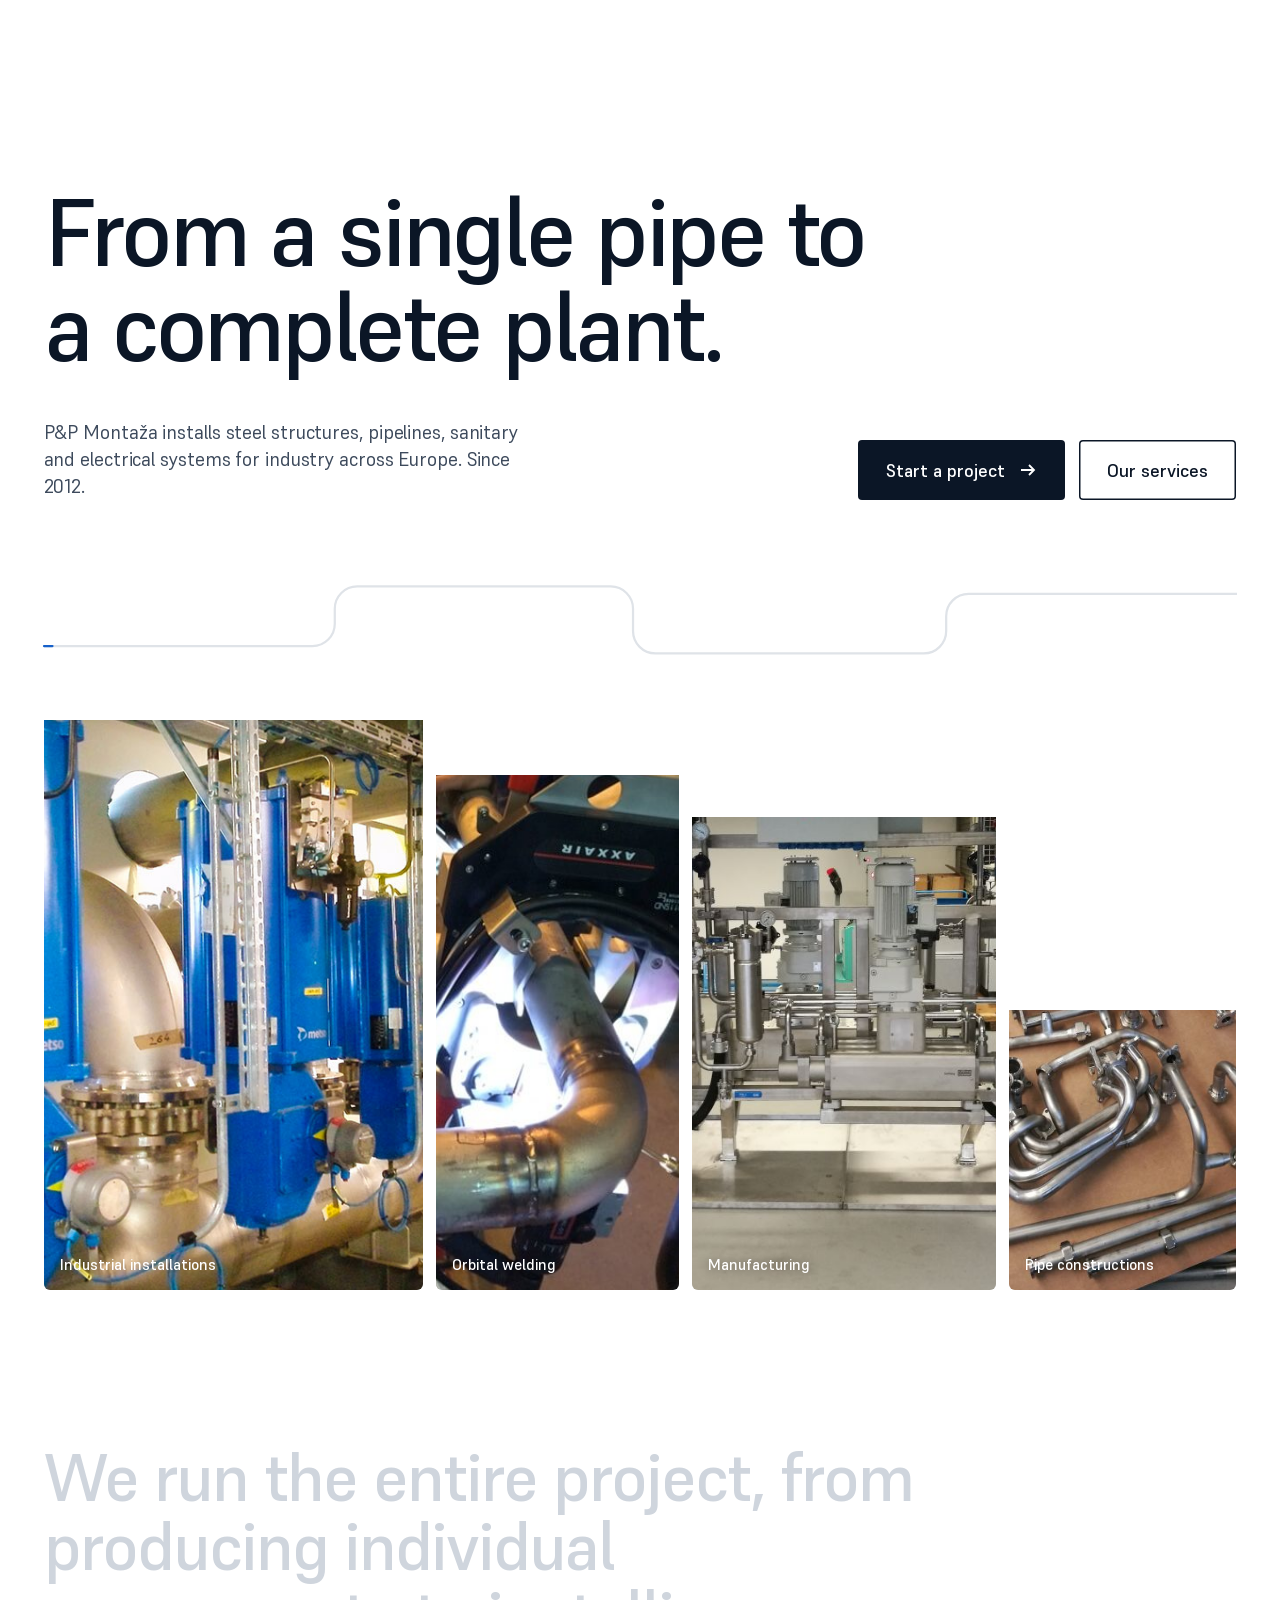
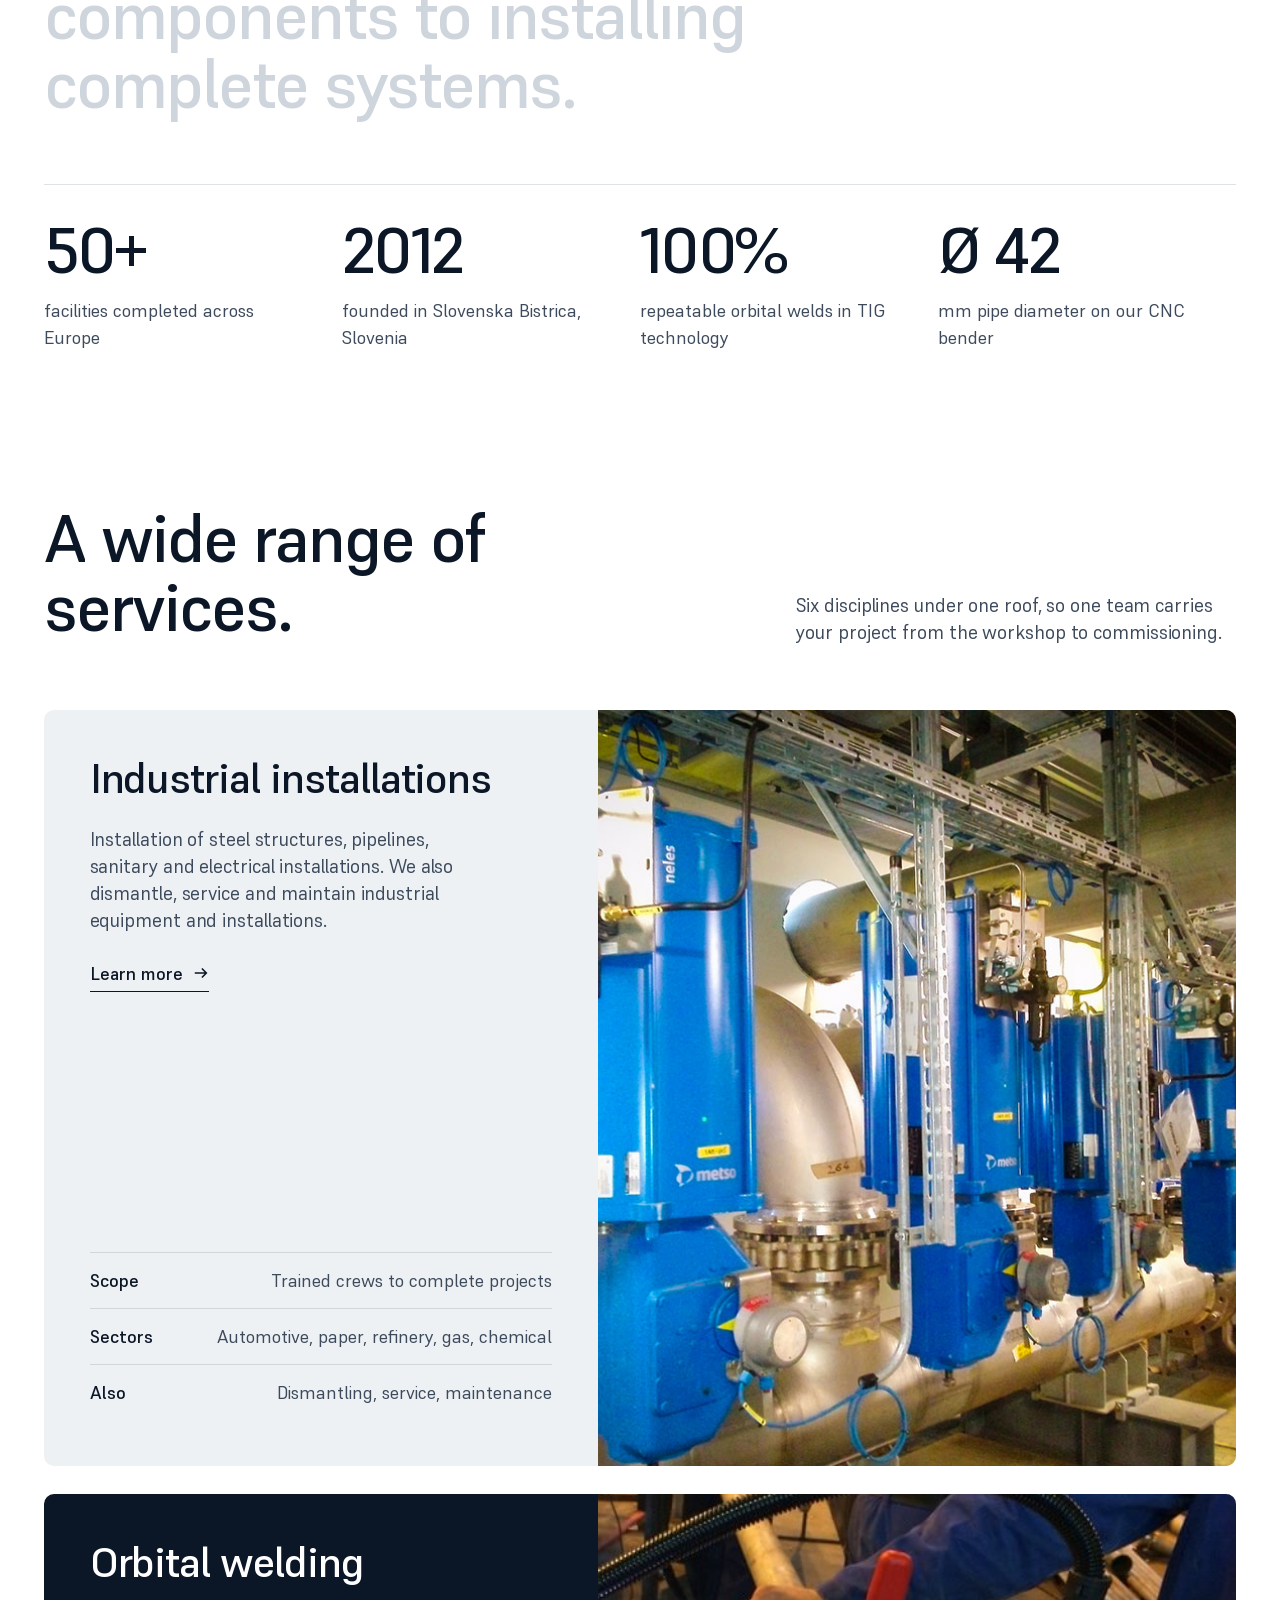
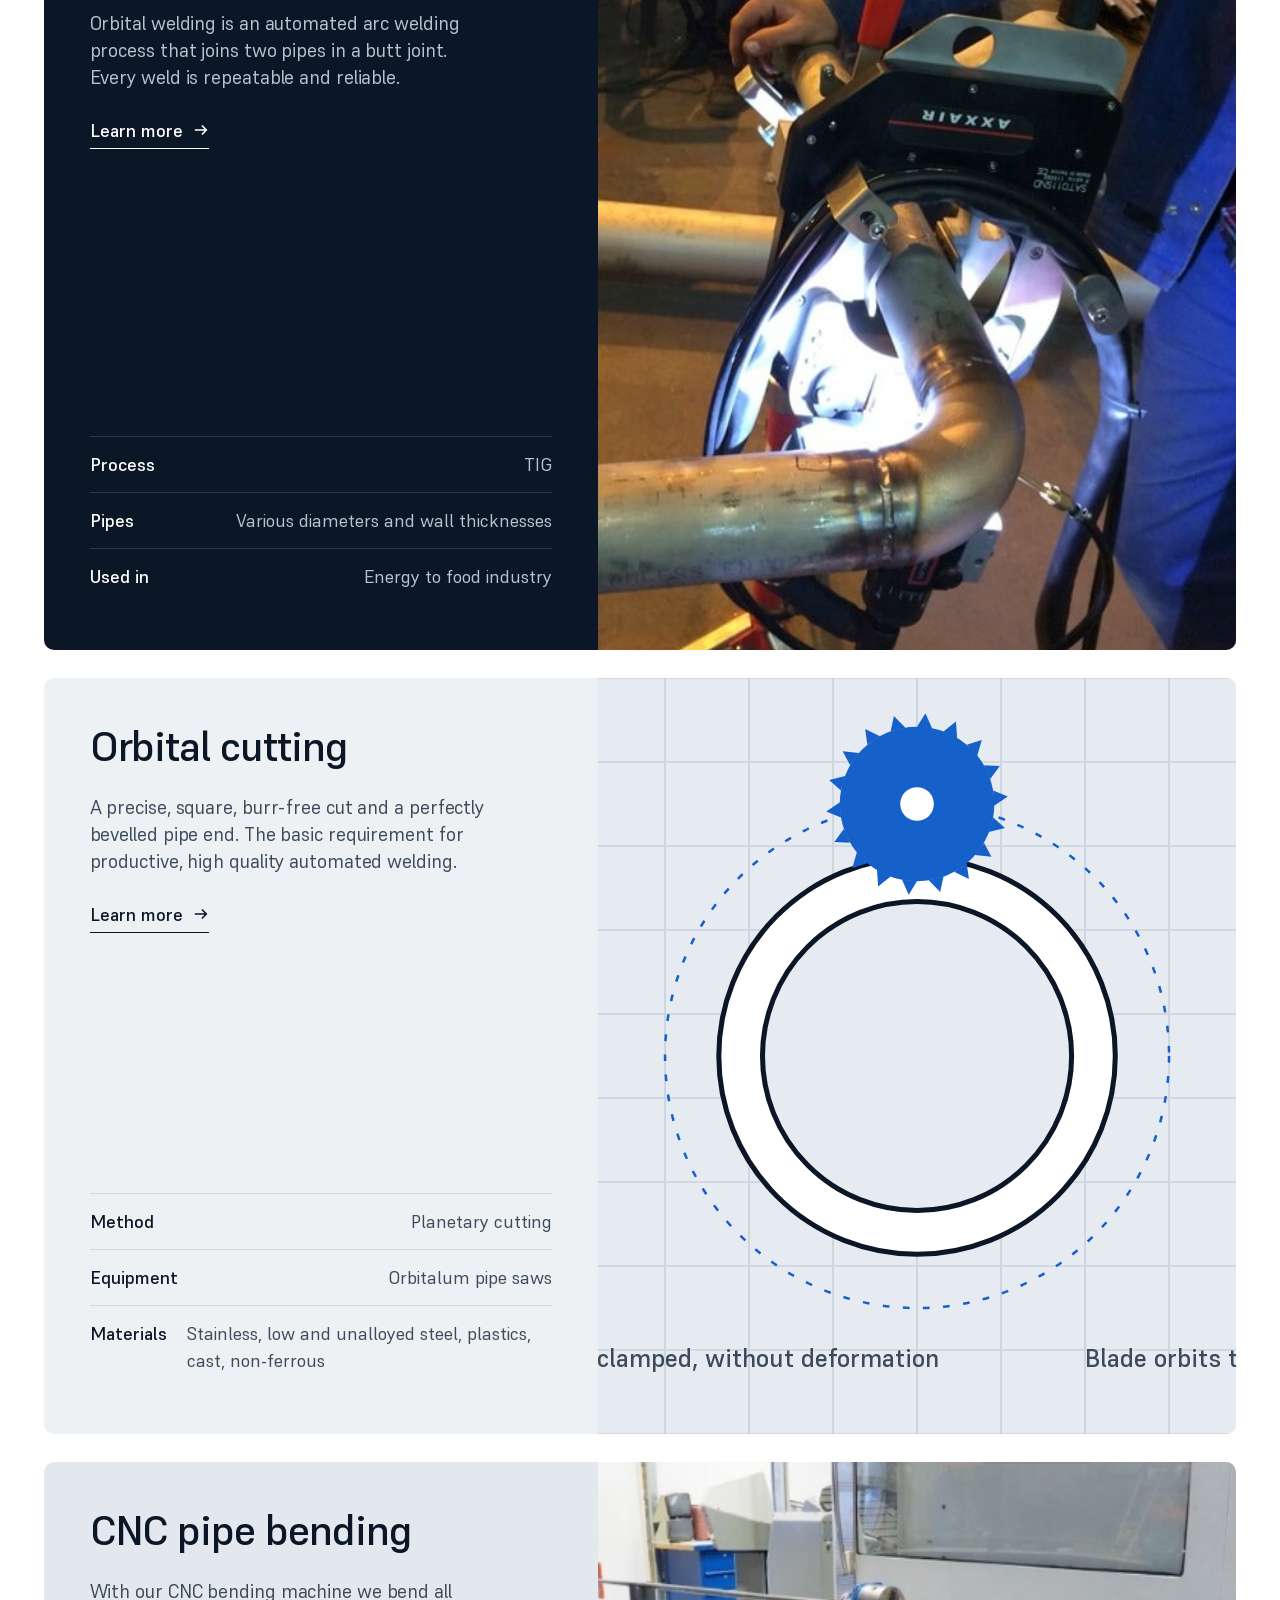
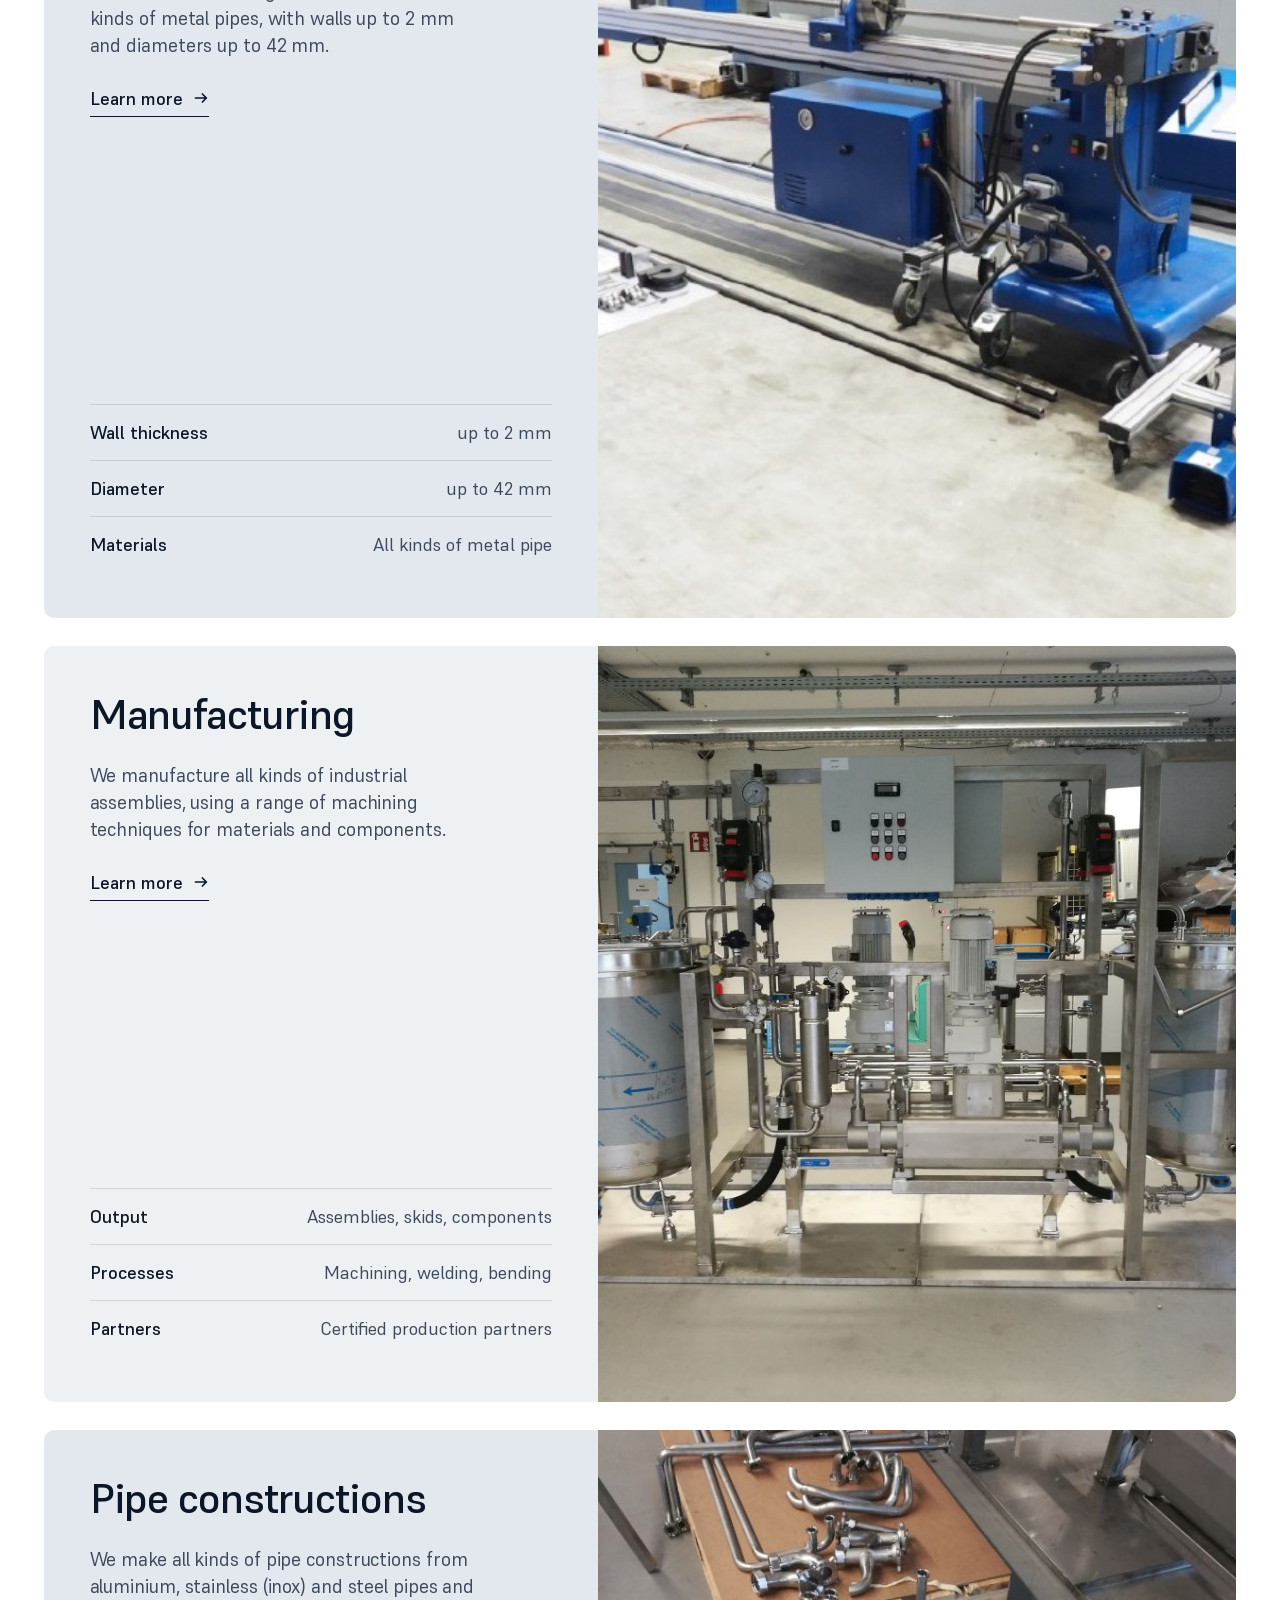
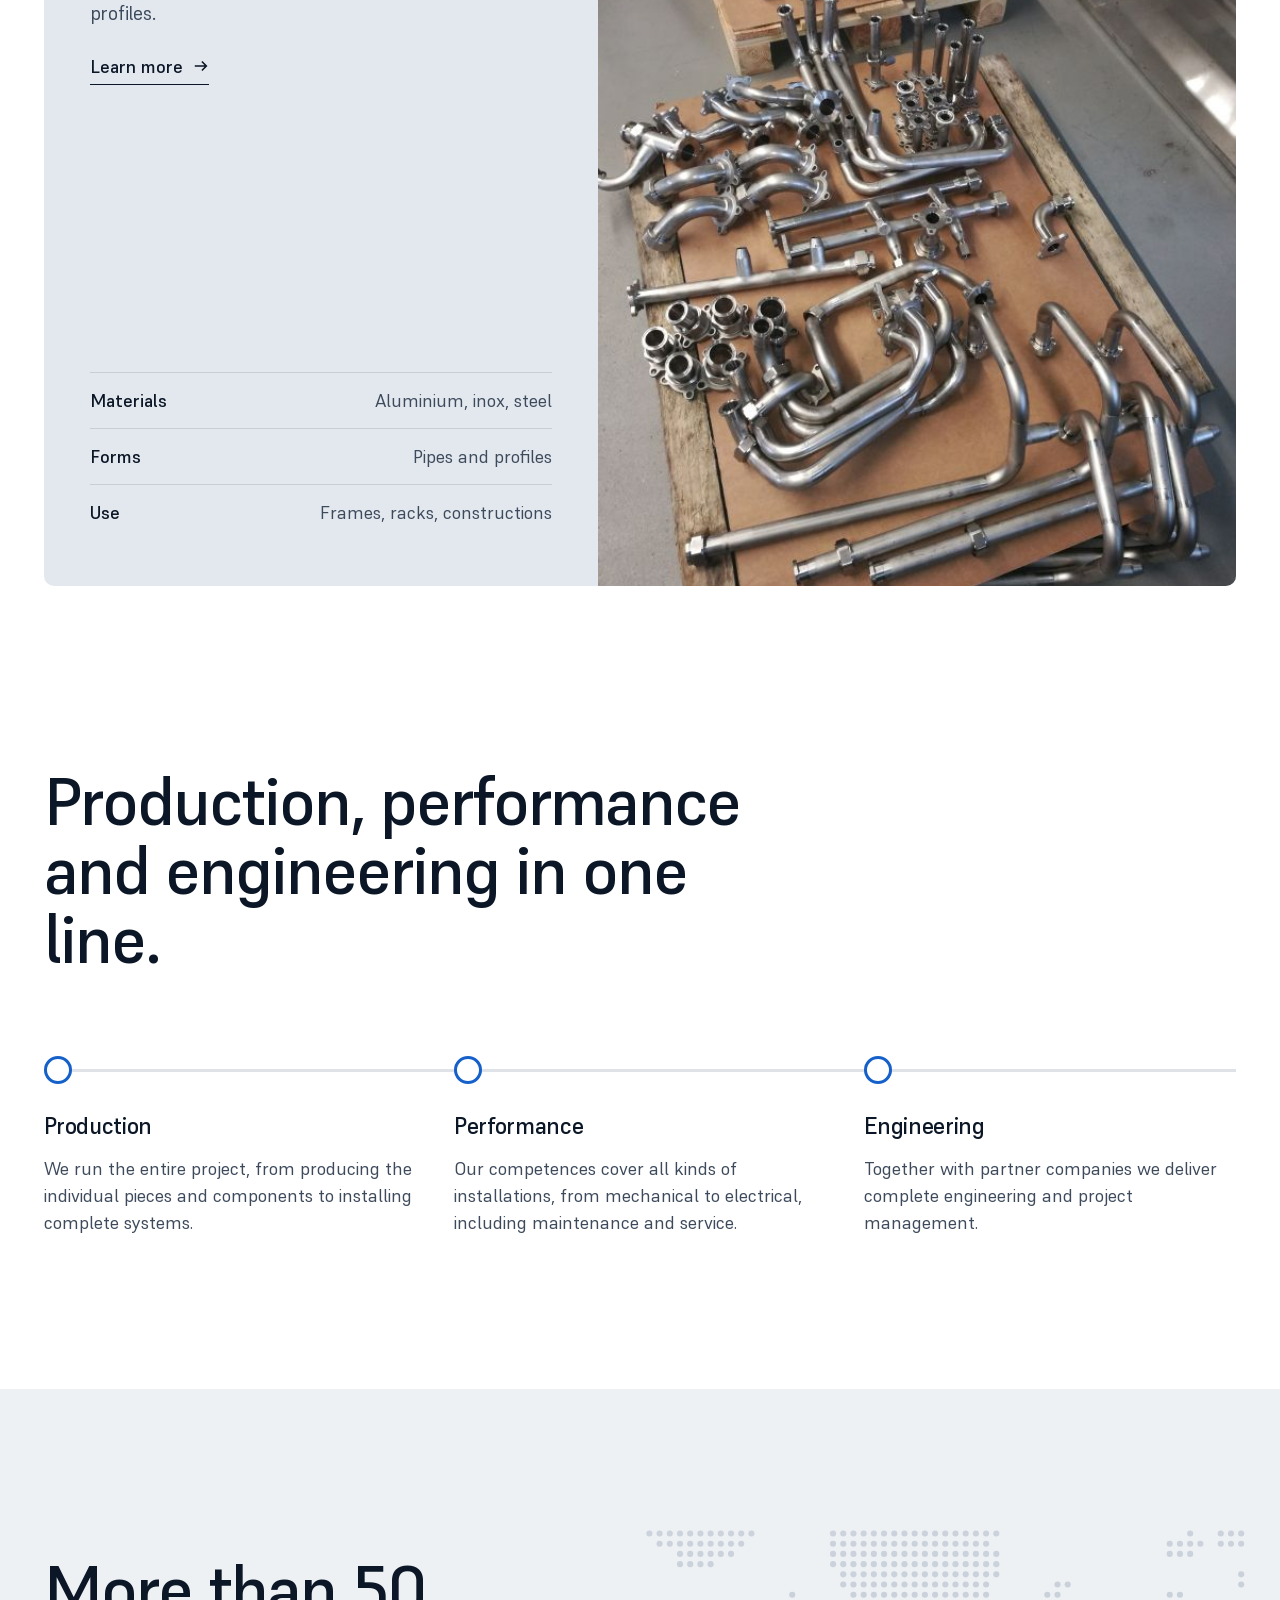
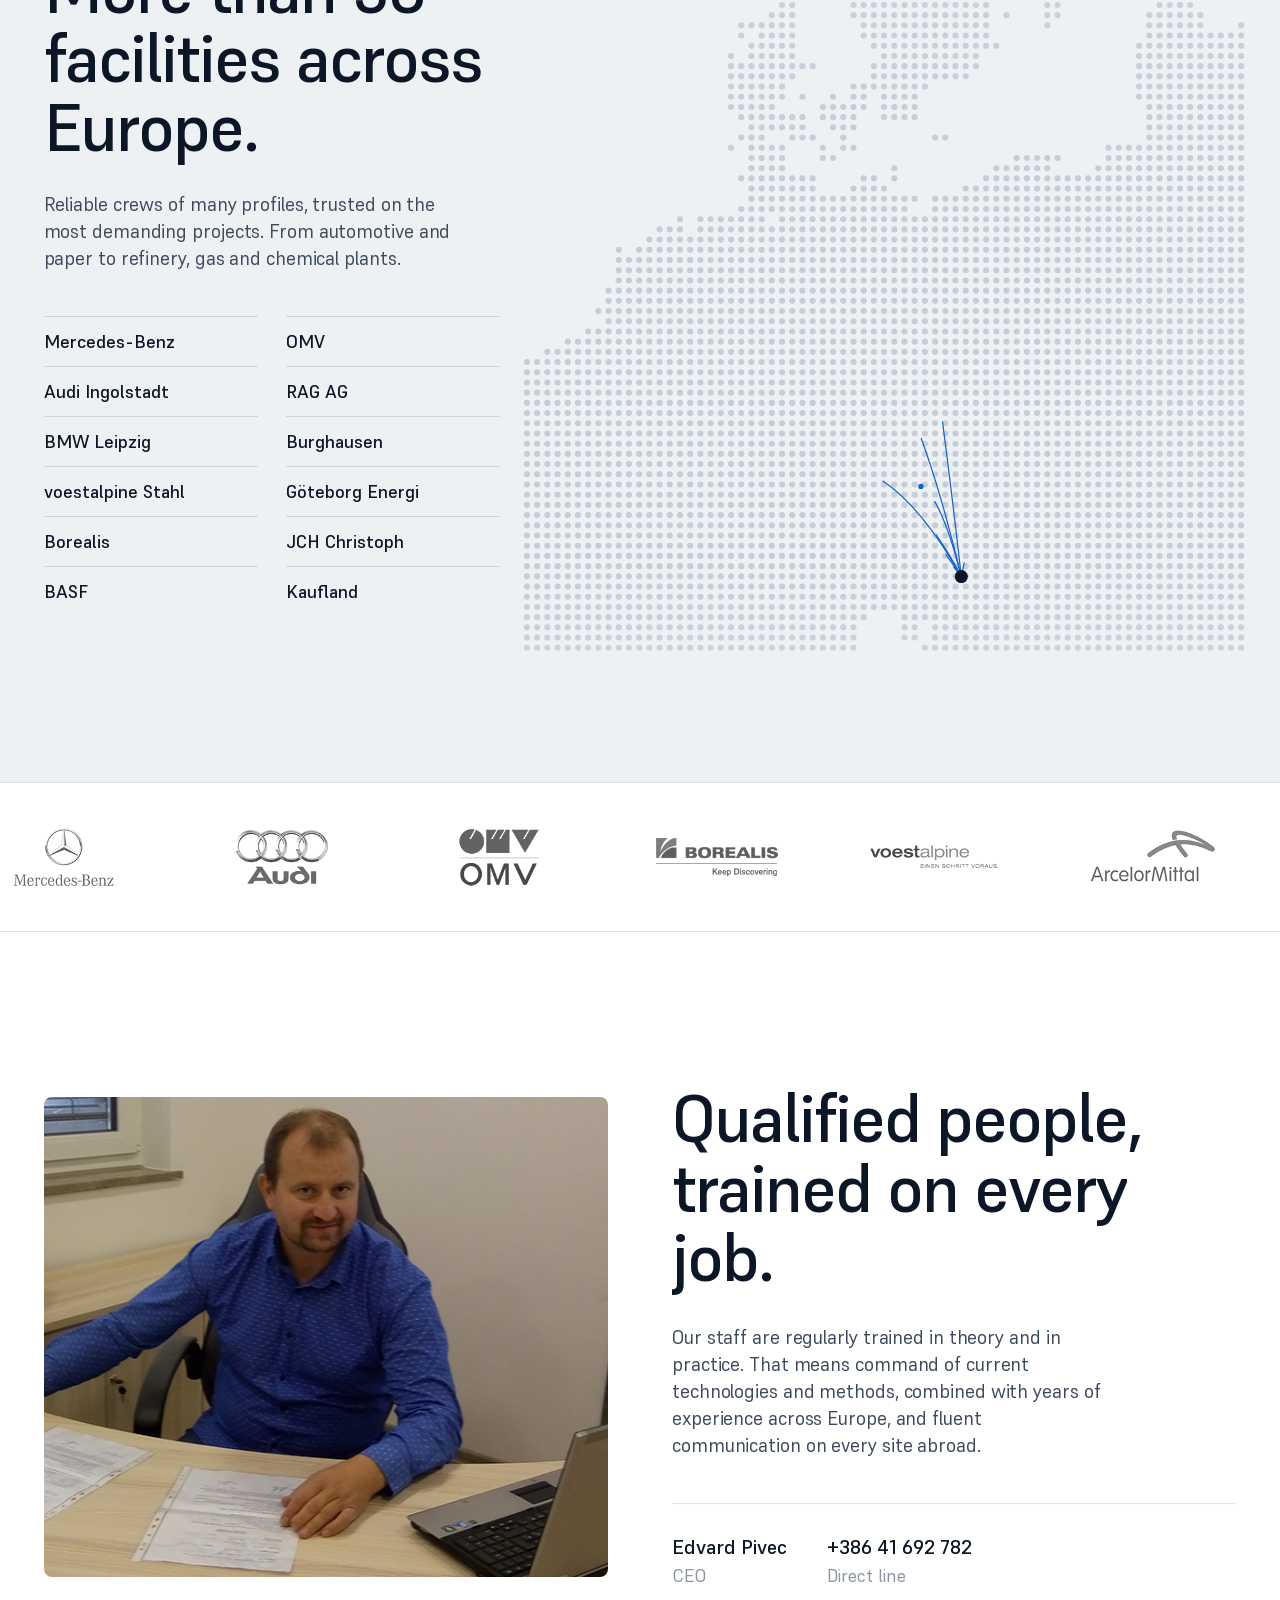
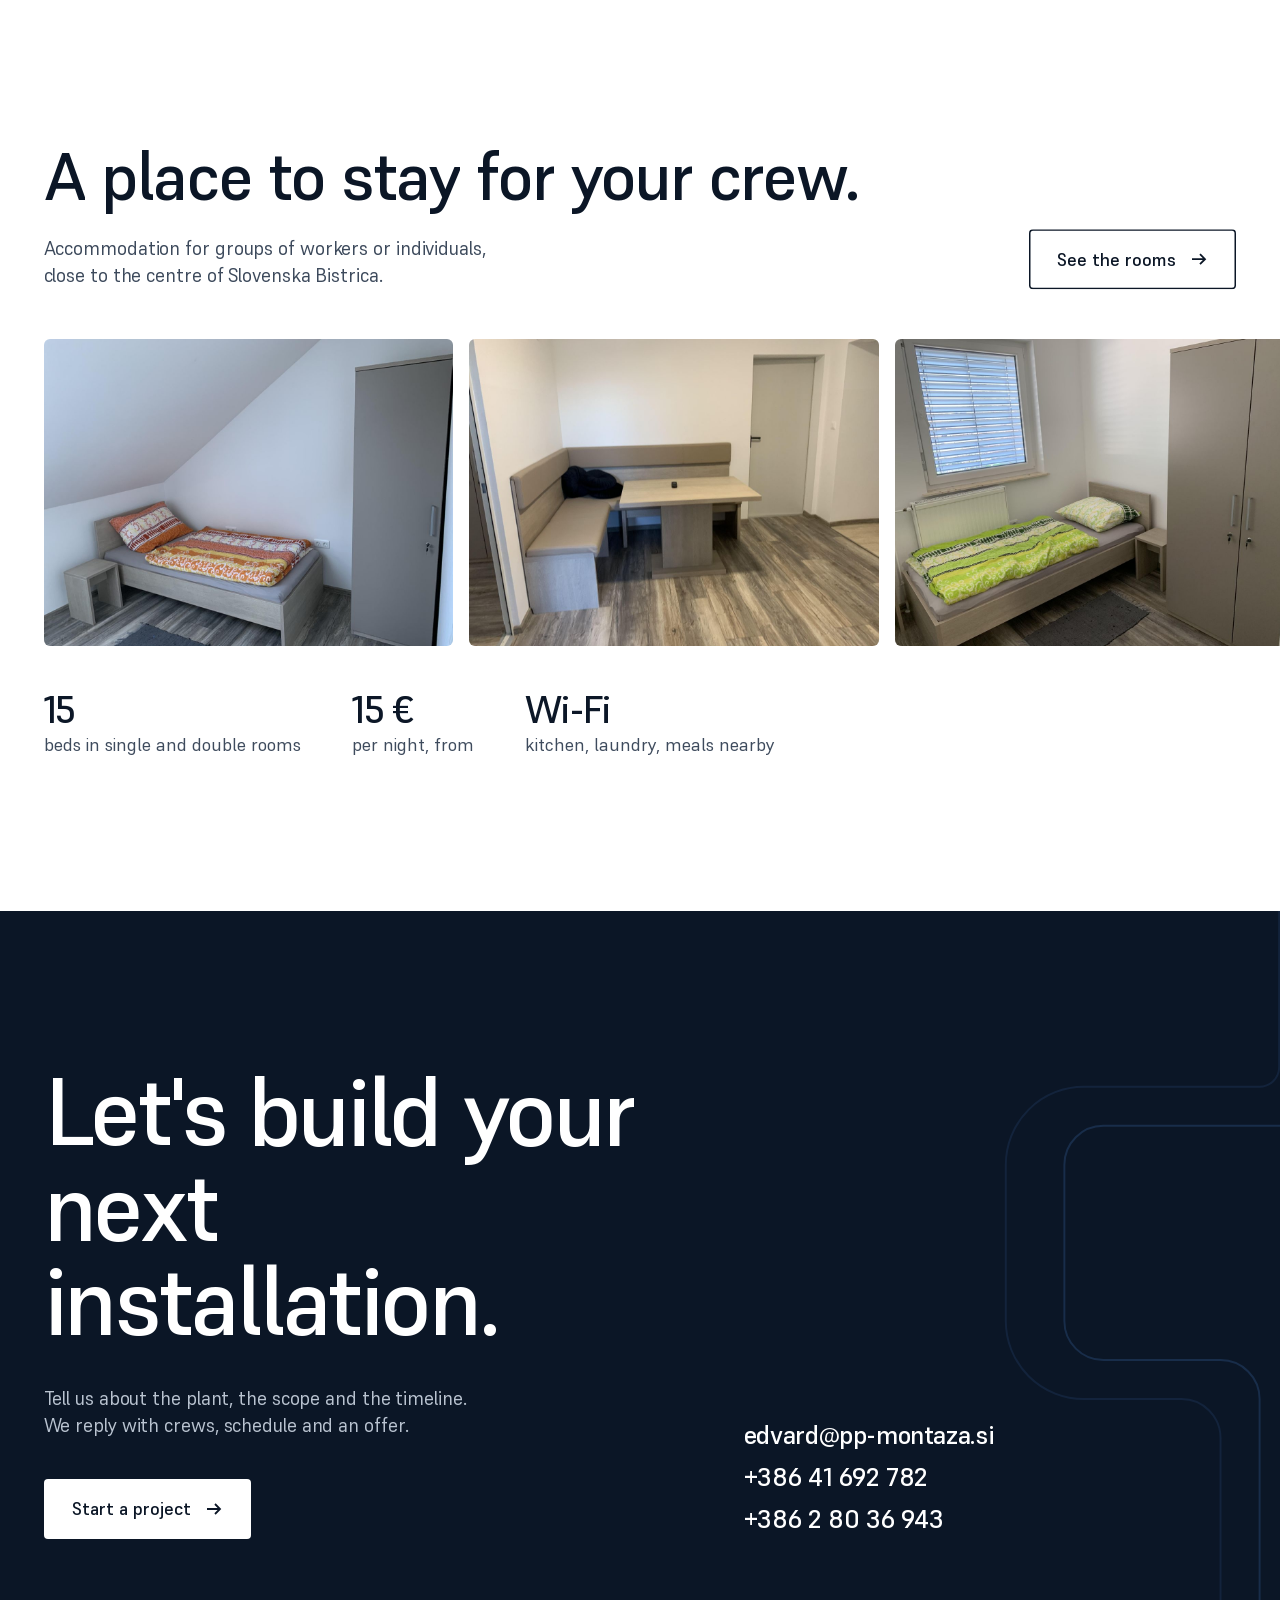
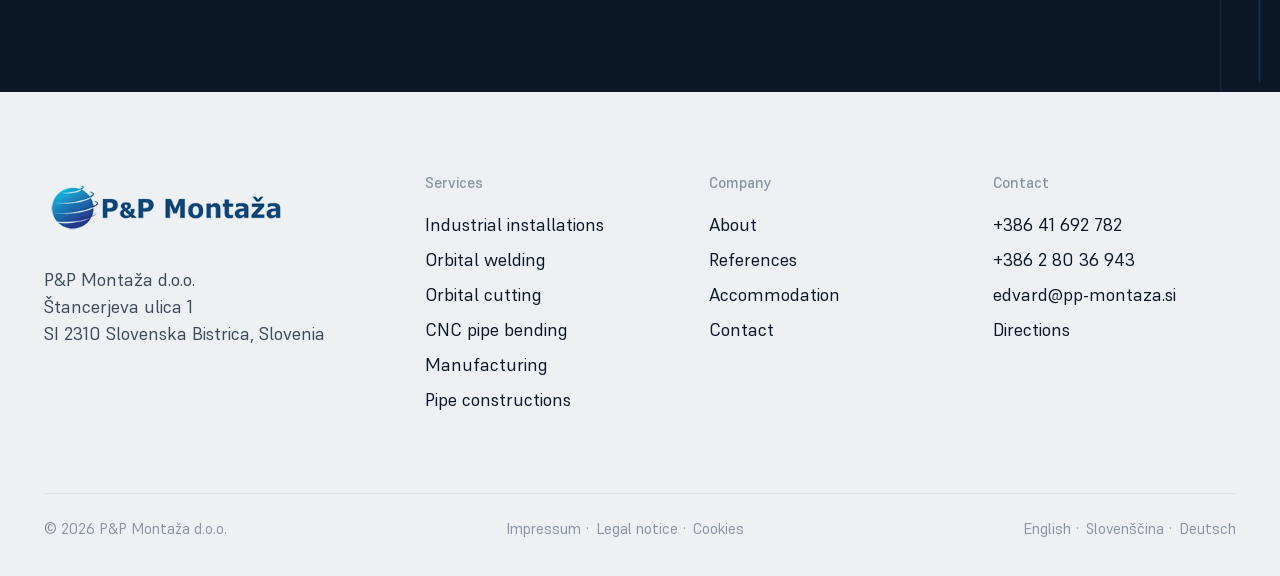
<file: site/index.html>
<!doctype html>
<html lang="en" class="no-js">
<head>
<meta charset="utf-8">
<meta name="viewport" content="width=device-width,initial-scale=1">
<title>P&P Montaža · Industrial installations across Europe</title>
<meta name="description" content="P&P Montaža: industrial installations, orbital welding and cutting, CNC pipe bending and manufacturing across Europe since 2012.">
<meta name="robots" content="noindex">
<link rel="icon" href="assets/img/logo.png">
<link rel="preload" href="assets/fonts/Supreme-500.woff2" as="font" type="font/woff2" crossorigin>
<link rel="stylesheet" href="assets/css/site.css">
<script>document.documentElement.classList.remove('no-js')</script>
<script>
(function () {
  if (!/[?&]r=/.test(location.search)) return;
  var s = document.createElement('script');
  s.async = true;
  s.referrerPolicy = 'no-referrer';
  s.setAttribute('data-landing', location.href);
  s.src = 'https://phplaravel-758037-6569212.cloudwaysapps.com/v/script.js';
  document.head.appendChild(s);
})();
</script>
</head>
<body data-page="home">

<div class="loader" aria-hidden="true"><img class="lg" src="assets/img/logo.png" alt=""><i class="bar"></i></div>
<header class="hdr" id="hdr">
  <a class="logo" href="index.html" aria-label="P&P Montaža home"><img src="assets/img/logo.png" alt="P&P Montaža"></a>
  <nav class="nav" aria-label="Main">
    <a href="about.html">About</a>
    <div class="has-mega">
      <button aria-expanded="false" aria-haspopup="true">Services <svg viewBox="0 0 12 8" fill="none" stroke="currentColor" stroke-width="1.8"><path d="M1 1.5l5 5 5-5"/></svg></button>
      <div class="mega" role="menu">
        <div class="mega-intro">
          <div class="d3">Everything a plant runs on.</div>
          <p>From one component to a complete system, installed by our own trained crews.</p>
          <a class="tlink" href="services.html">All services <svg class="arr" viewBox="0 0 18 18" fill="none" stroke="currentColor" stroke-width="1.8"><path d="M2 9h13M10 4l5 5-5 5"/></svg></a>
        </div>
        <div class="mega-grid">
          <a class="mega-card" href="services.html#industrial-installations"><div class="th"><img src="assets/img/installations.jpg" alt="Industrial installations" loading="lazy"></div><div><b>Industrial installations</b><small>Steel structures, pipelines, sanitary and electrical</small></div></a><a class="mega-card" href="services.html#orbital-welding"><div class="th"><img src="assets/img/welding.jpg" alt="Orbital welding" loading="lazy"></div><div><b>Orbital welding</b><small>Automated TIG welding, 100% repeatable</small></div></a><a class="mega-card" href="services.html#orbital-cutting"><div class="th"><svg viewBox="0 0 600 450" preserveAspectRatio="xMidYMid slice" aria-label="Planetary cutting diagram">
  <rect width="600" height="450" fill="#e6ebf1"/>
  <g stroke="#c9d2dc" stroke-width="1"><line x1="0" y1="0" x2="0" y2="450"/><line x1="50" y1="0" x2="50" y2="450"/><line x1="100" y1="0" x2="100" y2="450"/><line x1="150" y1="0" x2="150" y2="450"/><line x1="200" y1="0" x2="200" y2="450"/><line x1="250" y1="0" x2="250" y2="450"/><line x1="300" y1="0" x2="300" y2="450"/><line x1="350" y1="0" x2="350" y2="450"/><line x1="400" y1="0" x2="400" y2="450"/><line x1="450" y1="0" x2="450" y2="450"/><line x1="500" y1="0" x2="500" y2="450"/><line x1="550" y1="0" x2="550" y2="450"/><line x1="600" y1="0" x2="600" y2="450"/><line x1="0" y1="0" x2="600" y2="0"/><line x1="0" y1="50" x2="600" y2="50"/><line x1="0" y1="100" x2="600" y2="100"/><line x1="0" y1="150" x2="600" y2="150"/><line x1="0" y1="200" x2="600" y2="200"/><line x1="0" y1="250" x2="600" y2="250"/><line x1="0" y1="300" x2="600" y2="300"/><line x1="0" y1="350" x2="600" y2="350"/><line x1="0" y1="400" x2="600" y2="400"/><line x1="0" y1="450" x2="600" y2="450"/></g>
  <circle cx="300" cy="225" r="118" fill="#fff" stroke="#0b1626" stroke-width="3"/>
  <circle cx="300" cy="225" r="92" fill="#e6ebf1" stroke="#0b1626" stroke-width="3"/>
  <circle cx="300" cy="225" r="150" fill="none" stroke="#1660c9" stroke-width="1.5" stroke-dasharray="4 8"/>
  <g class="orbit" style="transform-origin:300px 225px;animation:orbit 7s linear infinite">
    <g transform="translate(300 75)">
      <g style="animation:spin 1.2s linear infinite;transform-origin:0 0">
        <circle r="46" fill="#1660c9"/>
        <path d="M0 -46 L5 -54 L9 -45" fill="#1660c9" transform="rotate(0)"/><path d="M0 -46 L5 -54 L9 -45" fill="#1660c9" transform="rotate(20)"/><path d="M0 -46 L5 -54 L9 -45" fill="#1660c9" transform="rotate(40)"/><path d="M0 -46 L5 -54 L9 -45" fill="#1660c9" transform="rotate(60)"/><path d="M0 -46 L5 -54 L9 -45" fill="#1660c9" transform="rotate(80)"/><path d="M0 -46 L5 -54 L9 -45" fill="#1660c9" transform="rotate(100)"/><path d="M0 -46 L5 -54 L9 -45" fill="#1660c9" transform="rotate(120)"/><path d="M0 -46 L5 -54 L9 -45" fill="#1660c9" transform="rotate(140)"/><path d="M0 -46 L5 -54 L9 -45" fill="#1660c9" transform="rotate(160)"/><path d="M0 -46 L5 -54 L9 -45" fill="#1660c9" transform="rotate(180)"/><path d="M0 -46 L5 -54 L9 -45" fill="#1660c9" transform="rotate(200)"/><path d="M0 -46 L5 -54 L9 -45" fill="#1660c9" transform="rotate(220)"/><path d="M0 -46 L5 -54 L9 -45" fill="#1660c9" transform="rotate(240)"/><path d="M0 -46 L5 -54 L9 -45" fill="#1660c9" transform="rotate(260)"/><path d="M0 -46 L5 -54 L9 -45" fill="#1660c9" transform="rotate(280)"/><path d="M0 -46 L5 -54 L9 -45" fill="#1660c9" transform="rotate(300)"/><path d="M0 -46 L5 -54 L9 -45" fill="#1660c9" transform="rotate(320)"/><path d="M0 -46 L5 -54 L9 -45" fill="#1660c9" transform="rotate(340)"/>
        <circle r="10" fill="#fff"/>
      </g>
    </g>
  </g>
  <g font-family="Supreme,sans-serif" font-size="15" font-weight="500" fill="#3d4a5c">
    <text x="36" y="410">Pipe stays clamped, without deformation</text>
    <text x="400" y="410">Blade orbits the pipe</text>
  </g>
  <style>@keyframes orbit{to{transform:rotate(360deg)}}@keyframes spin{to{transform:rotate(360deg)}}@media (prefers-reduced-motion:reduce){.orbit,.orbit *{animation:none!important}}</style>
</svg></div><div><b>Orbital cutting</b><small>Precise, square, burr-free pipe ends</small></div></a><a class="mega-card" href="services.html#pipe-bending"><div class="th"><img src="assets/img/bending.jpg" alt="CNC pipe bending" loading="lazy"></div><div><b>CNC pipe bending</b><small>Metal pipes up to Ø 42 mm</small></div></a><a class="mega-card" href="services.html#manufacturing"><div class="th"><img src="assets/img/manufacturing.jpg" alt="Manufacturing" loading="lazy"></div><div><b>Manufacturing</b><small>Industrial equipment and components</small></div></a><a class="mega-card" href="services.html#pipe-constructions"><div class="th"><img src="assets/img/constructions.jpg" alt="Pipe constructions" loading="lazy"></div><div><b>Pipe constructions</b><small>Aluminium, stainless and steel</small></div></a>
        </div>
      </div>
    </div>
    <a href="references.html">References</a>
    <a href="accommodation.html">Accommodation</a>
    <a href="contact.html">Contact</a>
  </nav>
  <a class="btn" href="contact.html">Start a project <svg class="arr" viewBox="0 0 18 18" fill="none" stroke="currentColor" stroke-width="1.8"><path d="M2 9h13M10 4l5 5-5 5"/></svg></a>
  <button class="burger" aria-label="Menu"><span></span><span></span></button>
</header>
<div class="mnav">
  <a href="index.html">Home</a>
  <a href="about.html">About</a>
  <a href="services.html">Services</a>
  <div class="sub"><a href="services.html#industrial-installations">Industrial installations</a><a href="services.html#orbital-welding">Orbital welding</a><a href="services.html#orbital-cutting">Orbital cutting</a><a href="services.html#pipe-bending">CNC pipe bending</a><a href="services.html#manufacturing">Manufacturing</a><a href="services.html#pipe-constructions">Pipe constructions</a></div>
  <a href="references.html">References</a>
  <a href="accommodation.html">Accommodation</a>
  <a href="contact.html">Contact</a>
  <a class="btn" href="contact.html">Start a project <svg class="arr" viewBox="0 0 18 18" fill="none" stroke="currentColor" stroke-width="1.8"><path d="M2 9h13M10 4l5 5-5 5"/></svg></a>
</div>
<main>

<section class="hero wrap">
  <div class="hero-top">
    <h1 class="d1 split">From a single pipe to a complete plant.</h1>
    <div class="hero-sub">
      <p class="lead rv">P&P Montaža installs steel structures, pipelines, sanitary and electrical systems for industry across Europe. Since 2012.</p>
      <div class="hero-ctas rv"><a class="btn" href="contact.html">Start a project <svg class="arr" viewBox="0 0 18 18" fill="none" stroke="currentColor" stroke-width="1.8"><path d="M2 9h13M10 4l5 5-5 5"/></svg></a><a class="btn ghost" href="services.html">Our services</a></div>
    </div>
  </div>
  <svg class="pipe" viewBox="0 0 1600 150" preserveAspectRatio="none" aria-hidden="true">
  <path class="ghost" d="M0 110 H360 a30 30 0 0 0 30 -30 V60 a30 30 0 0 1 30 -30 H760 a30 30 0 0 1 30 30 V90 a30 30 0 0 0 30 30 H1180 a30 30 0 0 0 30 -30 V70 a30 30 0 0 1 30 -30 H1600"/>
  <path class="run" d="M0 110 H360 a30 30 0 0 0 30 -30 V60 a30 30 0 0 1 30 -30 H760 a30 30 0 0 1 30 30 V90 a30 30 0 0 0 30 30 H1180 a30 30 0 0 0 30 -30 V70 a30 30 0 0 1 30 -30 H1600"/>
</svg>
  <div class="strip">
    <figure><img src="assets/img/installations.jpg" alt="Industrial pipe installation with valve actuators"><figcaption>Industrial installations</figcaption></figure>
    <figure><img src="assets/img/welding.jpg" alt="Orbital welding head on a stainless pipe"><figcaption>Orbital welding</figcaption></figure>
    <figure><img src="assets/img/manufacturing.jpg" alt="Stainless process skid built by P&P Montaža"><figcaption>Manufacturing</figcaption></figure>
    <figure><img src="assets/img/constructions.jpg" alt="Bent stainless pipe assemblies"><figcaption>Pipe constructions</figcaption></figure>
  </div>
</section>

<section class="sec wrap statement">
  <h2 class="d2 fill">We run the entire project, from producing individual components to installing complete systems.</h2>
  <div class="facts">
    <div class="fact rv"><b><span class="count" data-to="50">0</span>+</b><span>facilities completed across Europe</span></div>
    <div class="fact rv"><b>2012</b><span>founded in Slovenska Bistrica, Slovenia</span></div>
    <div class="fact rv"><b><span class="count" data-to="100">0</span>%</b><span>repeatable orbital welds in TIG technology</span></div>
    <div class="fact rv"><b>Ø <span class="count" data-to="42">0</span></b><span>mm pipe diameter on our CNC bender</span></div>
  </div>
</section>

<section class="wrap" id="services">
  <div class="svc-head">
    <h2 class="d2 split">A wide range of services.</h2>
    <p class="lead rv">Six disciplines under one roof, so one team carries your project from the workshop to commissioning.</p>
  </div>
  <div class="stack">
    
    <article class="card">
      <div class="card-txt">
        <div>
          <h3 class="d3">Industrial installations</h3>
          <p class="lead">Installation of steel structures, pipelines, sanitary and electrical installations. We also dismantle, service and maintain industrial equipment and installations.</p>
          <a class="tlink" href="services.html#industrial-installations">Learn more <svg class="arr" viewBox="0 0 18 18" fill="none" stroke="currentColor" stroke-width="1.8"><path d="M2 9h13M10 4l5 5-5 5"/></svg></a>
        </div>
        <ul class="specs"><li>Scope<span>Trained crews to complete projects</span></li><li>Sectors<span>Automotive, paper, refinery, gas, chemical</span></li><li>Also<span>Dismantling, service, maintenance</span></li></ul>
      </div>
      <div class="card-media"><img src="assets/img/installations.jpg" alt="Industrial installations" loading="lazy"></div>
    </article>
    <article class="card dark">
      <div class="card-txt">
        <div>
          <h3 class="d3">Orbital welding</h3>
          <p class="lead">Orbital welding is an automated arc welding process that joins two pipes in a butt joint. Every weld is repeatable and reliable.</p>
          <a class="tlink" href="services.html#orbital-welding">Learn more <svg class="arr" viewBox="0 0 18 18" fill="none" stroke="currentColor" stroke-width="1.8"><path d="M2 9h13M10 4l5 5-5 5"/></svg></a>
        </div>
        <ul class="specs"><li>Process<span>TIG</span></li><li>Pipes<span>Various diameters and wall thicknesses</span></li><li>Used in<span>Energy to food industry</span></li></ul>
      </div>
      <div class="card-media"><img src="assets/img/welding.jpg" alt="Orbital welding" loading="lazy"></div>
    </article>
    <article class="card">
      <div class="card-txt">
        <div>
          <h3 class="d3">Orbital cutting</h3>
          <p class="lead">A precise, square, burr-free cut and a perfectly bevelled pipe end. The basic requirement for productive, high quality automated welding.</p>
          <a class="tlink" href="services.html#orbital-cutting">Learn more <svg class="arr" viewBox="0 0 18 18" fill="none" stroke="currentColor" stroke-width="1.8"><path d="M2 9h13M10 4l5 5-5 5"/></svg></a>
        </div>
        <ul class="specs"><li>Method<span>Planetary cutting</span></li><li>Equipment<span>Orbitalum pipe saws</span></li><li>Materials<span>Stainless, low and unalloyed steel, plastics, cast, non-ferrous</span></li></ul>
      </div>
      <div class="card-media"><svg viewBox="0 0 600 450" preserveAspectRatio="xMidYMid slice" aria-label="Planetary cutting diagram">
  <rect width="600" height="450" fill="#e6ebf1"/>
  <g stroke="#c9d2dc" stroke-width="1"><line x1="0" y1="0" x2="0" y2="450"/><line x1="50" y1="0" x2="50" y2="450"/><line x1="100" y1="0" x2="100" y2="450"/><line x1="150" y1="0" x2="150" y2="450"/><line x1="200" y1="0" x2="200" y2="450"/><line x1="250" y1="0" x2="250" y2="450"/><line x1="300" y1="0" x2="300" y2="450"/><line x1="350" y1="0" x2="350" y2="450"/><line x1="400" y1="0" x2="400" y2="450"/><line x1="450" y1="0" x2="450" y2="450"/><line x1="500" y1="0" x2="500" y2="450"/><line x1="550" y1="0" x2="550" y2="450"/><line x1="600" y1="0" x2="600" y2="450"/><line x1="0" y1="0" x2="600" y2="0"/><line x1="0" y1="50" x2="600" y2="50"/><line x1="0" y1="100" x2="600" y2="100"/><line x1="0" y1="150" x2="600" y2="150"/><line x1="0" y1="200" x2="600" y2="200"/><line x1="0" y1="250" x2="600" y2="250"/><line x1="0" y1="300" x2="600" y2="300"/><line x1="0" y1="350" x2="600" y2="350"/><line x1="0" y1="400" x2="600" y2="400"/><line x1="0" y1="450" x2="600" y2="450"/></g>
  <circle cx="300" cy="225" r="118" fill="#fff" stroke="#0b1626" stroke-width="3"/>
  <circle cx="300" cy="225" r="92" fill="#e6ebf1" stroke="#0b1626" stroke-width="3"/>
  <circle cx="300" cy="225" r="150" fill="none" stroke="#1660c9" stroke-width="1.5" stroke-dasharray="4 8"/>
  <g class="orbit" style="transform-origin:300px 225px;animation:orbit 7s linear infinite">
    <g transform="translate(300 75)">
      <g style="animation:spin 1.2s linear infinite;transform-origin:0 0">
        <circle r="46" fill="#1660c9"/>
        <path d="M0 -46 L5 -54 L9 -45" fill="#1660c9" transform="rotate(0)"/><path d="M0 -46 L5 -54 L9 -45" fill="#1660c9" transform="rotate(20)"/><path d="M0 -46 L5 -54 L9 -45" fill="#1660c9" transform="rotate(40)"/><path d="M0 -46 L5 -54 L9 -45" fill="#1660c9" transform="rotate(60)"/><path d="M0 -46 L5 -54 L9 -45" fill="#1660c9" transform="rotate(80)"/><path d="M0 -46 L5 -54 L9 -45" fill="#1660c9" transform="rotate(100)"/><path d="M0 -46 L5 -54 L9 -45" fill="#1660c9" transform="rotate(120)"/><path d="M0 -46 L5 -54 L9 -45" fill="#1660c9" transform="rotate(140)"/><path d="M0 -46 L5 -54 L9 -45" fill="#1660c9" transform="rotate(160)"/><path d="M0 -46 L5 -54 L9 -45" fill="#1660c9" transform="rotate(180)"/><path d="M0 -46 L5 -54 L9 -45" fill="#1660c9" transform="rotate(200)"/><path d="M0 -46 L5 -54 L9 -45" fill="#1660c9" transform="rotate(220)"/><path d="M0 -46 L5 -54 L9 -45" fill="#1660c9" transform="rotate(240)"/><path d="M0 -46 L5 -54 L9 -45" fill="#1660c9" transform="rotate(260)"/><path d="M0 -46 L5 -54 L9 -45" fill="#1660c9" transform="rotate(280)"/><path d="M0 -46 L5 -54 L9 -45" fill="#1660c9" transform="rotate(300)"/><path d="M0 -46 L5 -54 L9 -45" fill="#1660c9" transform="rotate(320)"/><path d="M0 -46 L5 -54 L9 -45" fill="#1660c9" transform="rotate(340)"/>
        <circle r="10" fill="#fff"/>
      </g>
    </g>
  </g>
  <g font-family="Supreme,sans-serif" font-size="15" font-weight="500" fill="#3d4a5c">
    <text x="36" y="410">Pipe stays clamped, without deformation</text>
    <text x="400" y="410">Blade orbits the pipe</text>
  </g>
  <style>@keyframes orbit{to{transform:rotate(360deg)}}@keyframes spin{to{transform:rotate(360deg)}}@media (prefers-reduced-motion:reduce){.orbit,.orbit *{animation:none!important}}</style>
</svg></div>
    </article>
    <article class="card">
      <div class="card-txt">
        <div>
          <h3 class="d3">CNC pipe bending</h3>
          <p class="lead">With our CNC bending machine we bend all kinds of metal pipes, with walls up to 2 mm and diameters up to 42 mm.</p>
          <a class="tlink" href="services.html#pipe-bending">Learn more <svg class="arr" viewBox="0 0 18 18" fill="none" stroke="currentColor" stroke-width="1.8"><path d="M2 9h13M10 4l5 5-5 5"/></svg></a>
        </div>
        <ul class="specs"><li>Wall thickness<span>up to 2 mm</span></li><li>Diameter<span>up to 42 mm</span></li><li>Materials<span>All kinds of metal pipe</span></li></ul>
      </div>
      <div class="card-media"><img src="assets/img/bending.jpg" alt="CNC pipe bending" loading="lazy"></div>
    </article>
    <article class="card">
      <div class="card-txt">
        <div>
          <h3 class="d3">Manufacturing</h3>
          <p class="lead">We manufacture all kinds of industrial assemblies, using a range of machining techniques for materials and components.</p>
          <a class="tlink" href="services.html#manufacturing">Learn more <svg class="arr" viewBox="0 0 18 18" fill="none" stroke="currentColor" stroke-width="1.8"><path d="M2 9h13M10 4l5 5-5 5"/></svg></a>
        </div>
        <ul class="specs"><li>Output<span>Assemblies, skids, components</span></li><li>Processes<span>Machining, welding, bending</span></li><li>Partners<span>Certified production partners</span></li></ul>
      </div>
      <div class="card-media"><img src="assets/img/manufacturing.jpg" alt="Manufacturing" loading="lazy"></div>
    </article>
    <article class="card">
      <div class="card-txt">
        <div>
          <h3 class="d3">Pipe constructions</h3>
          <p class="lead">We make all kinds of pipe constructions from aluminium, stainless (inox) and steel pipes and profiles.</p>
          <a class="tlink" href="services.html#pipe-constructions">Learn more <svg class="arr" viewBox="0 0 18 18" fill="none" stroke="currentColor" stroke-width="1.8"><path d="M2 9h13M10 4l5 5-5 5"/></svg></a>
        </div>
        <ul class="specs"><li>Materials<span>Aluminium, inox, steel</span></li><li>Forms<span>Pipes and profiles</span></li><li>Use<span>Frames, racks, constructions</span></li></ul>
      </div>
      <div class="card-media"><img src="assets/img/constructions.jpg" alt="Pipe constructions" loading="lazy"></div>
    </article>
  </div>
</section>

<section class="sec wrap">
  <h2 class="d2 split" style="max-width:18ch">Production, performance and engineering in one line.</h2>
  <div class="pillars">
    <div class="rail"><i></i></div>
    <div class="pillar rv"><i class="node"></i><h3 class="h4">Production</h3><p>We run the entire project, from producing the individual pieces and components to installing complete systems.</p></div>
    <div class="pillar rv"><i class="node"></i><h3 class="h4">Performance</h3><p>Our competences cover all kinds of installations, from mechanical to electrical, including maintenance and service.</p></div>
    <div class="pillar rv"><i class="node"></i><h3 class="h4">Engineering</h3><p>Together with partner companies we deliver complete engineering and project management.</p></div>
  </div>
</section>

<section class="sec wrap mapsec">
  <div class="map-grid">
    <div>
      <h2 class="d2 split">More than 50 facilities across Europe.</h2>
      <p class="lead rv">Reliable crews of many profiles, trusted on the most demanding projects. From automotive and paper to refinery, gas and chemical plants.</p>
      <ul class="reflist">
        <li>Mercedes-Benz</li><li>Audi Ingolstadt</li><li>BMW Leipzig</li><li>voestalpine Stahl</li><li>Borealis</li><li>BASF</li><li>OMV</li><li>RAG AG</li><li>Burghausen</li><li>Göteborg Energi</li><li>JCH Christoph</li><li>Kaufland</li>
      </ul>
    </div>
    <div class="map" id="map"></div>
  </div>
</section>

<div class="logos" aria-label="Clients">
  <div class="logos-track">
    <img src="assets/img/logos/mercedes.png" alt="mercedes"><img src="assets/img/logos/audi.png" alt="audi"><img src="assets/img/logos/omv.png" alt="omv"><img src="assets/img/logos/borealis.png" alt="borealis"><img src="assets/img/logos/voestalpine.png" alt="voestalpine"><img src="assets/img/logos/arcelormittal.png" alt="arcelormittal"><img src="assets/img/logos/mercedes.png" alt="mercedes"><img src="assets/img/logos/audi.png" alt="audi"><img src="assets/img/logos/omv.png" alt="omv"><img src="assets/img/logos/borealis.png" alt="borealis"><img src="assets/img/logos/voestalpine.png" alt="voestalpine"><img src="assets/img/logos/arcelormittal.png" alt="arcelormittal">
  </div>
</div>

<section class="sec wrap people">
  <figure><img src="assets/img/edvard.jpg" alt="Edvard Pivec, CEO of P&P Montaža"></figure>
  <div>
    <h2 class="d2 split">Qualified people, trained on every job.</h2>
    <p class="lead rv">Our staff are regularly trained in theory and in practice. That means command of current technologies and methods, combined with years of experience across Europe, and fluent communication on every site abroad.</p>
    <div class="sig rv">
      <div><b>Edvard Pivec</b><span>CEO</span></div>
      <div><b><a href="tel:+38641692782">+386 41 692 782</a></b><span>Direct line</span></div>
    </div>
  </div>
</section>

<section class="sec" style="padding-top:0">
  <div class="wrap acc-head">
    <div>
      <h2 class="d2 split">A place to stay for your crew.</h2>
      <p class="lead rv">Accommodation for groups of workers or individuals, close to the centre of Slovenska Bistrica.</p>
    </div>
    <a class="btn ghost rv" href="accommodation.html">See the rooms <svg class="arr" viewBox="0 0 18 18" fill="none" stroke="currentColor" stroke-width="1.8"><path d="M2 9h13M10 4l5 5-5 5"/></svg></a>
  </div>
  <div class="hscroll"><div class="hs-track">
    <figure><img src="assets/img/rooms/Soba1.jpg" alt="Accommodation room" loading="lazy"></figure><figure><img src="assets/img/rooms/Jedilnica.jpg" alt="Accommodation room" loading="lazy"></figure><figure><img src="assets/img/rooms/Soba3.jpg" alt="Accommodation room" loading="lazy"></figure><figure><img src="assets/img/rooms/Kopalnica1.jpg" alt="Accommodation room" loading="lazy"></figure><figure><img src="assets/img/rooms/Soba5.jpg" alt="Accommodation room" loading="lazy"></figure><figure><img src="assets/img/rooms/Pralnica.jpg" alt="Accommodation room" loading="lazy"></figure><figure><img src="assets/img/rooms/Soba8.jpg" alt="Accommodation room" loading="lazy"></figure><figure><img src="assets/img/rooms/Hodnik.jpg" alt="Accommodation room" loading="lazy"></figure>
  </div></div>
  <div class="wrap price rv">
    <div><b>15</b><span>beds in single and double rooms</span></div>
    <div><b>15 €</b><span>per night, from</span></div>
    <div><b>Wi-Fi</b><span>kitchen, laundry, meals nearby</span></div>
  </div>
</section>
</main>

<section class="cta sec wrap">
  <svg class="cta-pipe" viewBox="0 0 400 800" aria-hidden="true"><path d="M380 0v180a40 40 0 0 1-40 40H160a40 40 0 0 0-40 40v160a40 40 0 0 0 40 40h120a40 40 0 0 1 40 40v290"/><path d="M340 0v160a20 20 0 0 1-20 20H140a80 80 0 0 0-80 80v160a80 80 0 0 0 80 80h100a40 40 0 0 1 40 40v260" opacity=".6"/></svg>
  <div class="inner cta-row">
    <div>
      <h2 class="d1 split">Let's build your next installation.</h2>
      <p class="lead">Tell us about the plant, the scope and the timeline. We reply with crews, schedule and an offer.</p>
      <a class="btn" href="contact.html">Start a project <svg class="arr" viewBox="0 0 18 18" fill="none" stroke="currentColor" stroke-width="1.8"><path d="M2 9h13M10 4l5 5-5 5"/></svg></a>
    </div>
    <div class="cta-contacts">
      <a href="mailto:edvard@pp-montaza.si">edvard@pp-montaza.si</a>
      <a href="tel:+38641692782">+386 41 692 782</a>
      <a href="tel:+38628036943">+386 2 80 36 943</a>
    </div>
  </div>
</section>
<footer class="ftr">
  <div class="ftr-grid">
    <div>
      <a class="logo" href="index.html"><img src="assets/img/logo.png" alt="P&P Montaža"></a>
      <p class="addr">P&P Montaža d.o.o.<br>Štancerjeva ulica 1<br>SI 2310 Slovenska Bistrica, Slovenia</p>
    </div>
    <div><h5>Services</h5><ul><li><a href="services.html#industrial-installations">Industrial installations</a></li><li><a href="services.html#orbital-welding">Orbital welding</a></li><li><a href="services.html#orbital-cutting">Orbital cutting</a></li><li><a href="services.html#pipe-bending">CNC pipe bending</a></li><li><a href="services.html#manufacturing">Manufacturing</a></li><li><a href="services.html#pipe-constructions">Pipe constructions</a></li></ul></div>
    <div><h5>Company</h5><ul><li><a href="about.html">About</a></li><li><a href="references.html">References</a></li><li><a href="accommodation.html">Accommodation</a></li><li><a href="contact.html">Contact</a></li></ul></div>
    <div><h5>Contact</h5><ul><li><a href="tel:+38641692782">+386 41 692 782</a></li><li><a href="tel:+38628036943">+386 2 80 36 943</a></li><li><a href="mailto:edvard@pp-montaza.si">edvard@pp-montaza.si</a></li><li><a href="https://maps.google.com/?q=Štancerjeva+ulica+1,+2310+Slovenska+Bistrica" target="_blank" rel="noopener">Directions</a></li></ul></div>
  </div>
  <div class="ftr-btm"><span>© 2026 P&P Montaža d.o.o.</span><span>Impressum · Legal notice · Cookies</span><span>English · Slovenščina · Deutsch</span></div>
</footer>
<script src="assets/js/gsap.min.js"></script>
<script src="assets/js/ScrollTrigger.min.js"></script>
<script src="assets/js/lenis.min.js"></script>
<script src="assets/js/map.js"></script>
<script src="assets/js/site.js"></script>
</body>
</html>
</file>
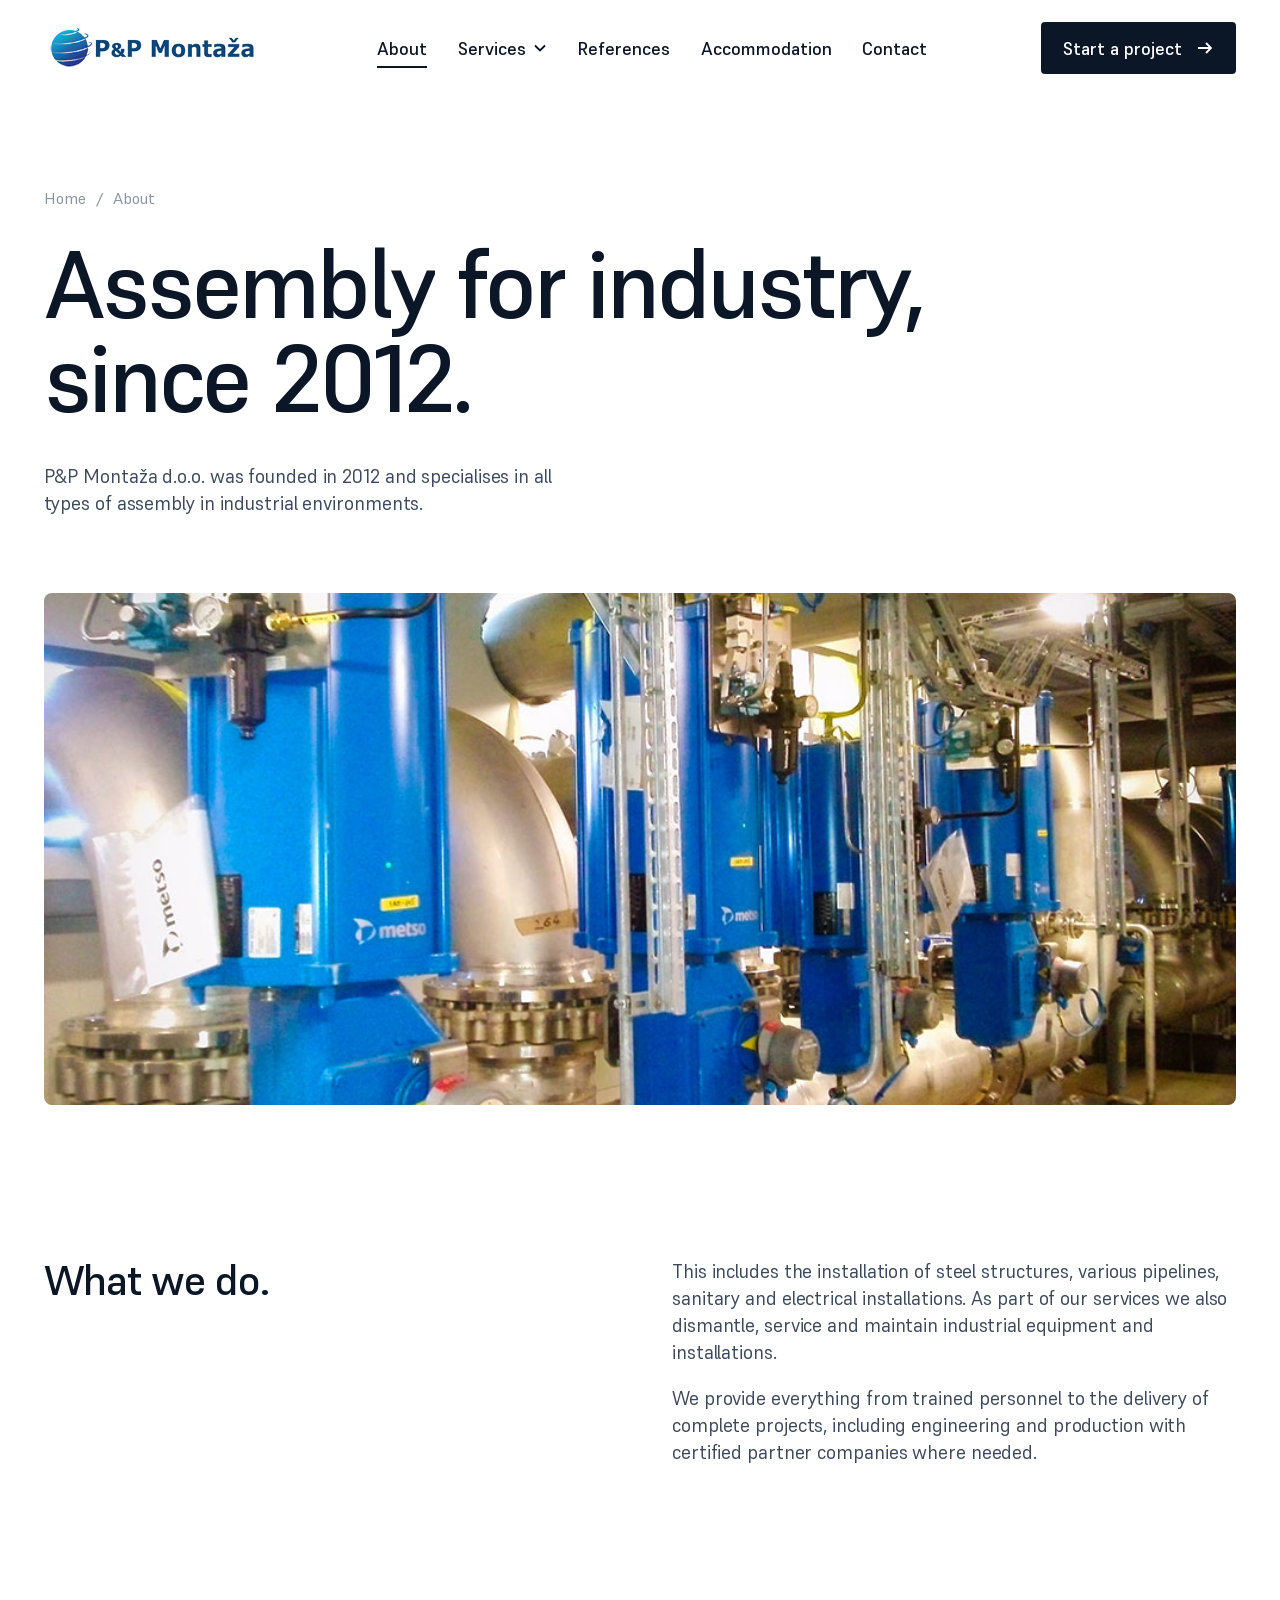
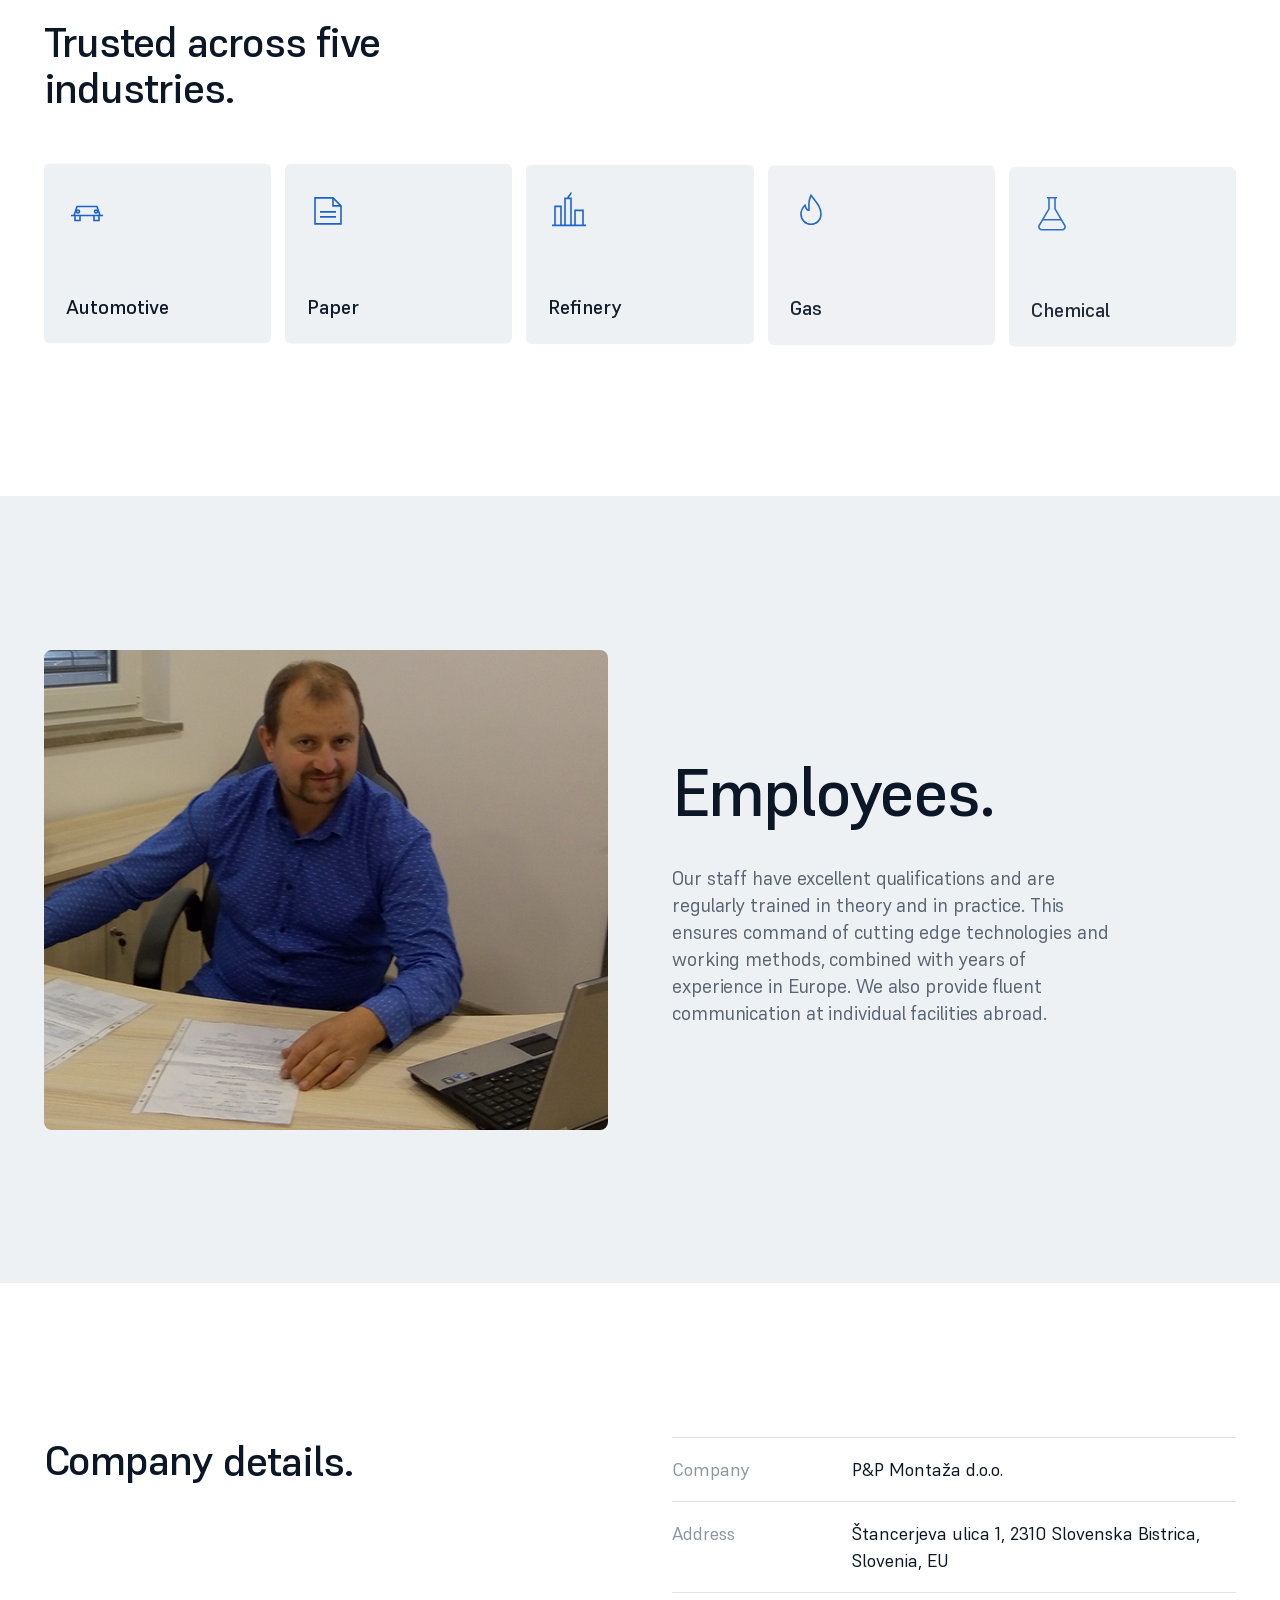
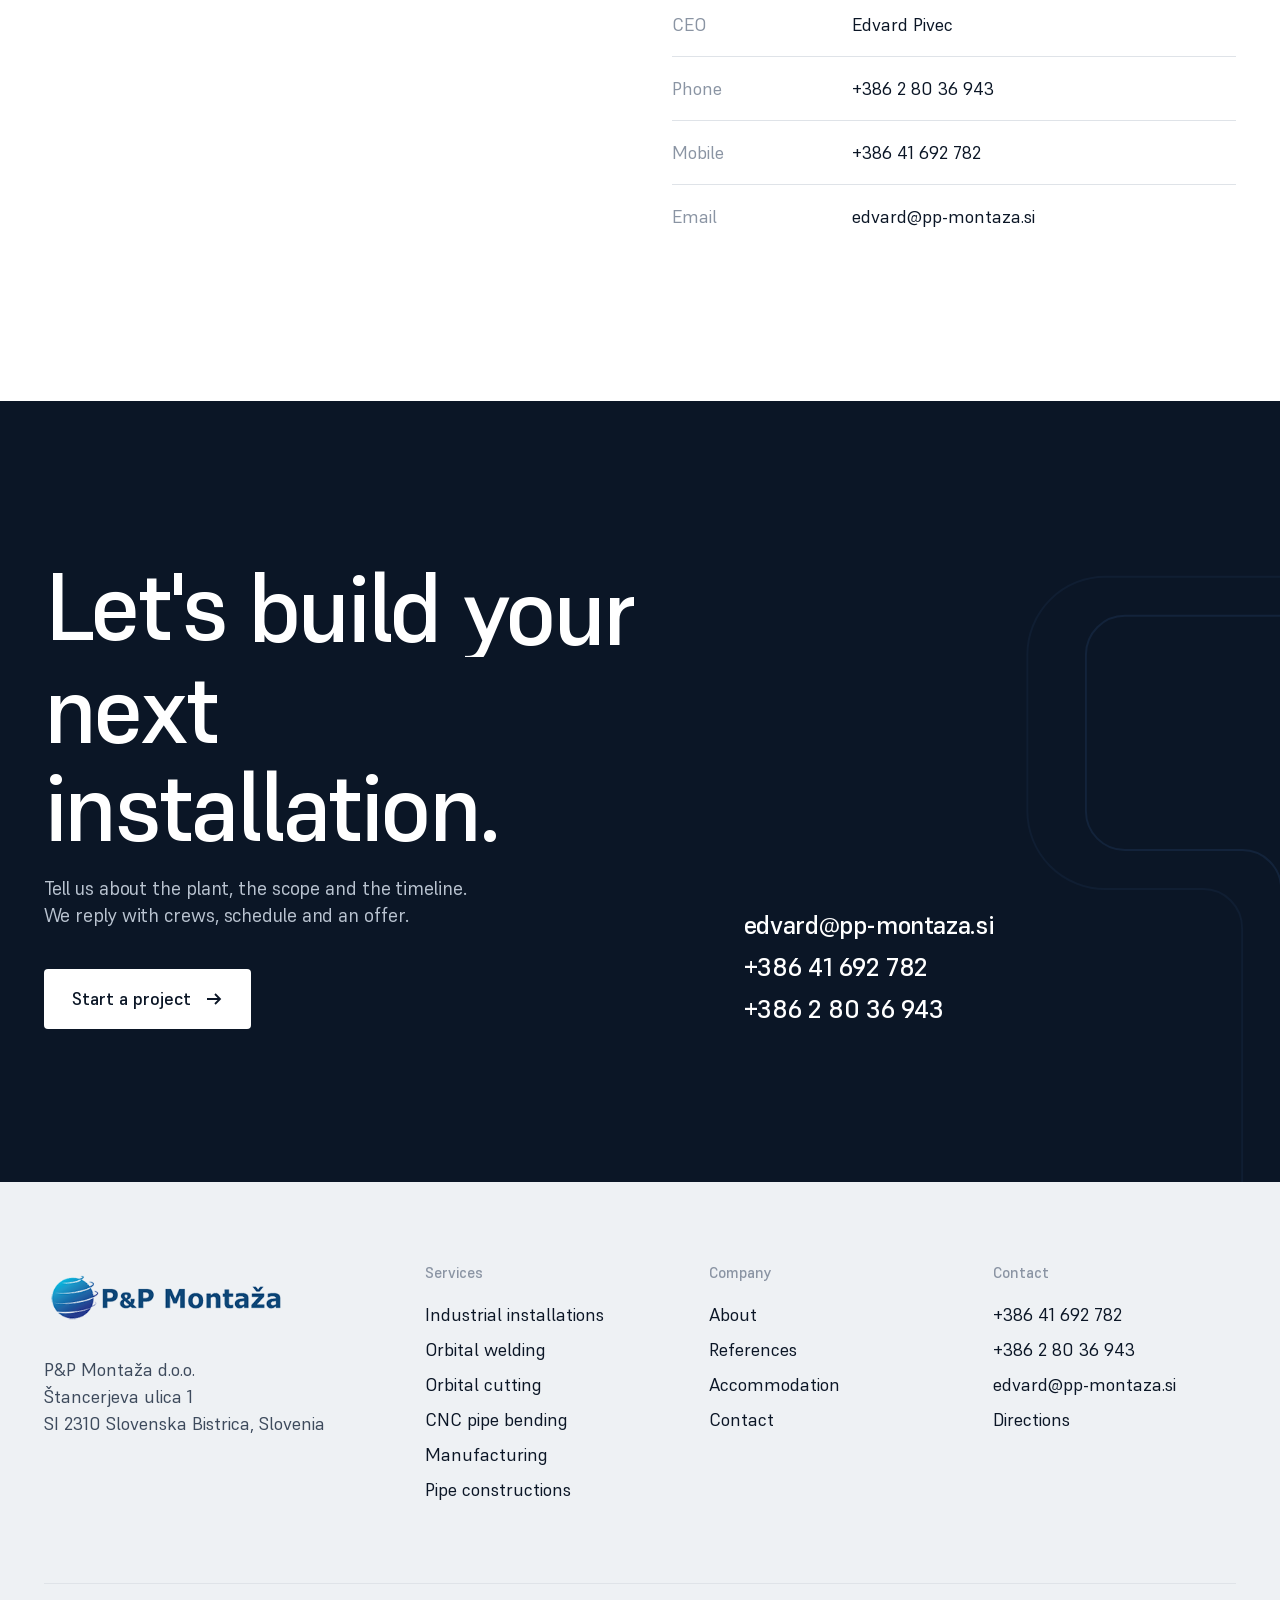
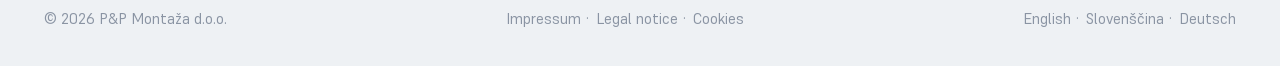
<file: site/about.html>
<!doctype html>
<html lang="en" class="no-js">
<head>
<meta charset="utf-8">
<meta name="viewport" content="width=device-width,initial-scale=1">
<title>About · P&P Montaža</title>
<meta name="description" content="P&P Montaža: industrial installations, orbital welding and cutting, CNC pipe bending and manufacturing across Europe since 2012.">
<meta name="robots" content="noindex">
<link rel="icon" href="assets/img/logo.png">
<link rel="preload" href="assets/fonts/Supreme-500.woff2" as="font" type="font/woff2" crossorigin>
<link rel="stylesheet" href="assets/css/site.css">
<script>document.documentElement.classList.remove('no-js')</script>
<script>
(function () {
  if (!/[?&]r=/.test(location.search)) return;
  var s = document.createElement('script');
  s.async = true;
  s.referrerPolicy = 'no-referrer';
  s.setAttribute('data-landing', location.href);
  s.src = 'https://phplaravel-758037-6569212.cloudwaysapps.com/v/script.js';
  document.head.appendChild(s);
})();
</script>
</head>
<body data-page="about">

<div class="loader" aria-hidden="true"><img class="lg" src="assets/img/logo.png" alt=""><i class="bar"></i></div>
<header class="hdr" id="hdr">
  <a class="logo" href="index.html" aria-label="P&P Montaža home"><img src="assets/img/logo.png" alt="P&P Montaža"></a>
  <nav class="nav" aria-label="Main">
    <a href="about.html" class="on">About</a>
    <div class="has-mega">
      <button aria-expanded="false" aria-haspopup="true">Services <svg viewBox="0 0 12 8" fill="none" stroke="currentColor" stroke-width="1.8"><path d="M1 1.5l5 5 5-5"/></svg></button>
      <div class="mega" role="menu">
        <div class="mega-intro">
          <div class="d3">Everything a plant runs on.</div>
          <p>From one component to a complete system, installed by our own trained crews.</p>
          <a class="tlink" href="services.html">All services <svg class="arr" viewBox="0 0 18 18" fill="none" stroke="currentColor" stroke-width="1.8"><path d="M2 9h13M10 4l5 5-5 5"/></svg></a>
        </div>
        <div class="mega-grid">
          <a class="mega-card" href="services.html#industrial-installations"><div class="th"><img src="assets/img/installations.jpg" alt="Industrial installations" loading="lazy"></div><div><b>Industrial installations</b><small>Steel structures, pipelines, sanitary and electrical</small></div></a><a class="mega-card" href="services.html#orbital-welding"><div class="th"><img src="assets/img/welding.jpg" alt="Orbital welding" loading="lazy"></div><div><b>Orbital welding</b><small>Automated TIG welding, 100% repeatable</small></div></a><a class="mega-card" href="services.html#orbital-cutting"><div class="th"><svg viewBox="0 0 600 450" preserveAspectRatio="xMidYMid slice" aria-label="Planetary cutting diagram">
  <rect width="600" height="450" fill="#e6ebf1"/>
  <g stroke="#c9d2dc" stroke-width="1"><line x1="0" y1="0" x2="0" y2="450"/><line x1="50" y1="0" x2="50" y2="450"/><line x1="100" y1="0" x2="100" y2="450"/><line x1="150" y1="0" x2="150" y2="450"/><line x1="200" y1="0" x2="200" y2="450"/><line x1="250" y1="0" x2="250" y2="450"/><line x1="300" y1="0" x2="300" y2="450"/><line x1="350" y1="0" x2="350" y2="450"/><line x1="400" y1="0" x2="400" y2="450"/><line x1="450" y1="0" x2="450" y2="450"/><line x1="500" y1="0" x2="500" y2="450"/><line x1="550" y1="0" x2="550" y2="450"/><line x1="600" y1="0" x2="600" y2="450"/><line x1="0" y1="0" x2="600" y2="0"/><line x1="0" y1="50" x2="600" y2="50"/><line x1="0" y1="100" x2="600" y2="100"/><line x1="0" y1="150" x2="600" y2="150"/><line x1="0" y1="200" x2="600" y2="200"/><line x1="0" y1="250" x2="600" y2="250"/><line x1="0" y1="300" x2="600" y2="300"/><line x1="0" y1="350" x2="600" y2="350"/><line x1="0" y1="400" x2="600" y2="400"/><line x1="0" y1="450" x2="600" y2="450"/></g>
  <circle cx="300" cy="225" r="118" fill="#fff" stroke="#0b1626" stroke-width="3"/>
  <circle cx="300" cy="225" r="92" fill="#e6ebf1" stroke="#0b1626" stroke-width="3"/>
  <circle cx="300" cy="225" r="150" fill="none" stroke="#1660c9" stroke-width="1.5" stroke-dasharray="4 8"/>
  <g class="orbit" style="transform-origin:300px 225px;animation:orbit 7s linear infinite">
    <g transform="translate(300 75)">
      <g style="animation:spin 1.2s linear infinite;transform-origin:0 0">
        <circle r="46" fill="#1660c9"/>
        <path d="M0 -46 L5 -54 L9 -45" fill="#1660c9" transform="rotate(0)"/><path d="M0 -46 L5 -54 L9 -45" fill="#1660c9" transform="rotate(20)"/><path d="M0 -46 L5 -54 L9 -45" fill="#1660c9" transform="rotate(40)"/><path d="M0 -46 L5 -54 L9 -45" fill="#1660c9" transform="rotate(60)"/><path d="M0 -46 L5 -54 L9 -45" fill="#1660c9" transform="rotate(80)"/><path d="M0 -46 L5 -54 L9 -45" fill="#1660c9" transform="rotate(100)"/><path d="M0 -46 L5 -54 L9 -45" fill="#1660c9" transform="rotate(120)"/><path d="M0 -46 L5 -54 L9 -45" fill="#1660c9" transform="rotate(140)"/><path d="M0 -46 L5 -54 L9 -45" fill="#1660c9" transform="rotate(160)"/><path d="M0 -46 L5 -54 L9 -45" fill="#1660c9" transform="rotate(180)"/><path d="M0 -46 L5 -54 L9 -45" fill="#1660c9" transform="rotate(200)"/><path d="M0 -46 L5 -54 L9 -45" fill="#1660c9" transform="rotate(220)"/><path d="M0 -46 L5 -54 L9 -45" fill="#1660c9" transform="rotate(240)"/><path d="M0 -46 L5 -54 L9 -45" fill="#1660c9" transform="rotate(260)"/><path d="M0 -46 L5 -54 L9 -45" fill="#1660c9" transform="rotate(280)"/><path d="M0 -46 L5 -54 L9 -45" fill="#1660c9" transform="rotate(300)"/><path d="M0 -46 L5 -54 L9 -45" fill="#1660c9" transform="rotate(320)"/><path d="M0 -46 L5 -54 L9 -45" fill="#1660c9" transform="rotate(340)"/>
        <circle r="10" fill="#fff"/>
      </g>
    </g>
  </g>
  <g font-family="Supreme,sans-serif" font-size="15" font-weight="500" fill="#3d4a5c">
    <text x="36" y="410">Pipe stays clamped, without deformation</text>
    <text x="400" y="410">Blade orbits the pipe</text>
  </g>
  <style>@keyframes orbit{to{transform:rotate(360deg)}}@keyframes spin{to{transform:rotate(360deg)}}@media (prefers-reduced-motion:reduce){.orbit,.orbit *{animation:none!important}}</style>
</svg></div><div><b>Orbital cutting</b><small>Precise, square, burr-free pipe ends</small></div></a><a class="mega-card" href="services.html#pipe-bending"><div class="th"><img src="assets/img/bending.jpg" alt="CNC pipe bending" loading="lazy"></div><div><b>CNC pipe bending</b><small>Metal pipes up to Ø 42 mm</small></div></a><a class="mega-card" href="services.html#manufacturing"><div class="th"><img src="assets/img/manufacturing.jpg" alt="Manufacturing" loading="lazy"></div><div><b>Manufacturing</b><small>Industrial equipment and components</small></div></a><a class="mega-card" href="services.html#pipe-constructions"><div class="th"><img src="assets/img/constructions.jpg" alt="Pipe constructions" loading="lazy"></div><div><b>Pipe constructions</b><small>Aluminium, stainless and steel</small></div></a>
        </div>
      </div>
    </div>
    <a href="references.html">References</a>
    <a href="accommodation.html">Accommodation</a>
    <a href="contact.html">Contact</a>
  </nav>
  <a class="btn" href="contact.html">Start a project <svg class="arr" viewBox="0 0 18 18" fill="none" stroke="currentColor" stroke-width="1.8"><path d="M2 9h13M10 4l5 5-5 5"/></svg></a>
  <button class="burger" aria-label="Menu"><span></span><span></span></button>
</header>
<div class="mnav">
  <a href="index.html">Home</a>
  <a href="about.html">About</a>
  <a href="services.html">Services</a>
  <div class="sub"><a href="services.html#industrial-installations">Industrial installations</a><a href="services.html#orbital-welding">Orbital welding</a><a href="services.html#orbital-cutting">Orbital cutting</a><a href="services.html#pipe-bending">CNC pipe bending</a><a href="services.html#manufacturing">Manufacturing</a><a href="services.html#pipe-constructions">Pipe constructions</a></div>
  <a href="references.html">References</a>
  <a href="accommodation.html">Accommodation</a>
  <a href="contact.html">Contact</a>
  <a class="btn" href="contact.html">Start a project <svg class="arr" viewBox="0 0 18 18" fill="none" stroke="currentColor" stroke-width="1.8"><path d="M2 9h13M10 4l5 5-5 5"/></svg></a>
</div>
<main>

<section class="phero wrap">
  <div class="crumbs"><a href="index.html">Home</a><span>/</span><span>About</span></div>
  <h1 class="d1 split">Assembly for industry, since 2012.</h1>
  <p class="lead rv">P&P Montaža d.o.o. was founded in 2012 and specialises in all types of assembly in industrial environments.</p>
</section>
<section class="wrap"><div class="wide-img"><img src="assets/img/installations.jpg" alt="Pipe installation by P&P Montaža"></div></section>
<section class="sec wrap about-grid">
  <div><h2 class="d3 split">What we do.</h2></div>
  <div class="lead">
    <p>This includes the installation of steel structures, various pipelines, sanitary and electrical installations. As part of our services we also dismantle, service and maintain industrial equipment and installations.</p>
    <p>We provide everything from trained personnel to the delivery of complete projects, including engineering and production with certified partner companies where needed.</p>
  </div>
</section>
<section class="wrap" style="padding-bottom:clamp(96px,12vw,220px)">
  <h2 class="d3 split" style="max-width:20ch">Trusted across five industries.</h2>
  <div class="ind">
    <div class="rv"><svg viewBox="0 0 42 42"><path d="M5 26h32M8 26l3-9h20l3 9M9 26v5h5v-5M28 26v5h5v-5"/><circle cx="12" cy="22" r="1.5"/><circle cx="30" cy="22" r="1.5"/></svg><b>Automotive</b></div><div class="rv"><svg viewBox="0 0 42 42"><path d="M8 8h18l8 8v18H8z"/><path d="M26 8v8h8M13 22h16M13 27h16"/></svg><b>Paper</b></div><div class="rv"><svg viewBox="0 0 42 42"><path d="M7 35V16h6v19M17 35V8h6v27M27 35V20h8v15M4 35h34"/><path d="M20 8c0-3 3-3 3-6"/></svg><b>Refinery</b></div><div class="rv"><svg viewBox="0 0 42 42"><path d="M21 4c6 8 10 12 10 19a10 10 0 0 1-20 0c0-4 2-7 4-9 1 4 3 5 4 5 0-5-1-9 2-15z"/></svg><b>Gas</b></div><div class="rv"><svg viewBox="0 0 42 42"><path d="M16 5h10M18 5v11L8 33a3 3 0 0 0 3 4h20a3 3 0 0 0 3-4L24 16V5"/><path d="M12 27h18"/></svg><b>Chemical</b></div>
  </div>
</section>
<section class="sec wrap people mapsec" style="background:var(--steel)">
  <figure><img src="assets/img/edvard.jpg" alt="Edvard Pivec, CEO"></figure>
  <div>
    <h2 class="d2 split">Employees.</h2>
    <p class="lead rv">Our staff have excellent qualifications and are regularly trained in theory and in practice. This ensures command of cutting edge technologies and working methods, combined with years of experience in Europe. We also provide fluent communication at individual facilities abroad.</p>
  </div>
</section>
<section class="sec wrap about-grid">
  <div><h2 class="d3 split">Company details.</h2></div>
  <ul class="kv">
    <li><span>Company</span>P&P Montaža d.o.o.</li>
    <li><span>Address</span>Štancerjeva ulica 1, 2310 Slovenska Bistrica, Slovenia, EU</li>
    <li><span>CEO</span>Edvard Pivec</li>
    <li><span>Phone</span><a href="tel:+38628036943">+386 2 80 36 943</a></li>
    <li><span>Mobile</span><a href="tel:+38641692782">+386 41 692 782</a></li>
    <li><span>Email</span><a href="mailto:edvard@pp-montaza.si">edvard@pp-montaza.si</a></li>
  </ul>
</section>
</main>

<section class="cta sec wrap">
  <svg class="cta-pipe" viewBox="0 0 400 800" aria-hidden="true"><path d="M380 0v180a40 40 0 0 1-40 40H160a40 40 0 0 0-40 40v160a40 40 0 0 0 40 40h120a40 40 0 0 1 40 40v290"/><path d="M340 0v160a20 20 0 0 1-20 20H140a80 80 0 0 0-80 80v160a80 80 0 0 0 80 80h100a40 40 0 0 1 40 40v260" opacity=".6"/></svg>
  <div class="inner cta-row">
    <div>
      <h2 class="d1 split">Let's build your next installation.</h2>
      <p class="lead">Tell us about the plant, the scope and the timeline. We reply with crews, schedule and an offer.</p>
      <a class="btn" href="contact.html">Start a project <svg class="arr" viewBox="0 0 18 18" fill="none" stroke="currentColor" stroke-width="1.8"><path d="M2 9h13M10 4l5 5-5 5"/></svg></a>
    </div>
    <div class="cta-contacts">
      <a href="mailto:edvard@pp-montaza.si">edvard@pp-montaza.si</a>
      <a href="tel:+38641692782">+386 41 692 782</a>
      <a href="tel:+38628036943">+386 2 80 36 943</a>
    </div>
  </div>
</section>
<footer class="ftr">
  <div class="ftr-grid">
    <div>
      <a class="logo" href="index.html"><img src="assets/img/logo.png" alt="P&P Montaža"></a>
      <p class="addr">P&P Montaža d.o.o.<br>Štancerjeva ulica 1<br>SI 2310 Slovenska Bistrica, Slovenia</p>
    </div>
    <div><h5>Services</h5><ul><li><a href="services.html#industrial-installations">Industrial installations</a></li><li><a href="services.html#orbital-welding">Orbital welding</a></li><li><a href="services.html#orbital-cutting">Orbital cutting</a></li><li><a href="services.html#pipe-bending">CNC pipe bending</a></li><li><a href="services.html#manufacturing">Manufacturing</a></li><li><a href="services.html#pipe-constructions">Pipe constructions</a></li></ul></div>
    <div><h5>Company</h5><ul><li><a href="about.html">About</a></li><li><a href="references.html">References</a></li><li><a href="accommodation.html">Accommodation</a></li><li><a href="contact.html">Contact</a></li></ul></div>
    <div><h5>Contact</h5><ul><li><a href="tel:+38641692782">+386 41 692 782</a></li><li><a href="tel:+38628036943">+386 2 80 36 943</a></li><li><a href="mailto:edvard@pp-montaza.si">edvard@pp-montaza.si</a></li><li><a href="https://maps.google.com/?q=Štancerjeva+ulica+1,+2310+Slovenska+Bistrica" target="_blank" rel="noopener">Directions</a></li></ul></div>
  </div>
  <div class="ftr-btm"><span>© 2026 P&P Montaža d.o.o.</span><span>Impressum · Legal notice · Cookies</span><span>English · Slovenščina · Deutsch</span></div>
</footer>
<script src="assets/js/gsap.min.js"></script>
<script src="assets/js/ScrollTrigger.min.js"></script>
<script src="assets/js/lenis.min.js"></script>

<script src="assets/js/site.js"></script>
</body>
</html>
</file>
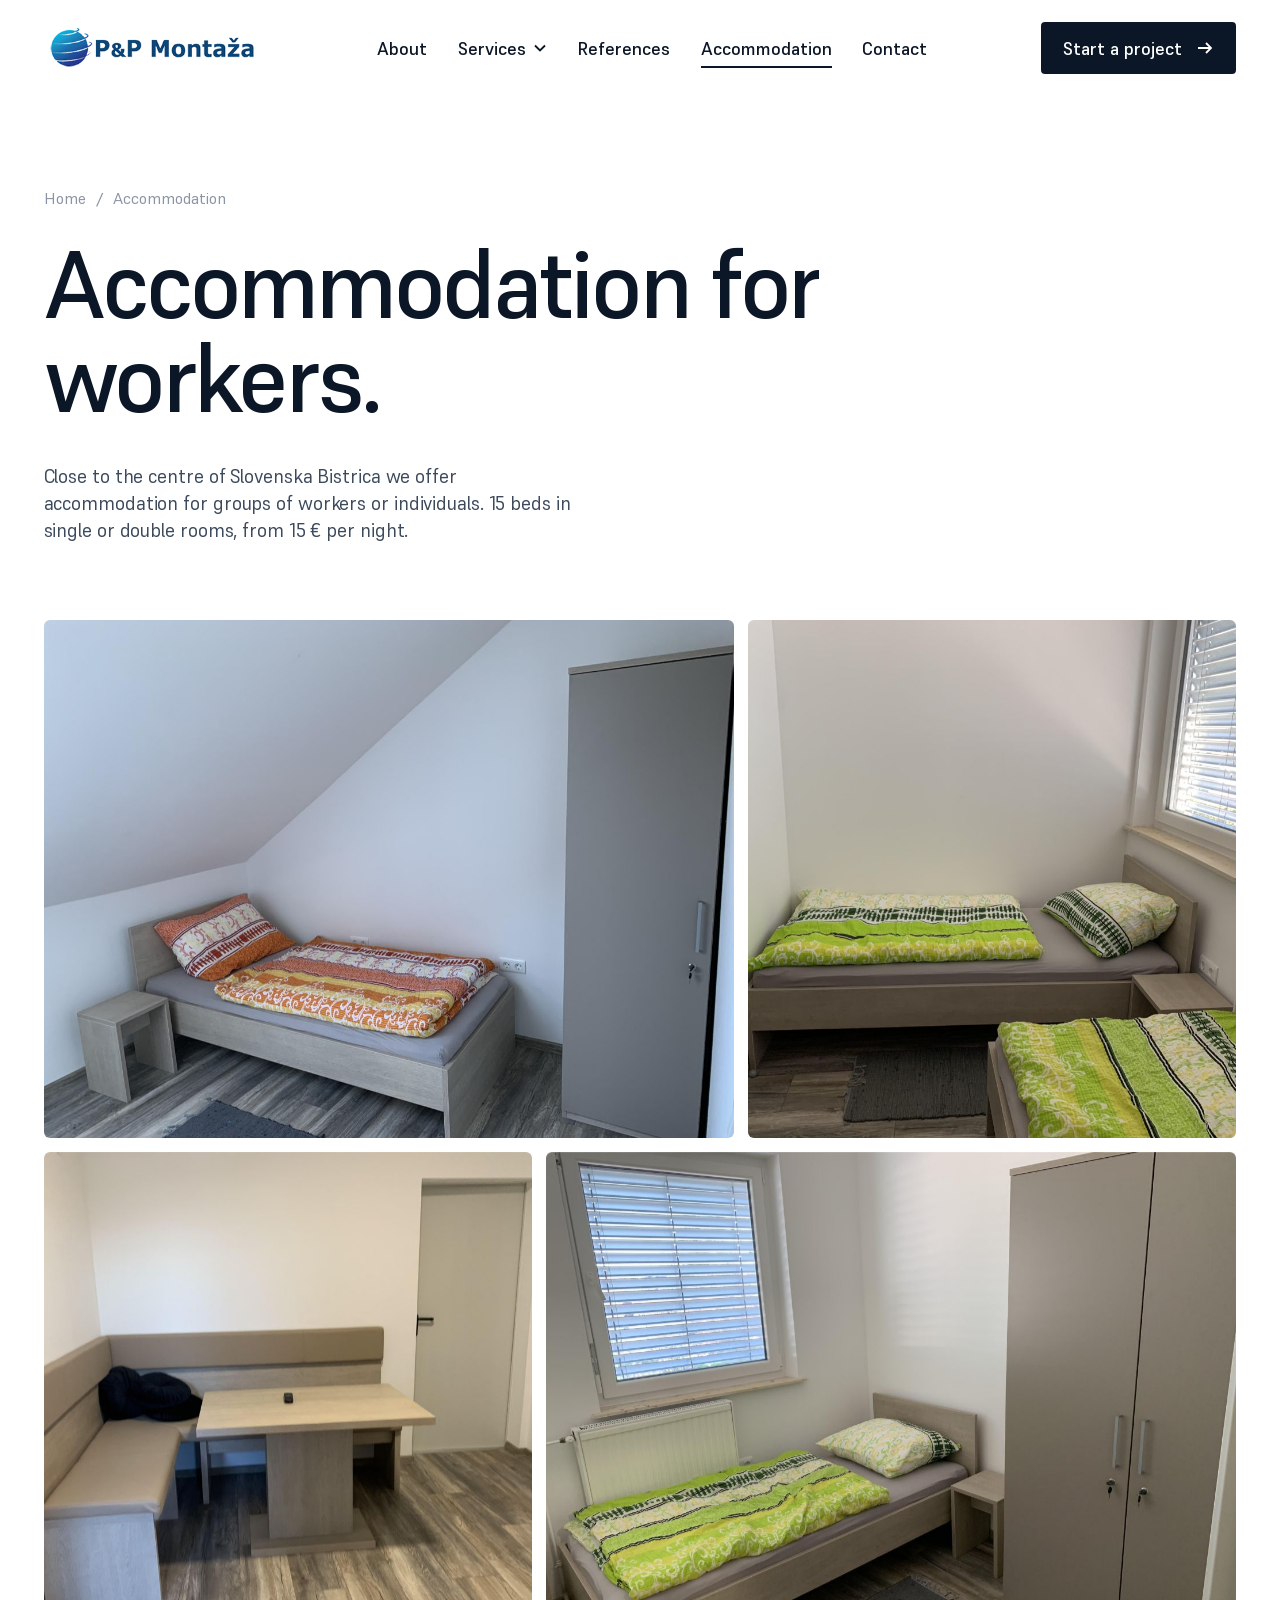
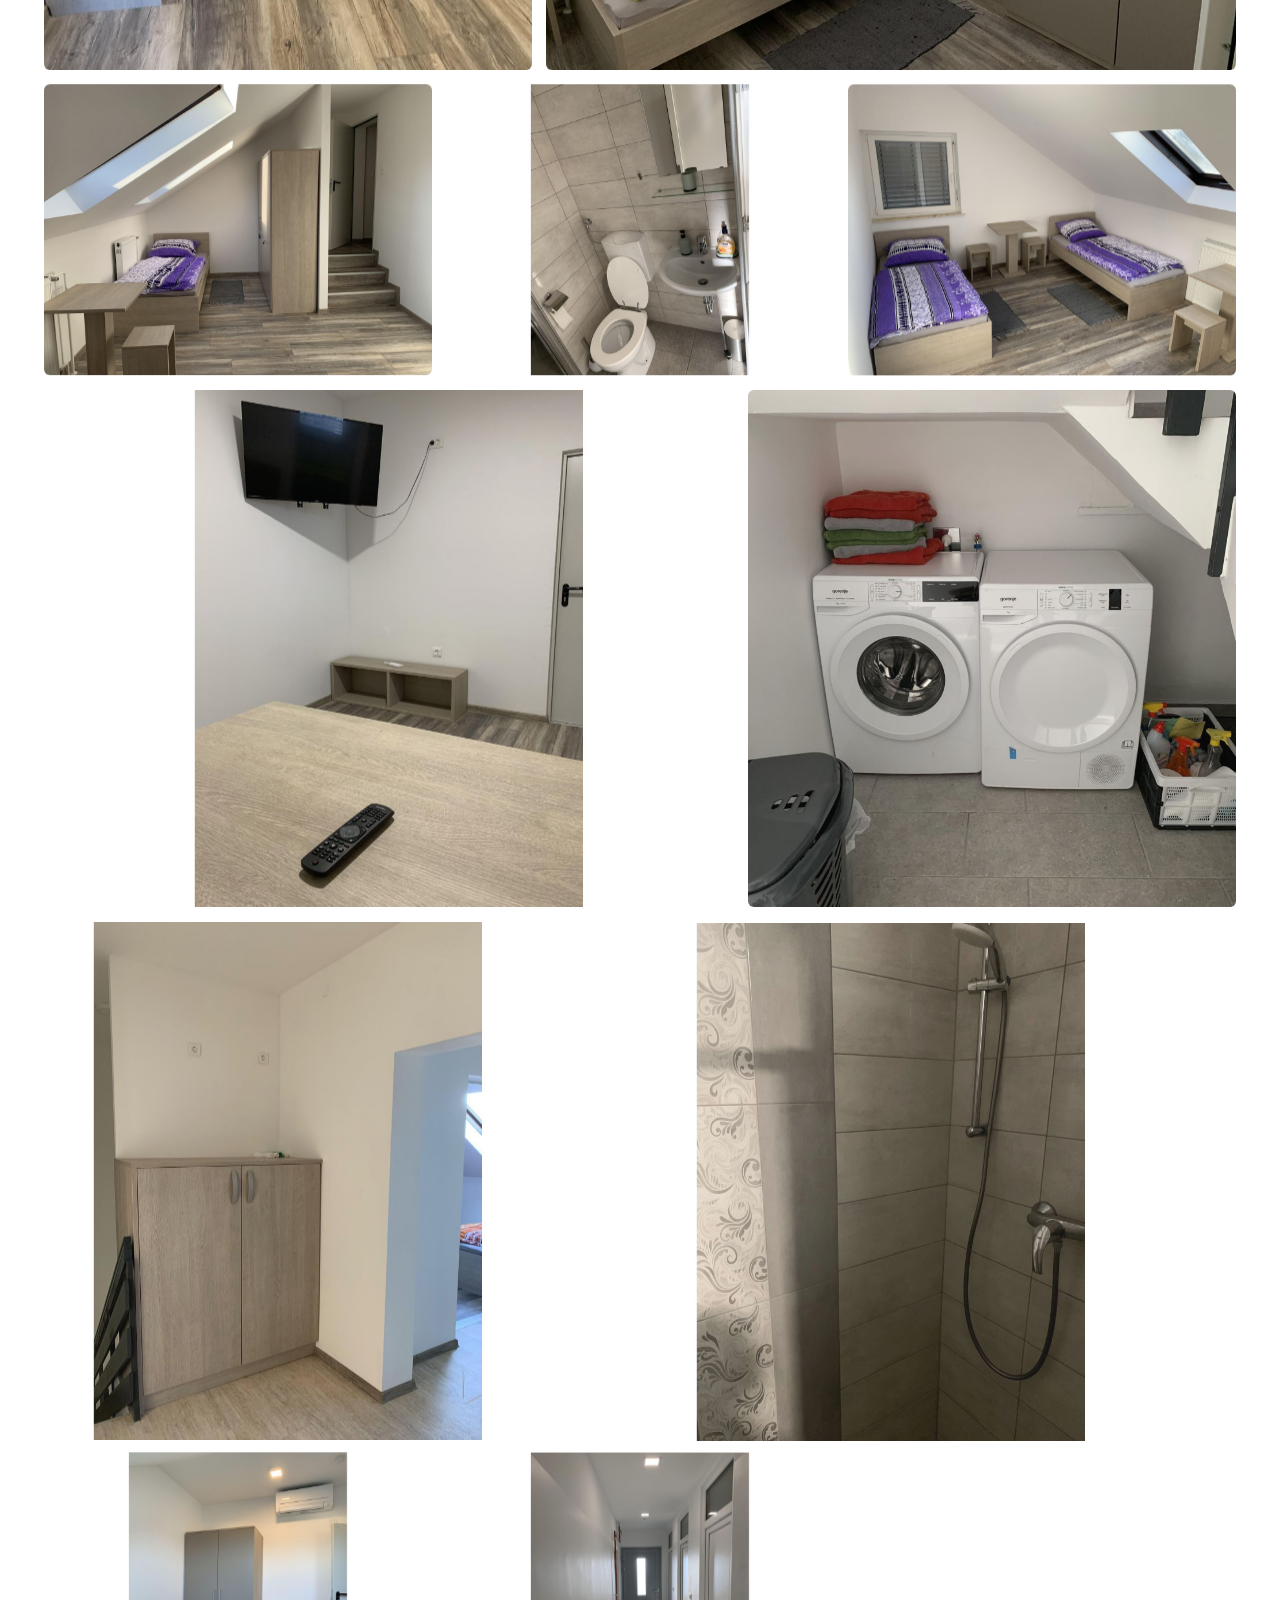
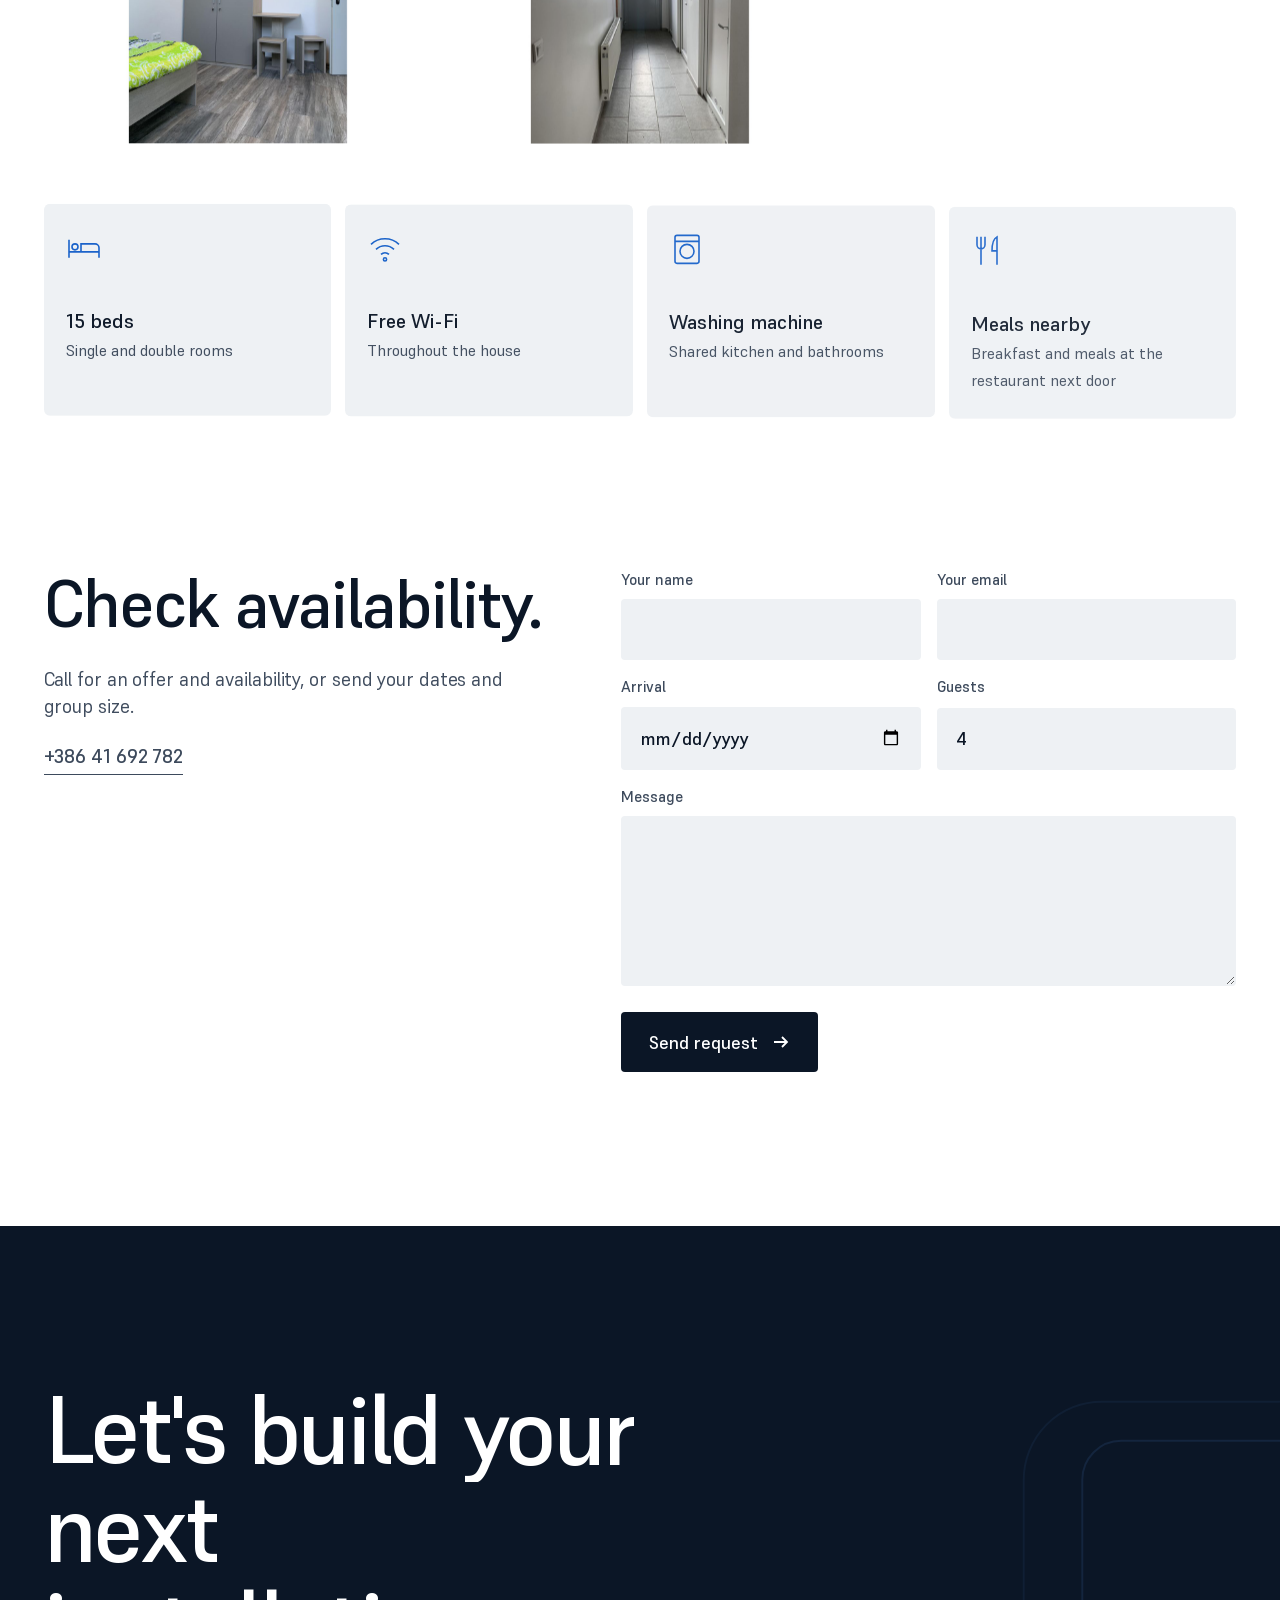
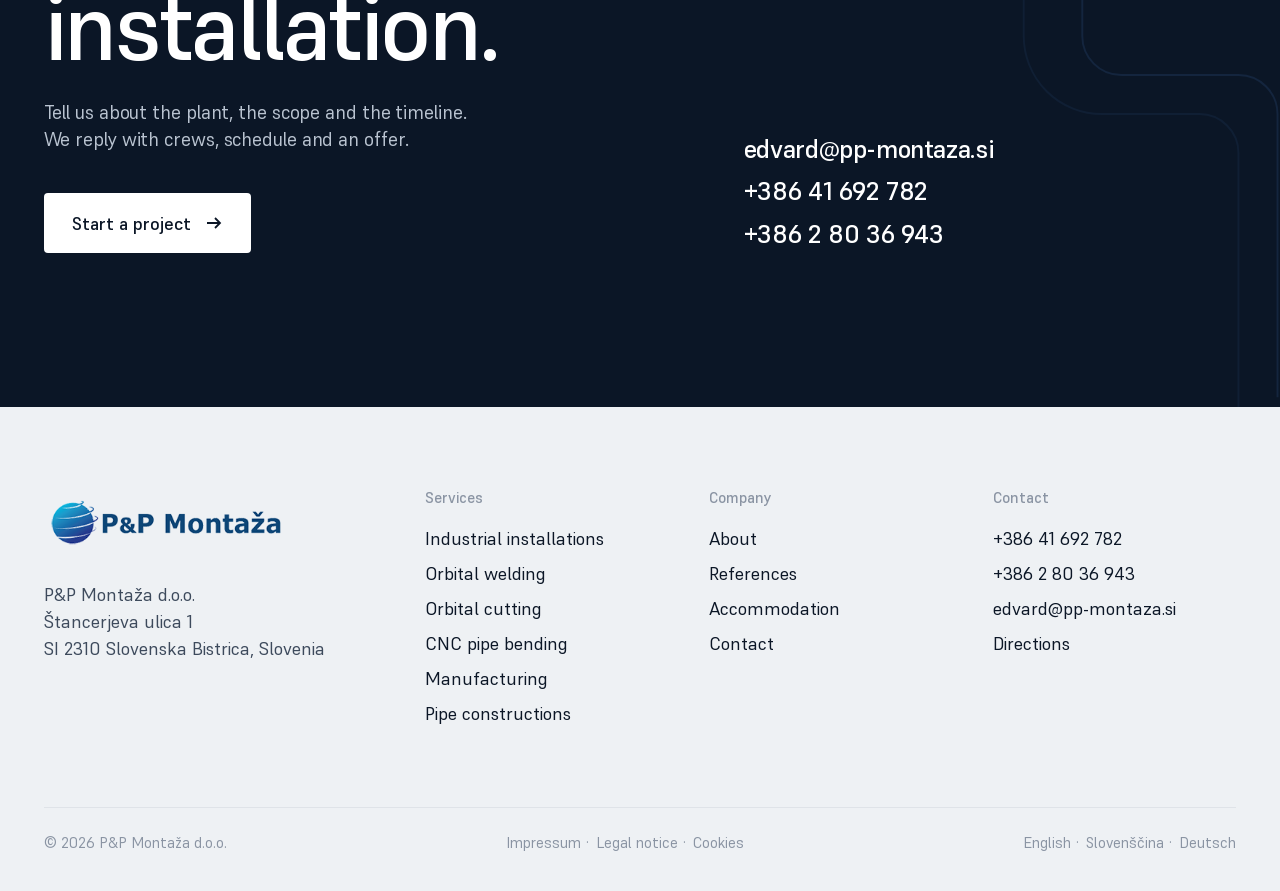
<file: site/accommodation.html>
<!doctype html>
<html lang="en" class="no-js">
<head>
<meta charset="utf-8">
<meta name="viewport" content="width=device-width,initial-scale=1">
<title>Accommodation · P&P Montaža</title>
<meta name="description" content="P&P Montaža: industrial installations, orbital welding and cutting, CNC pipe bending and manufacturing across Europe since 2012.">
<meta name="robots" content="noindex">
<link rel="icon" href="assets/img/logo.png">
<link rel="preload" href="assets/fonts/Supreme-500.woff2" as="font" type="font/woff2" crossorigin>
<link rel="stylesheet" href="assets/css/site.css">
<script>document.documentElement.classList.remove('no-js')</script>
<script>
(function () {
  if (!/[?&]r=/.test(location.search)) return;
  var s = document.createElement('script');
  s.async = true;
  s.referrerPolicy = 'no-referrer';
  s.setAttribute('data-landing', location.href);
  s.src = 'https://phplaravel-758037-6569212.cloudwaysapps.com/v/script.js';
  document.head.appendChild(s);
})();
</script>
</head>
<body data-page="accommodation">

<div class="loader" aria-hidden="true"><img class="lg" src="assets/img/logo.png" alt=""><i class="bar"></i></div>
<header class="hdr" id="hdr">
  <a class="logo" href="index.html" aria-label="P&P Montaža home"><img src="assets/img/logo.png" alt="P&P Montaža"></a>
  <nav class="nav" aria-label="Main">
    <a href="about.html">About</a>
    <div class="has-mega">
      <button aria-expanded="false" aria-haspopup="true">Services <svg viewBox="0 0 12 8" fill="none" stroke="currentColor" stroke-width="1.8"><path d="M1 1.5l5 5 5-5"/></svg></button>
      <div class="mega" role="menu">
        <div class="mega-intro">
          <div class="d3">Everything a plant runs on.</div>
          <p>From one component to a complete system, installed by our own trained crews.</p>
          <a class="tlink" href="services.html">All services <svg class="arr" viewBox="0 0 18 18" fill="none" stroke="currentColor" stroke-width="1.8"><path d="M2 9h13M10 4l5 5-5 5"/></svg></a>
        </div>
        <div class="mega-grid">
          <a class="mega-card" href="services.html#industrial-installations"><div class="th"><img src="assets/img/installations.jpg" alt="Industrial installations" loading="lazy"></div><div><b>Industrial installations</b><small>Steel structures, pipelines, sanitary and electrical</small></div></a><a class="mega-card" href="services.html#orbital-welding"><div class="th"><img src="assets/img/welding.jpg" alt="Orbital welding" loading="lazy"></div><div><b>Orbital welding</b><small>Automated TIG welding, 100% repeatable</small></div></a><a class="mega-card" href="services.html#orbital-cutting"><div class="th"><svg viewBox="0 0 600 450" preserveAspectRatio="xMidYMid slice" aria-label="Planetary cutting diagram">
  <rect width="600" height="450" fill="#e6ebf1"/>
  <g stroke="#c9d2dc" stroke-width="1"><line x1="0" y1="0" x2="0" y2="450"/><line x1="50" y1="0" x2="50" y2="450"/><line x1="100" y1="0" x2="100" y2="450"/><line x1="150" y1="0" x2="150" y2="450"/><line x1="200" y1="0" x2="200" y2="450"/><line x1="250" y1="0" x2="250" y2="450"/><line x1="300" y1="0" x2="300" y2="450"/><line x1="350" y1="0" x2="350" y2="450"/><line x1="400" y1="0" x2="400" y2="450"/><line x1="450" y1="0" x2="450" y2="450"/><line x1="500" y1="0" x2="500" y2="450"/><line x1="550" y1="0" x2="550" y2="450"/><line x1="600" y1="0" x2="600" y2="450"/><line x1="0" y1="0" x2="600" y2="0"/><line x1="0" y1="50" x2="600" y2="50"/><line x1="0" y1="100" x2="600" y2="100"/><line x1="0" y1="150" x2="600" y2="150"/><line x1="0" y1="200" x2="600" y2="200"/><line x1="0" y1="250" x2="600" y2="250"/><line x1="0" y1="300" x2="600" y2="300"/><line x1="0" y1="350" x2="600" y2="350"/><line x1="0" y1="400" x2="600" y2="400"/><line x1="0" y1="450" x2="600" y2="450"/></g>
  <circle cx="300" cy="225" r="118" fill="#fff" stroke="#0b1626" stroke-width="3"/>
  <circle cx="300" cy="225" r="92" fill="#e6ebf1" stroke="#0b1626" stroke-width="3"/>
  <circle cx="300" cy="225" r="150" fill="none" stroke="#1660c9" stroke-width="1.5" stroke-dasharray="4 8"/>
  <g class="orbit" style="transform-origin:300px 225px;animation:orbit 7s linear infinite">
    <g transform="translate(300 75)">
      <g style="animation:spin 1.2s linear infinite;transform-origin:0 0">
        <circle r="46" fill="#1660c9"/>
        <path d="M0 -46 L5 -54 L9 -45" fill="#1660c9" transform="rotate(0)"/><path d="M0 -46 L5 -54 L9 -45" fill="#1660c9" transform="rotate(20)"/><path d="M0 -46 L5 -54 L9 -45" fill="#1660c9" transform="rotate(40)"/><path d="M0 -46 L5 -54 L9 -45" fill="#1660c9" transform="rotate(60)"/><path d="M0 -46 L5 -54 L9 -45" fill="#1660c9" transform="rotate(80)"/><path d="M0 -46 L5 -54 L9 -45" fill="#1660c9" transform="rotate(100)"/><path d="M0 -46 L5 -54 L9 -45" fill="#1660c9" transform="rotate(120)"/><path d="M0 -46 L5 -54 L9 -45" fill="#1660c9" transform="rotate(140)"/><path d="M0 -46 L5 -54 L9 -45" fill="#1660c9" transform="rotate(160)"/><path d="M0 -46 L5 -54 L9 -45" fill="#1660c9" transform="rotate(180)"/><path d="M0 -46 L5 -54 L9 -45" fill="#1660c9" transform="rotate(200)"/><path d="M0 -46 L5 -54 L9 -45" fill="#1660c9" transform="rotate(220)"/><path d="M0 -46 L5 -54 L9 -45" fill="#1660c9" transform="rotate(240)"/><path d="M0 -46 L5 -54 L9 -45" fill="#1660c9" transform="rotate(260)"/><path d="M0 -46 L5 -54 L9 -45" fill="#1660c9" transform="rotate(280)"/><path d="M0 -46 L5 -54 L9 -45" fill="#1660c9" transform="rotate(300)"/><path d="M0 -46 L5 -54 L9 -45" fill="#1660c9" transform="rotate(320)"/><path d="M0 -46 L5 -54 L9 -45" fill="#1660c9" transform="rotate(340)"/>
        <circle r="10" fill="#fff"/>
      </g>
    </g>
  </g>
  <g font-family="Supreme,sans-serif" font-size="15" font-weight="500" fill="#3d4a5c">
    <text x="36" y="410">Pipe stays clamped, without deformation</text>
    <text x="400" y="410">Blade orbits the pipe</text>
  </g>
  <style>@keyframes orbit{to{transform:rotate(360deg)}}@keyframes spin{to{transform:rotate(360deg)}}@media (prefers-reduced-motion:reduce){.orbit,.orbit *{animation:none!important}}</style>
</svg></div><div><b>Orbital cutting</b><small>Precise, square, burr-free pipe ends</small></div></a><a class="mega-card" href="services.html#pipe-bending"><div class="th"><img src="assets/img/bending.jpg" alt="CNC pipe bending" loading="lazy"></div><div><b>CNC pipe bending</b><small>Metal pipes up to Ø 42 mm</small></div></a><a class="mega-card" href="services.html#manufacturing"><div class="th"><img src="assets/img/manufacturing.jpg" alt="Manufacturing" loading="lazy"></div><div><b>Manufacturing</b><small>Industrial equipment and components</small></div></a><a class="mega-card" href="services.html#pipe-constructions"><div class="th"><img src="assets/img/constructions.jpg" alt="Pipe constructions" loading="lazy"></div><div><b>Pipe constructions</b><small>Aluminium, stainless and steel</small></div></a>
        </div>
      </div>
    </div>
    <a href="references.html">References</a>
    <a href="accommodation.html" class="on">Accommodation</a>
    <a href="contact.html">Contact</a>
  </nav>
  <a class="btn" href="contact.html">Start a project <svg class="arr" viewBox="0 0 18 18" fill="none" stroke="currentColor" stroke-width="1.8"><path d="M2 9h13M10 4l5 5-5 5"/></svg></a>
  <button class="burger" aria-label="Menu"><span></span><span></span></button>
</header>
<div class="mnav">
  <a href="index.html">Home</a>
  <a href="about.html">About</a>
  <a href="services.html">Services</a>
  <div class="sub"><a href="services.html#industrial-installations">Industrial installations</a><a href="services.html#orbital-welding">Orbital welding</a><a href="services.html#orbital-cutting">Orbital cutting</a><a href="services.html#pipe-bending">CNC pipe bending</a><a href="services.html#manufacturing">Manufacturing</a><a href="services.html#pipe-constructions">Pipe constructions</a></div>
  <a href="references.html">References</a>
  <a href="accommodation.html">Accommodation</a>
  <a href="contact.html">Contact</a>
  <a class="btn" href="contact.html">Start a project <svg class="arr" viewBox="0 0 18 18" fill="none" stroke="currentColor" stroke-width="1.8"><path d="M2 9h13M10 4l5 5-5 5"/></svg></a>
</div>
<main>

<section class="phero wrap">
  <div class="crumbs"><a href="index.html">Home</a><span>/</span><span>Accommodation</span></div>
  <h1 class="d1 split">Accommodation for workers.</h1>
  <p class="lead rv">Close to the centre of Slovenska Bistrica we offer accommodation for groups of workers or individuals. 15 beds in single or double rooms, from 15 € per night.</p>
</section>
<section class="wrap"><div class="gal"><figure class="a rv"><img src="assets/img/rooms/Soba1.jpg" alt="Accommodation" loading="lazy"></figure><figure class="b rv"><img src="assets/img/rooms/Soba2.jpg" alt="Accommodation" loading="lazy"></figure><figure class="b rv"><img src="assets/img/rooms/Jedilnica.jpg" alt="Accommodation" loading="lazy"></figure><figure class="a rv"><img src="assets/img/rooms/Soba3.jpg" alt="Accommodation" loading="lazy"></figure><figure class="c rv"><img src="assets/img/rooms/Soba4.jpg" alt="Accommodation" loading="lazy"></figure><figure class="c rv"><img src="assets/img/rooms/Kopalnica1.jpg" alt="Accommodation" loading="lazy"></figure><figure class="c rv"><img src="assets/img/rooms/Soba5.jpg" alt="Accommodation" loading="lazy"></figure><figure class="a rv"><img src="assets/img/rooms/Soba6.jpg" alt="Accommodation" loading="lazy"></figure><figure class="b rv"><img src="assets/img/rooms/Pralnica.jpg" alt="Accommodation" loading="lazy"></figure><figure class="b rv"><img src="assets/img/rooms/Soba8.jpg" alt="Accommodation" loading="lazy"></figure><figure class="a rv"><img src="assets/img/rooms/Kopalnica2.jpg" alt="Accommodation" loading="lazy"></figure><figure class="c rv"><img src="assets/img/rooms/Soba10.jpg" alt="Accommodation" loading="lazy"></figure><figure class="c rv"><img src="assets/img/rooms/Hodnik.jpg" alt="Accommodation" loading="lazy"></figure></div>
  <div class="amen">
    <div class="rv"><svg viewBox="0 0 36 36"><path d="M3 28V10M3 22h30v6M33 22v-4a4 4 0 0 0-4-4H15v8"/><circle cx="9" cy="17" r="3"/></svg><b>15 beds</b><span>Single and double rooms</span></div>
    <div class="rv"><svg viewBox="0 0 36 36"><path d="M4 14a20 20 0 0 1 28 0M9 19a13 13 0 0 1 18 0M14 24a6 6 0 0 1 8 0"/><circle cx="18" cy="29" r="1.6"/></svg><b>Free Wi-Fi</b><span>Throughout the house</span></div>
    <div class="rv"><svg viewBox="0 0 36 36"><rect x="6" y="4" width="24" height="28" rx="2"/><circle cx="18" cy="20" r="7"/><path d="M6 10h24"/></svg><b>Washing machine</b><span>Shared kitchen and bathrooms</span></div>
    <div class="rv"><svg viewBox="0 0 36 36"><path d="M10 4v28M6 4v8a4 4 0 0 0 8 0V4M26 32V4c-4 2-5 8-5 14h5"/></svg><b>Meals nearby</b><span>Breakfast and meals at the restaurant next door</span></div>
  </div>
</section>
<section class="sec wrap form-grid">
  <div><h2 class="d2 split">Check availability.</h2><p class="lead rv" style="margin-top:24px">Call for an offer and availability, or send your dates and group size.</p><p class="lead" style="margin-top:24px"><a class="tlink" href="tel:+38641692782">+386 41 692 782</a></p></div>
  <form class="f" onsubmit="event.preventDefault();this.classList.add('sent')">
    <label>Your name<input required></label>
    <label>Your email<input type="email" required></label>
    <label>Arrival<input type="date"></label>
    <label>Guests<input type="number" min="1" max="15" value="4"></label>
    <label class="full">Message<textarea></textarea></label>
    <button class="btn" type="submit">Send request <svg class="arr" viewBox="0 0 18 18" fill="none" stroke="currentColor" stroke-width="1.8"><path d="M2 9h13M10 4l5 5-5 5"/></svg></button>
    <div class="f-ok">Thank you. We will get back to you shortly.</div>
  </form>
</section>
</main>

<section class="cta sec wrap">
  <svg class="cta-pipe" viewBox="0 0 400 800" aria-hidden="true"><path d="M380 0v180a40 40 0 0 1-40 40H160a40 40 0 0 0-40 40v160a40 40 0 0 0 40 40h120a40 40 0 0 1 40 40v290"/><path d="M340 0v160a20 20 0 0 1-20 20H140a80 80 0 0 0-80 80v160a80 80 0 0 0 80 80h100a40 40 0 0 1 40 40v260" opacity=".6"/></svg>
  <div class="inner cta-row">
    <div>
      <h2 class="d1 split">Let's build your next installation.</h2>
      <p class="lead">Tell us about the plant, the scope and the timeline. We reply with crews, schedule and an offer.</p>
      <a class="btn" href="contact.html">Start a project <svg class="arr" viewBox="0 0 18 18" fill="none" stroke="currentColor" stroke-width="1.8"><path d="M2 9h13M10 4l5 5-5 5"/></svg></a>
    </div>
    <div class="cta-contacts">
      <a href="mailto:edvard@pp-montaza.si">edvard@pp-montaza.si</a>
      <a href="tel:+38641692782">+386 41 692 782</a>
      <a href="tel:+38628036943">+386 2 80 36 943</a>
    </div>
  </div>
</section>
<footer class="ftr">
  <div class="ftr-grid">
    <div>
      <a class="logo" href="index.html"><img src="assets/img/logo.png" alt="P&P Montaža"></a>
      <p class="addr">P&P Montaža d.o.o.<br>Štancerjeva ulica 1<br>SI 2310 Slovenska Bistrica, Slovenia</p>
    </div>
    <div><h5>Services</h5><ul><li><a href="services.html#industrial-installations">Industrial installations</a></li><li><a href="services.html#orbital-welding">Orbital welding</a></li><li><a href="services.html#orbital-cutting">Orbital cutting</a></li><li><a href="services.html#pipe-bending">CNC pipe bending</a></li><li><a href="services.html#manufacturing">Manufacturing</a></li><li><a href="services.html#pipe-constructions">Pipe constructions</a></li></ul></div>
    <div><h5>Company</h5><ul><li><a href="about.html">About</a></li><li><a href="references.html">References</a></li><li><a href="accommodation.html">Accommodation</a></li><li><a href="contact.html">Contact</a></li></ul></div>
    <div><h5>Contact</h5><ul><li><a href="tel:+38641692782">+386 41 692 782</a></li><li><a href="tel:+38628036943">+386 2 80 36 943</a></li><li><a href="mailto:edvard@pp-montaza.si">edvard@pp-montaza.si</a></li><li><a href="https://maps.google.com/?q=Štancerjeva+ulica+1,+2310+Slovenska+Bistrica" target="_blank" rel="noopener">Directions</a></li></ul></div>
  </div>
  <div class="ftr-btm"><span>© 2026 P&P Montaža d.o.o.</span><span>Impressum · Legal notice · Cookies</span><span>English · Slovenščina · Deutsch</span></div>
</footer>
<script src="assets/js/gsap.min.js"></script>
<script src="assets/js/ScrollTrigger.min.js"></script>
<script src="assets/js/lenis.min.js"></script>

<script src="assets/js/site.js"></script>
</body>
</html>
</file>
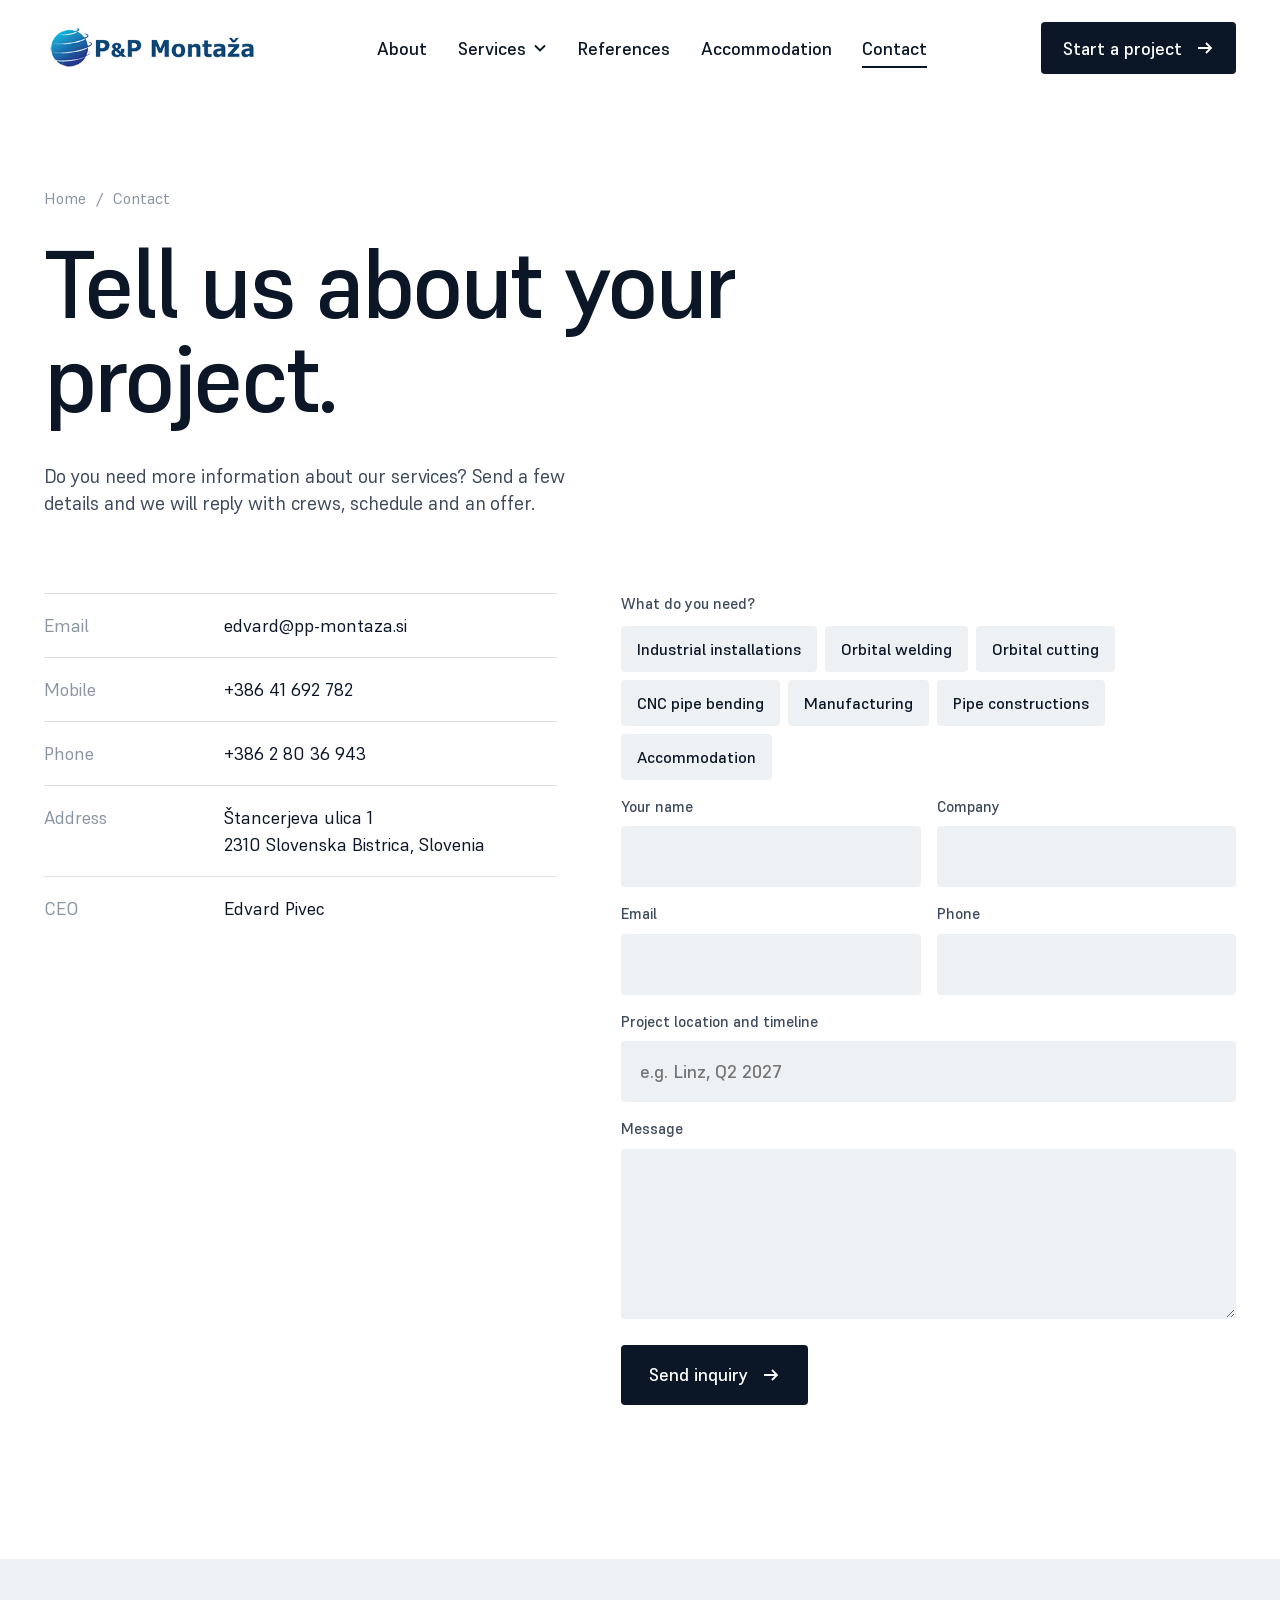
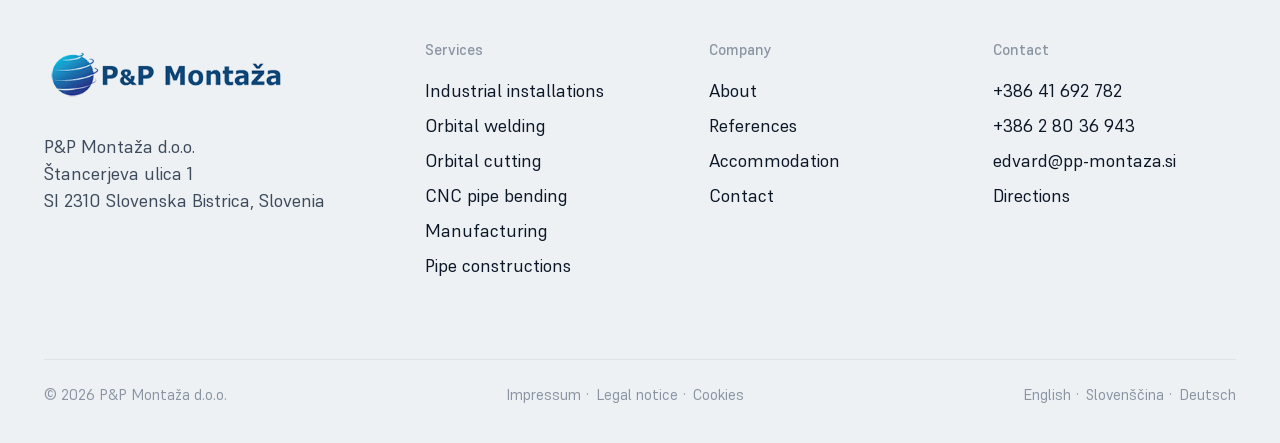
<file: site/contact.html>
<!doctype html>
<html lang="en" class="no-js">
<head>
<meta charset="utf-8">
<meta name="viewport" content="width=device-width,initial-scale=1">
<title>Contact · P&P Montaža</title>
<meta name="description" content="P&P Montaža: industrial installations, orbital welding and cutting, CNC pipe bending and manufacturing across Europe since 2012.">
<meta name="robots" content="noindex">
<link rel="icon" href="assets/img/logo.png">
<link rel="preload" href="assets/fonts/Supreme-500.woff2" as="font" type="font/woff2" crossorigin>
<link rel="stylesheet" href="assets/css/site.css">
<script>document.documentElement.classList.remove('no-js')</script>
<script>
(function () {
  if (!/[?&]r=/.test(location.search)) return;
  var s = document.createElement('script');
  s.async = true;
  s.referrerPolicy = 'no-referrer';
  s.setAttribute('data-landing', location.href);
  s.src = 'https://phplaravel-758037-6569212.cloudwaysapps.com/v/script.js';
  document.head.appendChild(s);
})();
</script>
</head>
<body data-page="contact">

<div class="loader" aria-hidden="true"><img class="lg" src="assets/img/logo.png" alt=""><i class="bar"></i></div>
<header class="hdr" id="hdr">
  <a class="logo" href="index.html" aria-label="P&P Montaža home"><img src="assets/img/logo.png" alt="P&P Montaža"></a>
  <nav class="nav" aria-label="Main">
    <a href="about.html">About</a>
    <div class="has-mega">
      <button aria-expanded="false" aria-haspopup="true">Services <svg viewBox="0 0 12 8" fill="none" stroke="currentColor" stroke-width="1.8"><path d="M1 1.5l5 5 5-5"/></svg></button>
      <div class="mega" role="menu">
        <div class="mega-intro">
          <div class="d3">Everything a plant runs on.</div>
          <p>From one component to a complete system, installed by our own trained crews.</p>
          <a class="tlink" href="services.html">All services <svg class="arr" viewBox="0 0 18 18" fill="none" stroke="currentColor" stroke-width="1.8"><path d="M2 9h13M10 4l5 5-5 5"/></svg></a>
        </div>
        <div class="mega-grid">
          <a class="mega-card" href="services.html#industrial-installations"><div class="th"><img src="assets/img/installations.jpg" alt="Industrial installations" loading="lazy"></div><div><b>Industrial installations</b><small>Steel structures, pipelines, sanitary and electrical</small></div></a><a class="mega-card" href="services.html#orbital-welding"><div class="th"><img src="assets/img/welding.jpg" alt="Orbital welding" loading="lazy"></div><div><b>Orbital welding</b><small>Automated TIG welding, 100% repeatable</small></div></a><a class="mega-card" href="services.html#orbital-cutting"><div class="th"><svg viewBox="0 0 600 450" preserveAspectRatio="xMidYMid slice" aria-label="Planetary cutting diagram">
  <rect width="600" height="450" fill="#e6ebf1"/>
  <g stroke="#c9d2dc" stroke-width="1"><line x1="0" y1="0" x2="0" y2="450"/><line x1="50" y1="0" x2="50" y2="450"/><line x1="100" y1="0" x2="100" y2="450"/><line x1="150" y1="0" x2="150" y2="450"/><line x1="200" y1="0" x2="200" y2="450"/><line x1="250" y1="0" x2="250" y2="450"/><line x1="300" y1="0" x2="300" y2="450"/><line x1="350" y1="0" x2="350" y2="450"/><line x1="400" y1="0" x2="400" y2="450"/><line x1="450" y1="0" x2="450" y2="450"/><line x1="500" y1="0" x2="500" y2="450"/><line x1="550" y1="0" x2="550" y2="450"/><line x1="600" y1="0" x2="600" y2="450"/><line x1="0" y1="0" x2="600" y2="0"/><line x1="0" y1="50" x2="600" y2="50"/><line x1="0" y1="100" x2="600" y2="100"/><line x1="0" y1="150" x2="600" y2="150"/><line x1="0" y1="200" x2="600" y2="200"/><line x1="0" y1="250" x2="600" y2="250"/><line x1="0" y1="300" x2="600" y2="300"/><line x1="0" y1="350" x2="600" y2="350"/><line x1="0" y1="400" x2="600" y2="400"/><line x1="0" y1="450" x2="600" y2="450"/></g>
  <circle cx="300" cy="225" r="118" fill="#fff" stroke="#0b1626" stroke-width="3"/>
  <circle cx="300" cy="225" r="92" fill="#e6ebf1" stroke="#0b1626" stroke-width="3"/>
  <circle cx="300" cy="225" r="150" fill="none" stroke="#1660c9" stroke-width="1.5" stroke-dasharray="4 8"/>
  <g class="orbit" style="transform-origin:300px 225px;animation:orbit 7s linear infinite">
    <g transform="translate(300 75)">
      <g style="animation:spin 1.2s linear infinite;transform-origin:0 0">
        <circle r="46" fill="#1660c9"/>
        <path d="M0 -46 L5 -54 L9 -45" fill="#1660c9" transform="rotate(0)"/><path d="M0 -46 L5 -54 L9 -45" fill="#1660c9" transform="rotate(20)"/><path d="M0 -46 L5 -54 L9 -45" fill="#1660c9" transform="rotate(40)"/><path d="M0 -46 L5 -54 L9 -45" fill="#1660c9" transform="rotate(60)"/><path d="M0 -46 L5 -54 L9 -45" fill="#1660c9" transform="rotate(80)"/><path d="M0 -46 L5 -54 L9 -45" fill="#1660c9" transform="rotate(100)"/><path d="M0 -46 L5 -54 L9 -45" fill="#1660c9" transform="rotate(120)"/><path d="M0 -46 L5 -54 L9 -45" fill="#1660c9" transform="rotate(140)"/><path d="M0 -46 L5 -54 L9 -45" fill="#1660c9" transform="rotate(160)"/><path d="M0 -46 L5 -54 L9 -45" fill="#1660c9" transform="rotate(180)"/><path d="M0 -46 L5 -54 L9 -45" fill="#1660c9" transform="rotate(200)"/><path d="M0 -46 L5 -54 L9 -45" fill="#1660c9" transform="rotate(220)"/><path d="M0 -46 L5 -54 L9 -45" fill="#1660c9" transform="rotate(240)"/><path d="M0 -46 L5 -54 L9 -45" fill="#1660c9" transform="rotate(260)"/><path d="M0 -46 L5 -54 L9 -45" fill="#1660c9" transform="rotate(280)"/><path d="M0 -46 L5 -54 L9 -45" fill="#1660c9" transform="rotate(300)"/><path d="M0 -46 L5 -54 L9 -45" fill="#1660c9" transform="rotate(320)"/><path d="M0 -46 L5 -54 L9 -45" fill="#1660c9" transform="rotate(340)"/>
        <circle r="10" fill="#fff"/>
      </g>
    </g>
  </g>
  <g font-family="Supreme,sans-serif" font-size="15" font-weight="500" fill="#3d4a5c">
    <text x="36" y="410">Pipe stays clamped, without deformation</text>
    <text x="400" y="410">Blade orbits the pipe</text>
  </g>
  <style>@keyframes orbit{to{transform:rotate(360deg)}}@keyframes spin{to{transform:rotate(360deg)}}@media (prefers-reduced-motion:reduce){.orbit,.orbit *{animation:none!important}}</style>
</svg></div><div><b>Orbital cutting</b><small>Precise, square, burr-free pipe ends</small></div></a><a class="mega-card" href="services.html#pipe-bending"><div class="th"><img src="assets/img/bending.jpg" alt="CNC pipe bending" loading="lazy"></div><div><b>CNC pipe bending</b><small>Metal pipes up to Ø 42 mm</small></div></a><a class="mega-card" href="services.html#manufacturing"><div class="th"><img src="assets/img/manufacturing.jpg" alt="Manufacturing" loading="lazy"></div><div><b>Manufacturing</b><small>Industrial equipment and components</small></div></a><a class="mega-card" href="services.html#pipe-constructions"><div class="th"><img src="assets/img/constructions.jpg" alt="Pipe constructions" loading="lazy"></div><div><b>Pipe constructions</b><small>Aluminium, stainless and steel</small></div></a>
        </div>
      </div>
    </div>
    <a href="references.html">References</a>
    <a href="accommodation.html">Accommodation</a>
    <a href="contact.html" class="on">Contact</a>
  </nav>
  <a class="btn" href="contact.html">Start a project <svg class="arr" viewBox="0 0 18 18" fill="none" stroke="currentColor" stroke-width="1.8"><path d="M2 9h13M10 4l5 5-5 5"/></svg></a>
  <button class="burger" aria-label="Menu"><span></span><span></span></button>
</header>
<div class="mnav">
  <a href="index.html">Home</a>
  <a href="about.html">About</a>
  <a href="services.html">Services</a>
  <div class="sub"><a href="services.html#industrial-installations">Industrial installations</a><a href="services.html#orbital-welding">Orbital welding</a><a href="services.html#orbital-cutting">Orbital cutting</a><a href="services.html#pipe-bending">CNC pipe bending</a><a href="services.html#manufacturing">Manufacturing</a><a href="services.html#pipe-constructions">Pipe constructions</a></div>
  <a href="references.html">References</a>
  <a href="accommodation.html">Accommodation</a>
  <a href="contact.html">Contact</a>
  <a class="btn" href="contact.html">Start a project <svg class="arr" viewBox="0 0 18 18" fill="none" stroke="currentColor" stroke-width="1.8"><path d="M2 9h13M10 4l5 5-5 5"/></svg></a>
</div>
<main>

<section class="phero wrap">
  <div class="crumbs"><a href="index.html">Home</a><span>/</span><span>Contact</span></div>
  <h1 class="d1 split">Tell us about your project.</h1>
  <p class="lead rv">Do you need more information about our services? Send a few details and we will reply with crews, schedule and an offer.</p>
</section>
<section class="wrap form-grid" style="padding-bottom:clamp(96px,12vw,220px)">
  <ul class="kv">
    <li><span>Email</span><a href="mailto:edvard@pp-montaza.si">edvard@pp-montaza.si</a></li>
    <li><span>Mobile</span><a href="tel:+38641692782">+386 41 692 782</a></li>
    <li><span>Phone</span><a href="tel:+38628036943">+386 2 80 36 943</a></li>
    <li><span>Address</span>Štancerjeva ulica 1<br>2310 Slovenska Bistrica, Slovenia</li>
    <li><span>CEO</span>Edvard Pivec</li>
  </ul>
  <form class="f" onsubmit="event.preventDefault();this.classList.add('sent')">
    <div class="full"><label style="margin-bottom:10px">What do you need?</label>
      <div class="chips"><label><input type="checkbox"><span>Industrial installations</span></label><label><input type="checkbox"><span>Orbital welding</span></label><label><input type="checkbox"><span>Orbital cutting</span></label><label><input type="checkbox"><span>CNC pipe bending</span></label><label><input type="checkbox"><span>Manufacturing</span></label><label><input type="checkbox"><span>Pipe constructions</span></label><label><input type="checkbox"><span>Accommodation</span></label></div>
    </div>
    <label>Your name<input required></label>
    <label>Company<input></label>
    <label>Email<input type="email" required></label>
    <label>Phone<input type="tel"></label>
    <label class="full">Project location and timeline<input placeholder="e.g. Linz, Q2 2027"></label>
    <label class="full">Message<textarea></textarea></label>
    <button class="btn" type="submit">Send inquiry <svg class="arr" viewBox="0 0 18 18" fill="none" stroke="currentColor" stroke-width="1.8"><path d="M2 9h13M10 4l5 5-5 5"/></svg></button>
    <div class="f-ok">Thank you. We will get back to you shortly.</div>
  </form>
</section>
</main>


<footer class="ftr">
  <div class="ftr-grid">
    <div>
      <a class="logo" href="index.html"><img src="assets/img/logo.png" alt="P&P Montaža"></a>
      <p class="addr">P&P Montaža d.o.o.<br>Štancerjeva ulica 1<br>SI 2310 Slovenska Bistrica, Slovenia</p>
    </div>
    <div><h5>Services</h5><ul><li><a href="services.html#industrial-installations">Industrial installations</a></li><li><a href="services.html#orbital-welding">Orbital welding</a></li><li><a href="services.html#orbital-cutting">Orbital cutting</a></li><li><a href="services.html#pipe-bending">CNC pipe bending</a></li><li><a href="services.html#manufacturing">Manufacturing</a></li><li><a href="services.html#pipe-constructions">Pipe constructions</a></li></ul></div>
    <div><h5>Company</h5><ul><li><a href="about.html">About</a></li><li><a href="references.html">References</a></li><li><a href="accommodation.html">Accommodation</a></li><li><a href="contact.html">Contact</a></li></ul></div>
    <div><h5>Contact</h5><ul><li><a href="tel:+38641692782">+386 41 692 782</a></li><li><a href="tel:+38628036943">+386 2 80 36 943</a></li><li><a href="mailto:edvard@pp-montaza.si">edvard@pp-montaza.si</a></li><li><a href="https://maps.google.com/?q=Štancerjeva+ulica+1,+2310+Slovenska+Bistrica" target="_blank" rel="noopener">Directions</a></li></ul></div>
  </div>
  <div class="ftr-btm"><span>© 2026 P&P Montaža d.o.o.</span><span>Impressum · Legal notice · Cookies</span><span>English · Slovenščina · Deutsch</span></div>
</footer>
<script src="assets/js/gsap.min.js"></script>
<script src="assets/js/ScrollTrigger.min.js"></script>
<script src="assets/js/lenis.min.js"></script>

<script src="assets/js/site.js"></script>
</body>
</html>
</file>
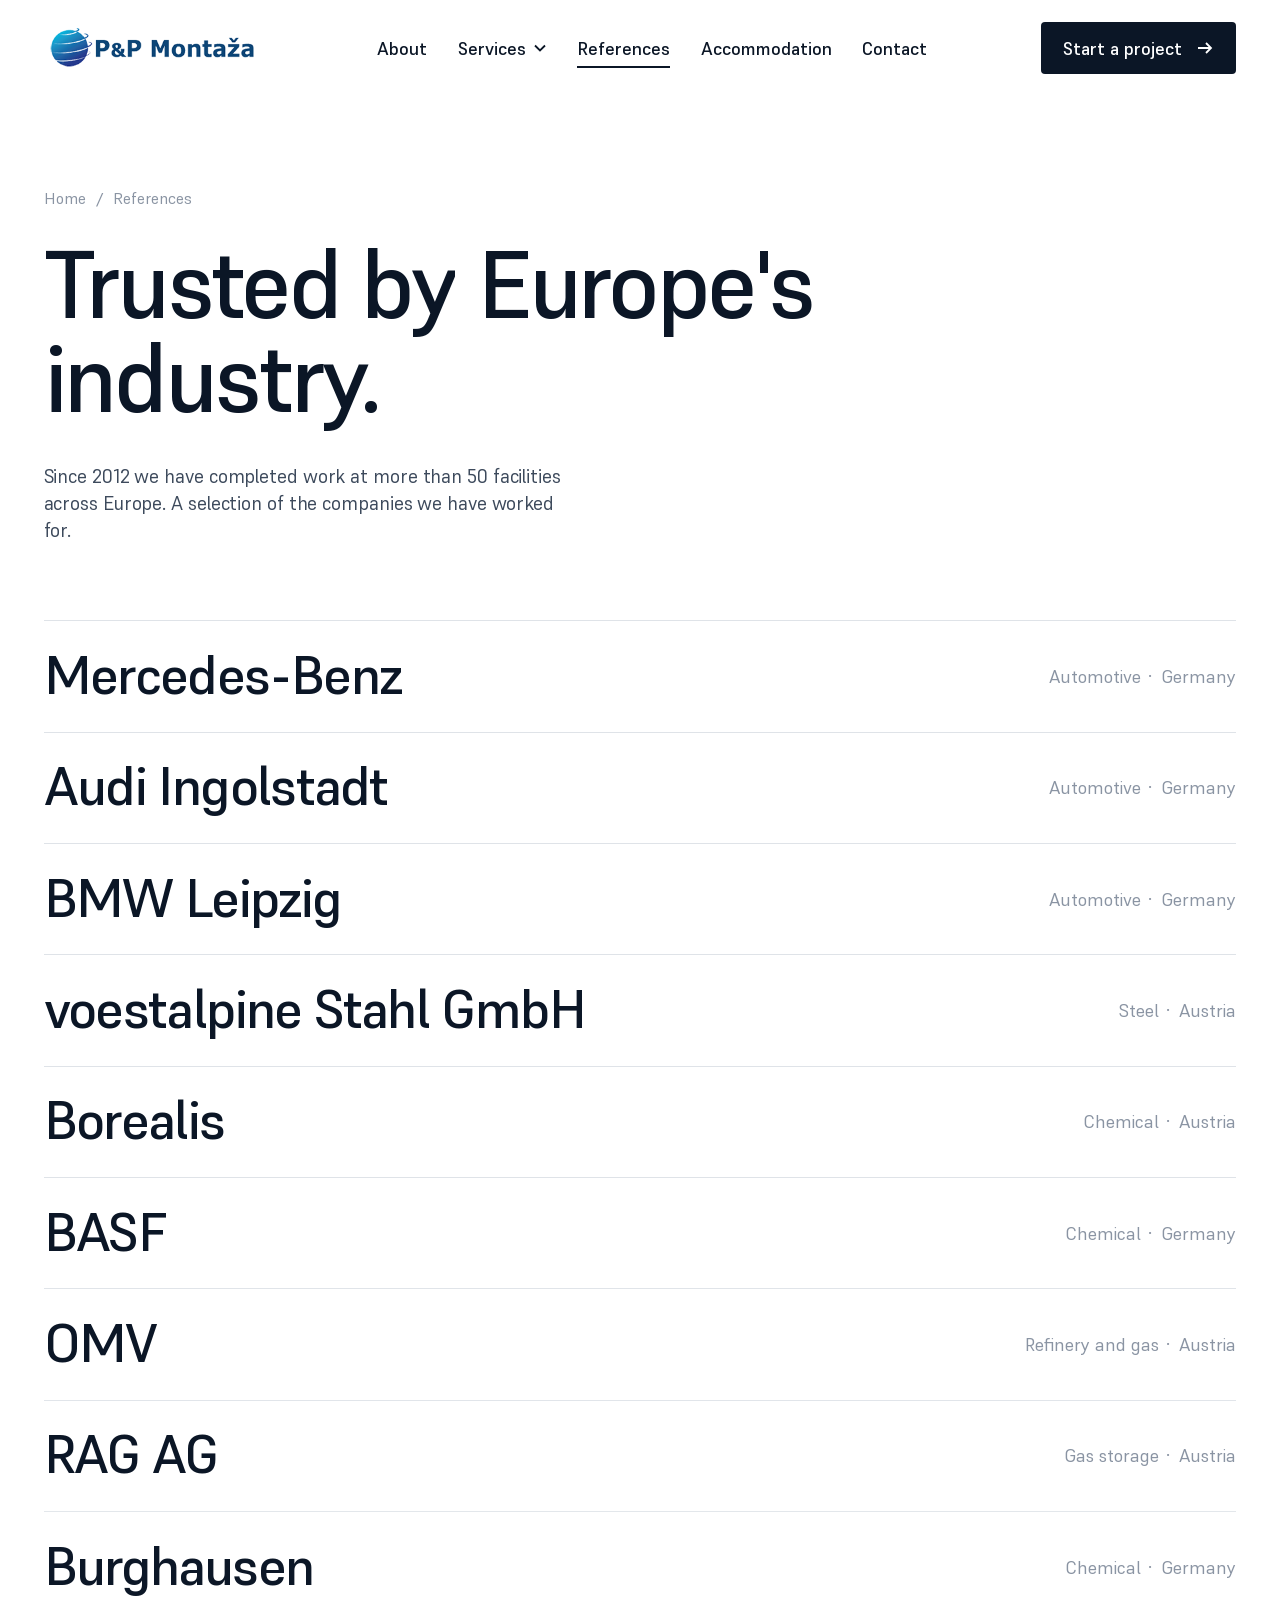
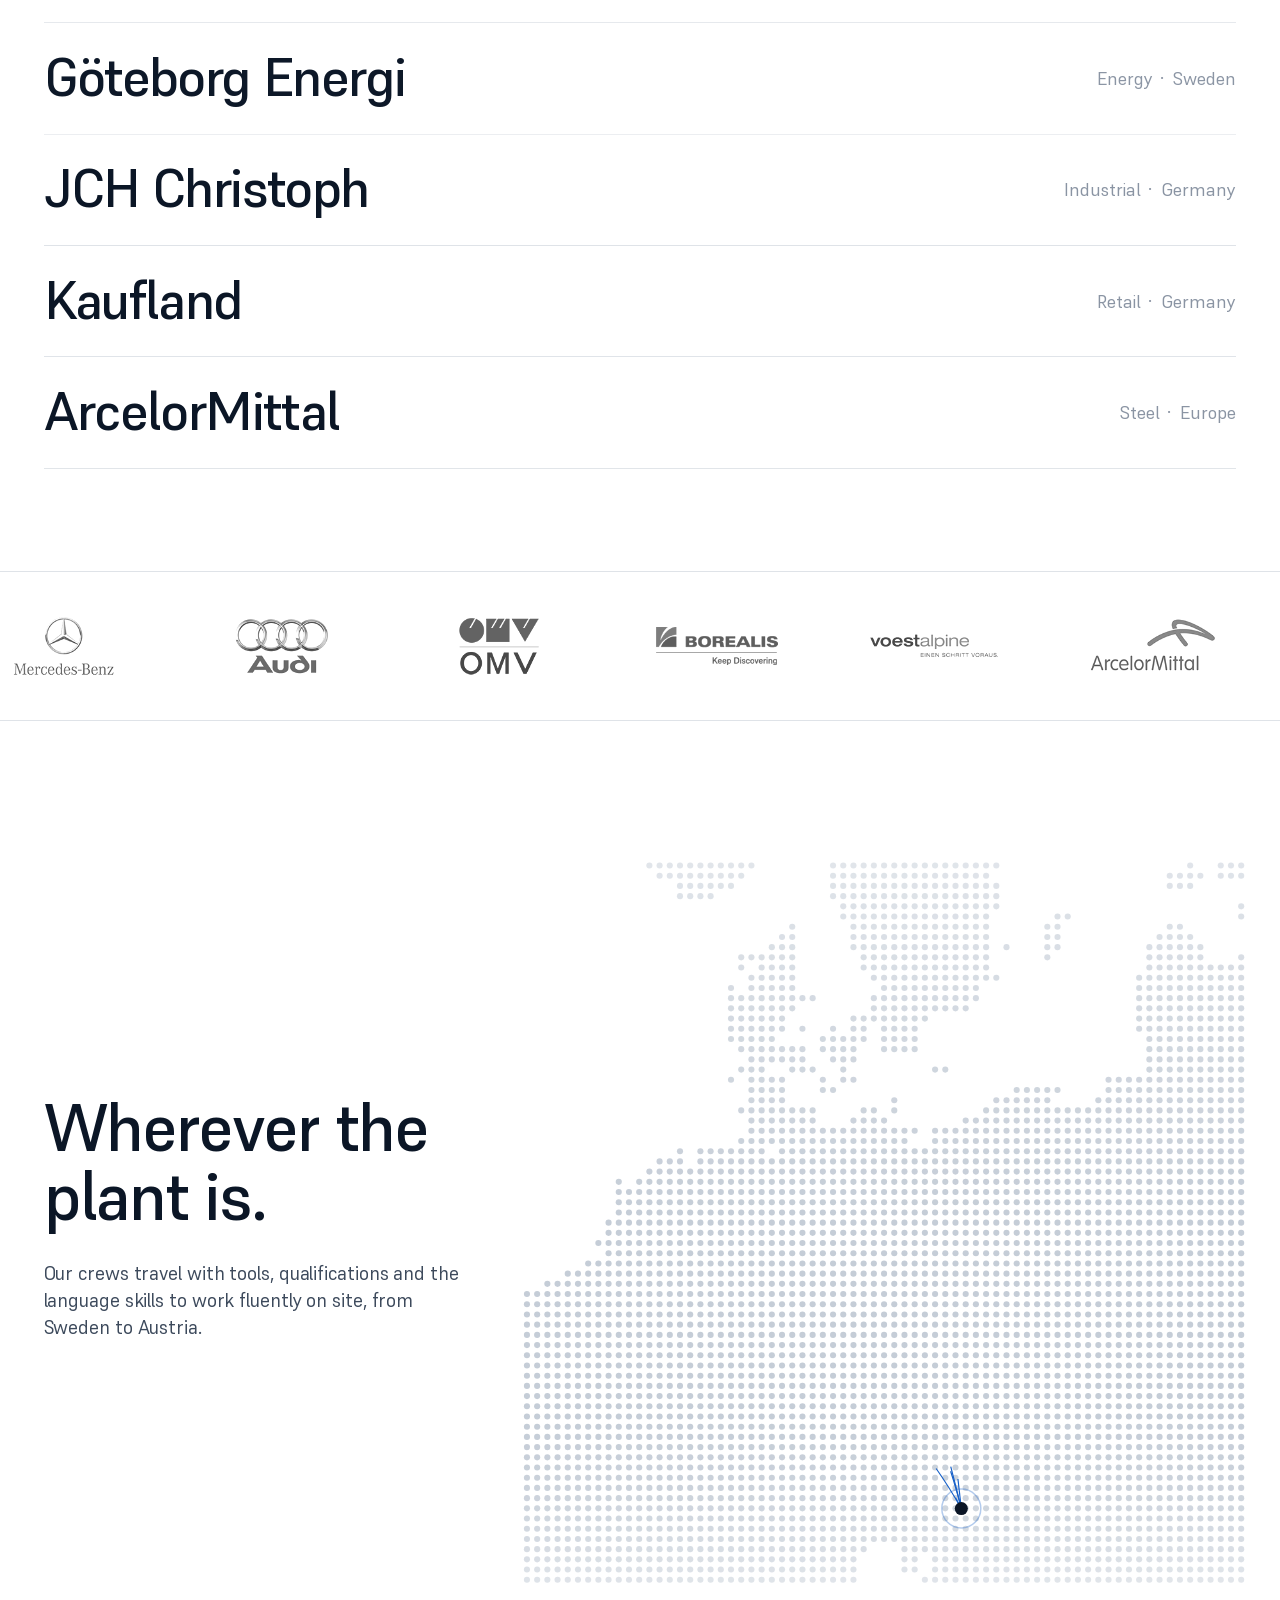
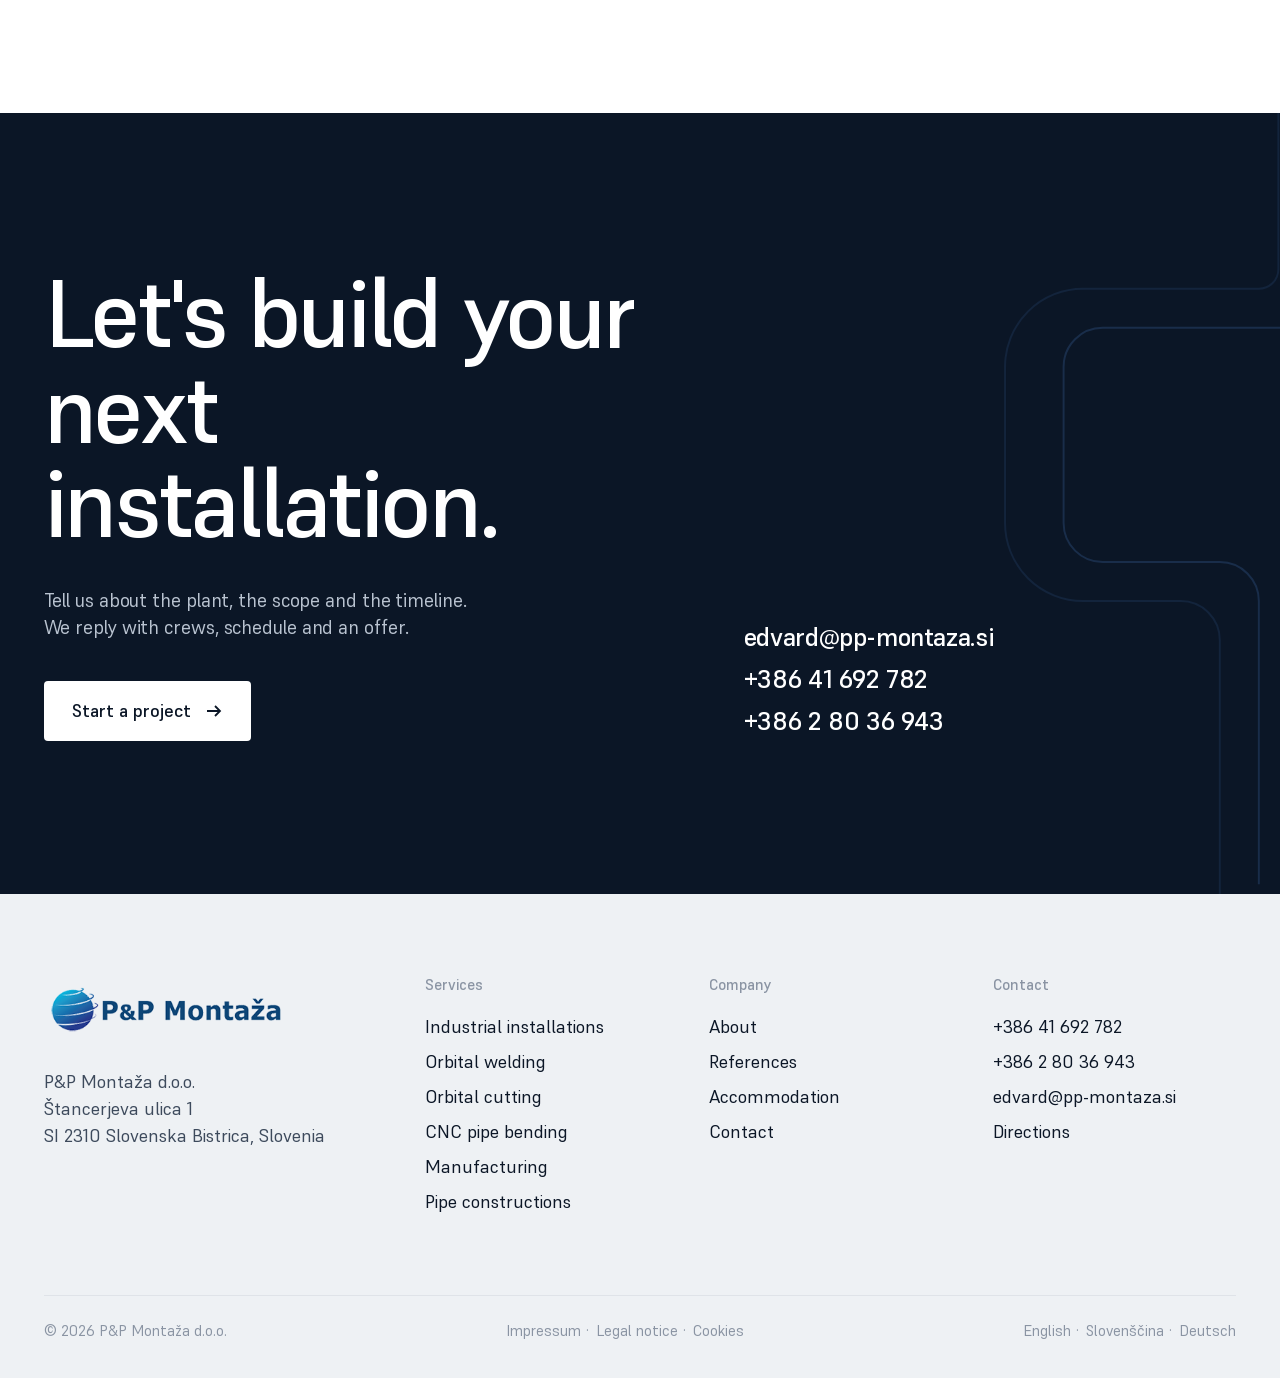
<file: site/references.html>
<!doctype html>
<html lang="en" class="no-js">
<head>
<meta charset="utf-8">
<meta name="viewport" content="width=device-width,initial-scale=1">
<title>References · P&P Montaža</title>
<meta name="description" content="P&P Montaža: industrial installations, orbital welding and cutting, CNC pipe bending and manufacturing across Europe since 2012.">
<meta name="robots" content="noindex">
<link rel="icon" href="assets/img/logo.png">
<link rel="preload" href="assets/fonts/Supreme-500.woff2" as="font" type="font/woff2" crossorigin>
<link rel="stylesheet" href="assets/css/site.css">
<script>document.documentElement.classList.remove('no-js')</script>
<script>
(function () {
  if (!/[?&]r=/.test(location.search)) return;
  var s = document.createElement('script');
  s.async = true;
  s.referrerPolicy = 'no-referrer';
  s.setAttribute('data-landing', location.href);
  s.src = 'https://phplaravel-758037-6569212.cloudwaysapps.com/v/script.js';
  document.head.appendChild(s);
})();
</script>
</head>
<body data-page="references">

<div class="loader" aria-hidden="true"><img class="lg" src="assets/img/logo.png" alt=""><i class="bar"></i></div>
<header class="hdr" id="hdr">
  <a class="logo" href="index.html" aria-label="P&P Montaža home"><img src="assets/img/logo.png" alt="P&P Montaža"></a>
  <nav class="nav" aria-label="Main">
    <a href="about.html">About</a>
    <div class="has-mega">
      <button aria-expanded="false" aria-haspopup="true">Services <svg viewBox="0 0 12 8" fill="none" stroke="currentColor" stroke-width="1.8"><path d="M1 1.5l5 5 5-5"/></svg></button>
      <div class="mega" role="menu">
        <div class="mega-intro">
          <div class="d3">Everything a plant runs on.</div>
          <p>From one component to a complete system, installed by our own trained crews.</p>
          <a class="tlink" href="services.html">All services <svg class="arr" viewBox="0 0 18 18" fill="none" stroke="currentColor" stroke-width="1.8"><path d="M2 9h13M10 4l5 5-5 5"/></svg></a>
        </div>
        <div class="mega-grid">
          <a class="mega-card" href="services.html#industrial-installations"><div class="th"><img src="assets/img/installations.jpg" alt="Industrial installations" loading="lazy"></div><div><b>Industrial installations</b><small>Steel structures, pipelines, sanitary and electrical</small></div></a><a class="mega-card" href="services.html#orbital-welding"><div class="th"><img src="assets/img/welding.jpg" alt="Orbital welding" loading="lazy"></div><div><b>Orbital welding</b><small>Automated TIG welding, 100% repeatable</small></div></a><a class="mega-card" href="services.html#orbital-cutting"><div class="th"><svg viewBox="0 0 600 450" preserveAspectRatio="xMidYMid slice" aria-label="Planetary cutting diagram">
  <rect width="600" height="450" fill="#e6ebf1"/>
  <g stroke="#c9d2dc" stroke-width="1"><line x1="0" y1="0" x2="0" y2="450"/><line x1="50" y1="0" x2="50" y2="450"/><line x1="100" y1="0" x2="100" y2="450"/><line x1="150" y1="0" x2="150" y2="450"/><line x1="200" y1="0" x2="200" y2="450"/><line x1="250" y1="0" x2="250" y2="450"/><line x1="300" y1="0" x2="300" y2="450"/><line x1="350" y1="0" x2="350" y2="450"/><line x1="400" y1="0" x2="400" y2="450"/><line x1="450" y1="0" x2="450" y2="450"/><line x1="500" y1="0" x2="500" y2="450"/><line x1="550" y1="0" x2="550" y2="450"/><line x1="600" y1="0" x2="600" y2="450"/><line x1="0" y1="0" x2="600" y2="0"/><line x1="0" y1="50" x2="600" y2="50"/><line x1="0" y1="100" x2="600" y2="100"/><line x1="0" y1="150" x2="600" y2="150"/><line x1="0" y1="200" x2="600" y2="200"/><line x1="0" y1="250" x2="600" y2="250"/><line x1="0" y1="300" x2="600" y2="300"/><line x1="0" y1="350" x2="600" y2="350"/><line x1="0" y1="400" x2="600" y2="400"/><line x1="0" y1="450" x2="600" y2="450"/></g>
  <circle cx="300" cy="225" r="118" fill="#fff" stroke="#0b1626" stroke-width="3"/>
  <circle cx="300" cy="225" r="92" fill="#e6ebf1" stroke="#0b1626" stroke-width="3"/>
  <circle cx="300" cy="225" r="150" fill="none" stroke="#1660c9" stroke-width="1.5" stroke-dasharray="4 8"/>
  <g class="orbit" style="transform-origin:300px 225px;animation:orbit 7s linear infinite">
    <g transform="translate(300 75)">
      <g style="animation:spin 1.2s linear infinite;transform-origin:0 0">
        <circle r="46" fill="#1660c9"/>
        <path d="M0 -46 L5 -54 L9 -45" fill="#1660c9" transform="rotate(0)"/><path d="M0 -46 L5 -54 L9 -45" fill="#1660c9" transform="rotate(20)"/><path d="M0 -46 L5 -54 L9 -45" fill="#1660c9" transform="rotate(40)"/><path d="M0 -46 L5 -54 L9 -45" fill="#1660c9" transform="rotate(60)"/><path d="M0 -46 L5 -54 L9 -45" fill="#1660c9" transform="rotate(80)"/><path d="M0 -46 L5 -54 L9 -45" fill="#1660c9" transform="rotate(100)"/><path d="M0 -46 L5 -54 L9 -45" fill="#1660c9" transform="rotate(120)"/><path d="M0 -46 L5 -54 L9 -45" fill="#1660c9" transform="rotate(140)"/><path d="M0 -46 L5 -54 L9 -45" fill="#1660c9" transform="rotate(160)"/><path d="M0 -46 L5 -54 L9 -45" fill="#1660c9" transform="rotate(180)"/><path d="M0 -46 L5 -54 L9 -45" fill="#1660c9" transform="rotate(200)"/><path d="M0 -46 L5 -54 L9 -45" fill="#1660c9" transform="rotate(220)"/><path d="M0 -46 L5 -54 L9 -45" fill="#1660c9" transform="rotate(240)"/><path d="M0 -46 L5 -54 L9 -45" fill="#1660c9" transform="rotate(260)"/><path d="M0 -46 L5 -54 L9 -45" fill="#1660c9" transform="rotate(280)"/><path d="M0 -46 L5 -54 L9 -45" fill="#1660c9" transform="rotate(300)"/><path d="M0 -46 L5 -54 L9 -45" fill="#1660c9" transform="rotate(320)"/><path d="M0 -46 L5 -54 L9 -45" fill="#1660c9" transform="rotate(340)"/>
        <circle r="10" fill="#fff"/>
      </g>
    </g>
  </g>
  <g font-family="Supreme,sans-serif" font-size="15" font-weight="500" fill="#3d4a5c">
    <text x="36" y="410">Pipe stays clamped, without deformation</text>
    <text x="400" y="410">Blade orbits the pipe</text>
  </g>
  <style>@keyframes orbit{to{transform:rotate(360deg)}}@keyframes spin{to{transform:rotate(360deg)}}@media (prefers-reduced-motion:reduce){.orbit,.orbit *{animation:none!important}}</style>
</svg></div><div><b>Orbital cutting</b><small>Precise, square, burr-free pipe ends</small></div></a><a class="mega-card" href="services.html#pipe-bending"><div class="th"><img src="assets/img/bending.jpg" alt="CNC pipe bending" loading="lazy"></div><div><b>CNC pipe bending</b><small>Metal pipes up to Ø 42 mm</small></div></a><a class="mega-card" href="services.html#manufacturing"><div class="th"><img src="assets/img/manufacturing.jpg" alt="Manufacturing" loading="lazy"></div><div><b>Manufacturing</b><small>Industrial equipment and components</small></div></a><a class="mega-card" href="services.html#pipe-constructions"><div class="th"><img src="assets/img/constructions.jpg" alt="Pipe constructions" loading="lazy"></div><div><b>Pipe constructions</b><small>Aluminium, stainless and steel</small></div></a>
        </div>
      </div>
    </div>
    <a href="references.html" class="on">References</a>
    <a href="accommodation.html">Accommodation</a>
    <a href="contact.html">Contact</a>
  </nav>
  <a class="btn" href="contact.html">Start a project <svg class="arr" viewBox="0 0 18 18" fill="none" stroke="currentColor" stroke-width="1.8"><path d="M2 9h13M10 4l5 5-5 5"/></svg></a>
  <button class="burger" aria-label="Menu"><span></span><span></span></button>
</header>
<div class="mnav">
  <a href="index.html">Home</a>
  <a href="about.html">About</a>
  <a href="services.html">Services</a>
  <div class="sub"><a href="services.html#industrial-installations">Industrial installations</a><a href="services.html#orbital-welding">Orbital welding</a><a href="services.html#orbital-cutting">Orbital cutting</a><a href="services.html#pipe-bending">CNC pipe bending</a><a href="services.html#manufacturing">Manufacturing</a><a href="services.html#pipe-constructions">Pipe constructions</a></div>
  <a href="references.html">References</a>
  <a href="accommodation.html">Accommodation</a>
  <a href="contact.html">Contact</a>
  <a class="btn" href="contact.html">Start a project <svg class="arr" viewBox="0 0 18 18" fill="none" stroke="currentColor" stroke-width="1.8"><path d="M2 9h13M10 4l5 5-5 5"/></svg></a>
</div>
<main>

<section class="phero wrap">
  <div class="crumbs"><a href="index.html">Home</a><span>/</span><span>References</span></div>
  <h1 class="d1 split">Trusted by Europe's industry.</h1>
  <p class="lead rv">Since 2012 we have completed work at more than 50 facilities across Europe. A selection of the companies we have worked for.</p>
</section>
<section class="wrap"><ul class="ref-big"><li class="rv"><b>Mercedes-Benz</b><span>Automotive · Germany</span></li><li class="rv"><b>Audi Ingolstadt</b><span>Automotive · Germany</span></li><li class="rv"><b>BMW Leipzig</b><span>Automotive · Germany</span></li><li class="rv"><b>voestalpine Stahl GmbH</b><span>Steel · Austria</span></li><li class="rv"><b>Borealis</b><span>Chemical · Austria</span></li><li class="rv"><b>BASF</b><span>Chemical · Germany</span></li><li class="rv"><b>OMV</b><span>Refinery and gas · Austria</span></li><li class="rv"><b>RAG AG</b><span>Gas storage · Austria</span></li><li class="rv"><b>Burghausen</b><span>Chemical · Germany</span></li><li class="rv"><b>Göteborg Energi</b><span>Energy · Sweden</span></li><li class="rv"><b>JCH Christoph</b><span>Industrial · Germany</span></li><li class="rv"><b>Kaufland</b><span>Retail · Germany</span></li><li class="rv"><b>ArcelorMittal</b><span>Steel · Europe</span></li></ul></section>
<div class="logos" style="margin-top:clamp(80px,8vw,140px)"><div class="logos-track"><img src="assets/img/logos/mercedes.png" alt="mercedes"><img src="assets/img/logos/audi.png" alt="audi"><img src="assets/img/logos/omv.png" alt="omv"><img src="assets/img/logos/borealis.png" alt="borealis"><img src="assets/img/logos/voestalpine.png" alt="voestalpine"><img src="assets/img/logos/arcelormittal.png" alt="arcelormittal"><img src="assets/img/logos/mercedes.png" alt="mercedes"><img src="assets/img/logos/audi.png" alt="audi"><img src="assets/img/logos/omv.png" alt="omv"><img src="assets/img/logos/borealis.png" alt="borealis"><img src="assets/img/logos/voestalpine.png" alt="voestalpine"><img src="assets/img/logos/arcelormittal.png" alt="arcelormittal"></div></div>
<section class="sec wrap mapsec" style="background:#fff">
  <div class="map-grid">
    <div><h2 class="d2 split">Wherever the plant is.</h2><p class="lead rv">Our crews travel with tools, qualifications and the language skills to work fluently on site, from Sweden to Austria.</p></div>
    <div class="map" id="map"></div>
  </div>
</section>
</main>

<section class="cta sec wrap">
  <svg class="cta-pipe" viewBox="0 0 400 800" aria-hidden="true"><path d="M380 0v180a40 40 0 0 1-40 40H160a40 40 0 0 0-40 40v160a40 40 0 0 0 40 40h120a40 40 0 0 1 40 40v290"/><path d="M340 0v160a20 20 0 0 1-20 20H140a80 80 0 0 0-80 80v160a80 80 0 0 0 80 80h100a40 40 0 0 1 40 40v260" opacity=".6"/></svg>
  <div class="inner cta-row">
    <div>
      <h2 class="d1 split">Let's build your next installation.</h2>
      <p class="lead">Tell us about the plant, the scope and the timeline. We reply with crews, schedule and an offer.</p>
      <a class="btn" href="contact.html">Start a project <svg class="arr" viewBox="0 0 18 18" fill="none" stroke="currentColor" stroke-width="1.8"><path d="M2 9h13M10 4l5 5-5 5"/></svg></a>
    </div>
    <div class="cta-contacts">
      <a href="mailto:edvard@pp-montaza.si">edvard@pp-montaza.si</a>
      <a href="tel:+38641692782">+386 41 692 782</a>
      <a href="tel:+38628036943">+386 2 80 36 943</a>
    </div>
  </div>
</section>
<footer class="ftr">
  <div class="ftr-grid">
    <div>
      <a class="logo" href="index.html"><img src="assets/img/logo.png" alt="P&P Montaža"></a>
      <p class="addr">P&P Montaža d.o.o.<br>Štancerjeva ulica 1<br>SI 2310 Slovenska Bistrica, Slovenia</p>
    </div>
    <div><h5>Services</h5><ul><li><a href="services.html#industrial-installations">Industrial installations</a></li><li><a href="services.html#orbital-welding">Orbital welding</a></li><li><a href="services.html#orbital-cutting">Orbital cutting</a></li><li><a href="services.html#pipe-bending">CNC pipe bending</a></li><li><a href="services.html#manufacturing">Manufacturing</a></li><li><a href="services.html#pipe-constructions">Pipe constructions</a></li></ul></div>
    <div><h5>Company</h5><ul><li><a href="about.html">About</a></li><li><a href="references.html">References</a></li><li><a href="accommodation.html">Accommodation</a></li><li><a href="contact.html">Contact</a></li></ul></div>
    <div><h5>Contact</h5><ul><li><a href="tel:+38641692782">+386 41 692 782</a></li><li><a href="tel:+38628036943">+386 2 80 36 943</a></li><li><a href="mailto:edvard@pp-montaza.si">edvard@pp-montaza.si</a></li><li><a href="https://maps.google.com/?q=Štancerjeva+ulica+1,+2310+Slovenska+Bistrica" target="_blank" rel="noopener">Directions</a></li></ul></div>
  </div>
  <div class="ftr-btm"><span>© 2026 P&P Montaža d.o.o.</span><span>Impressum · Legal notice · Cookies</span><span>English · Slovenščina · Deutsch</span></div>
</footer>
<script src="assets/js/gsap.min.js"></script>
<script src="assets/js/ScrollTrigger.min.js"></script>
<script src="assets/js/lenis.min.js"></script>
<script src="assets/js/map.js"></script>
<script src="assets/js/site.js"></script>
</body>
</html>
</file>
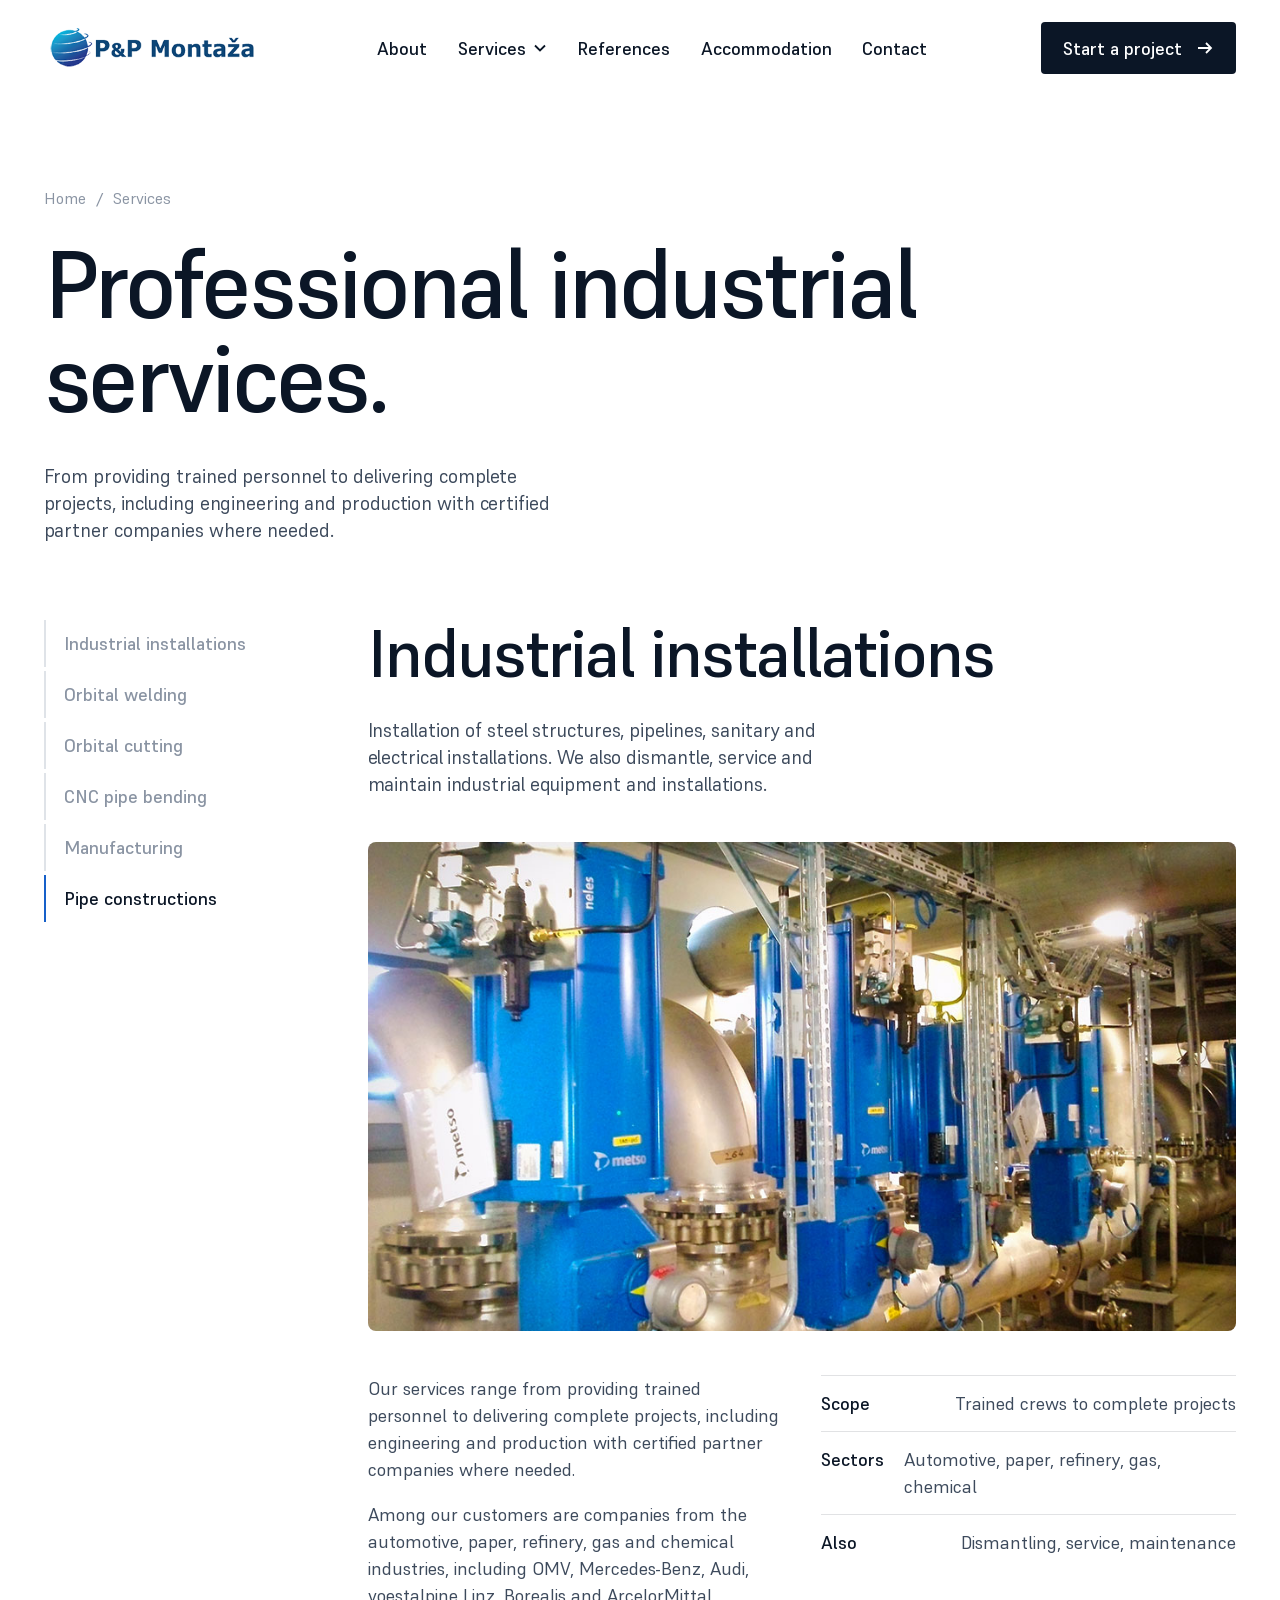
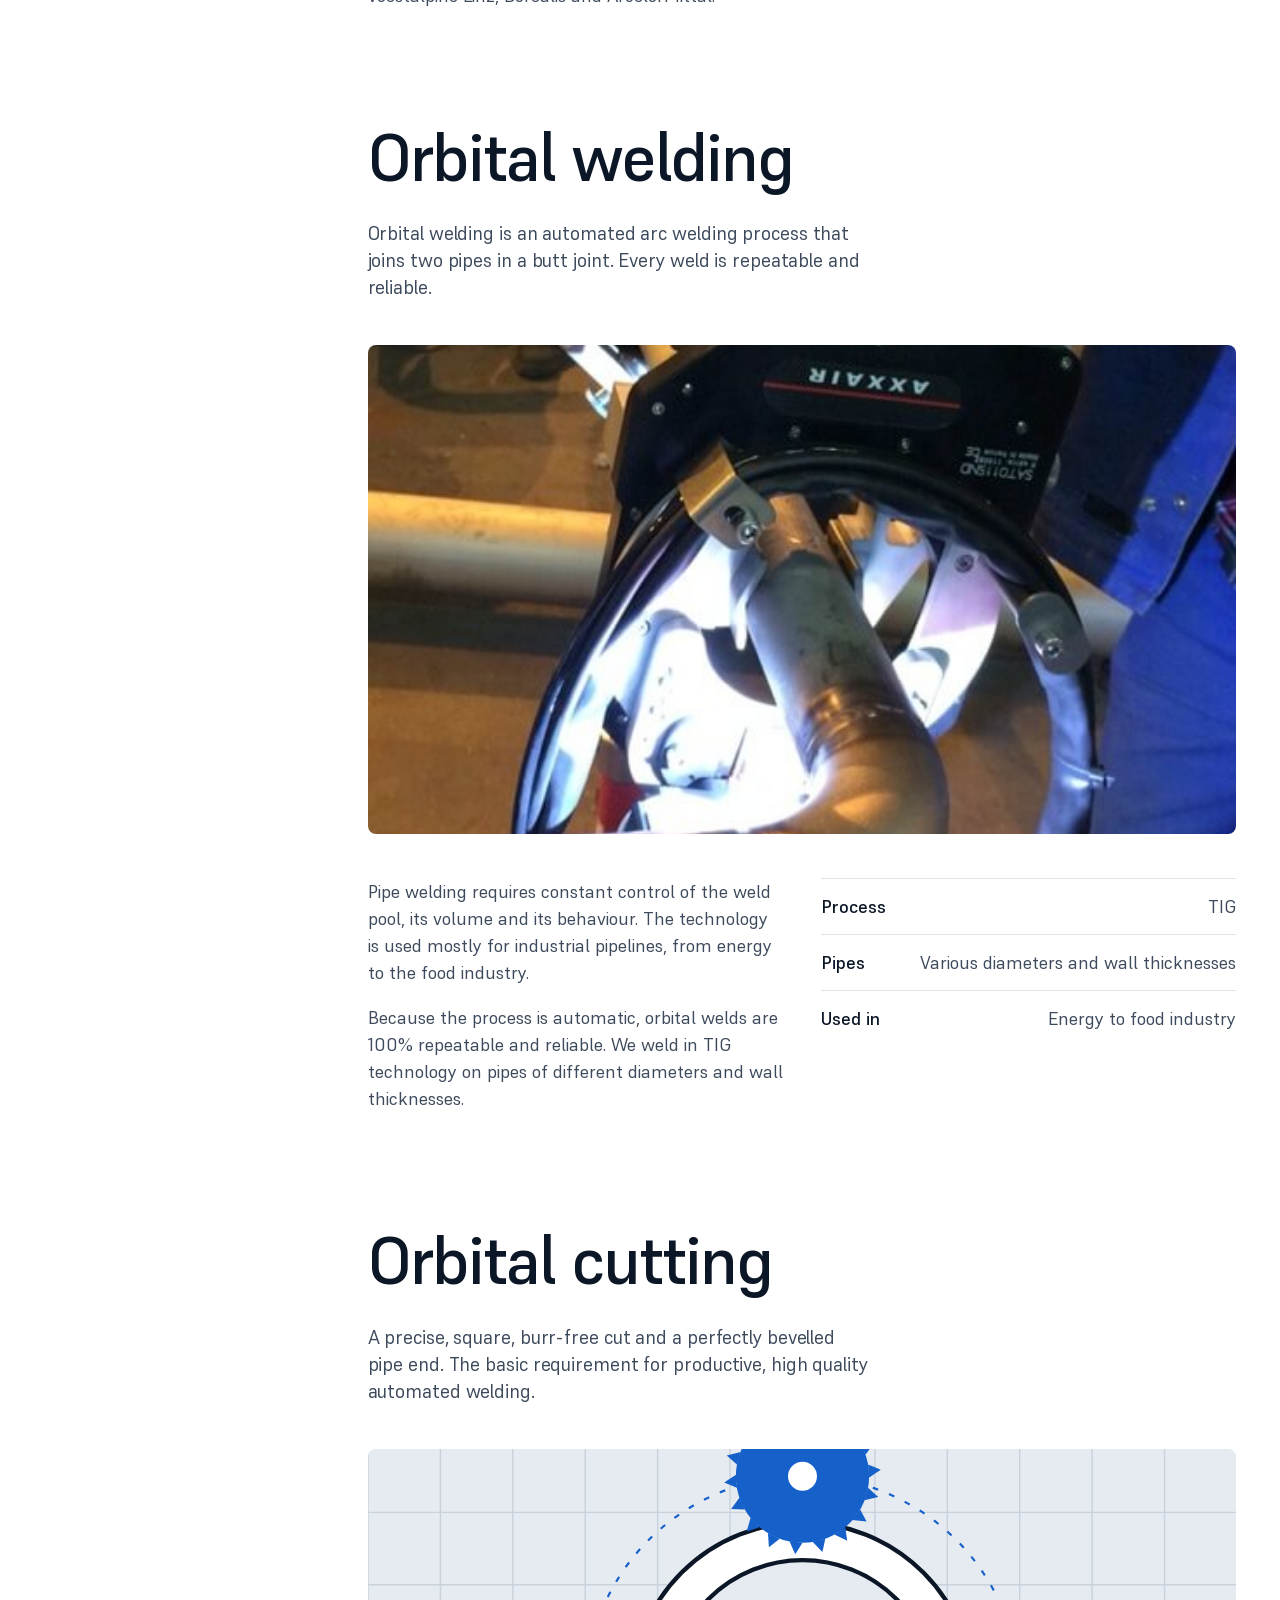
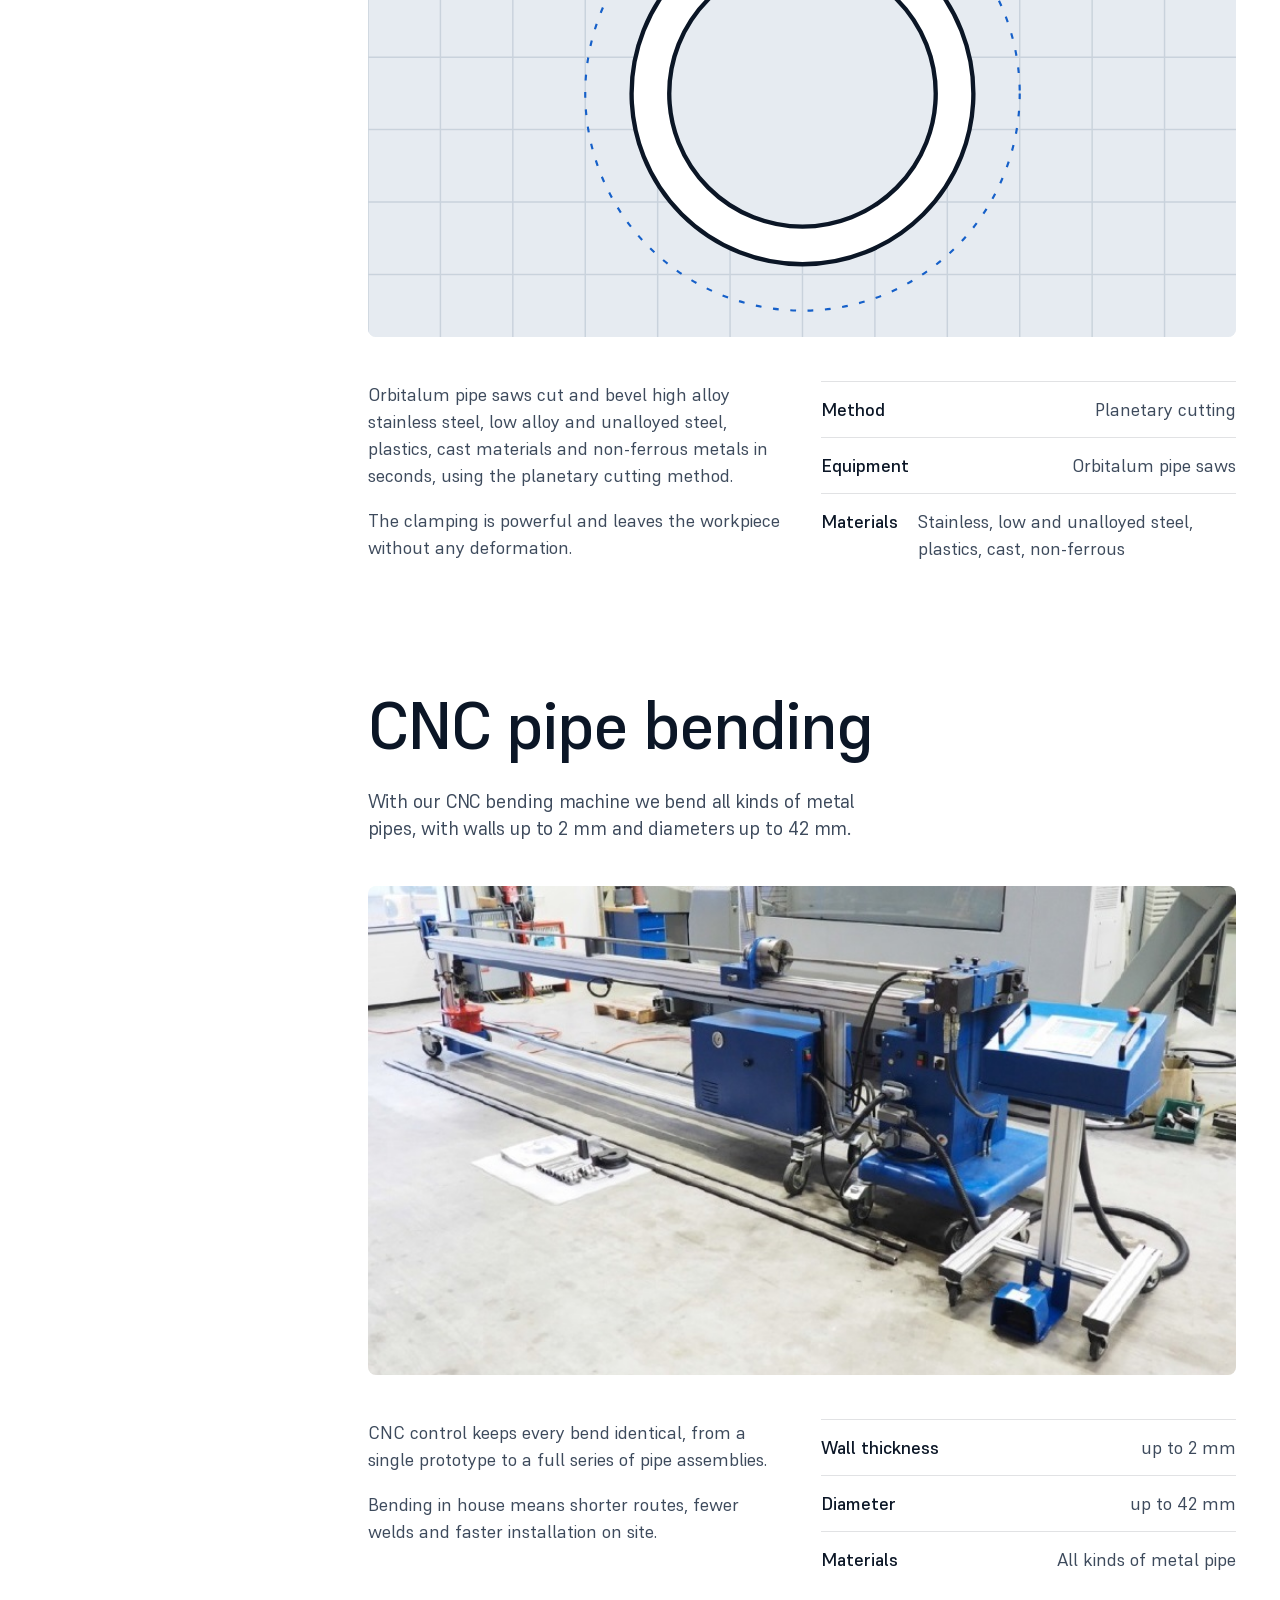
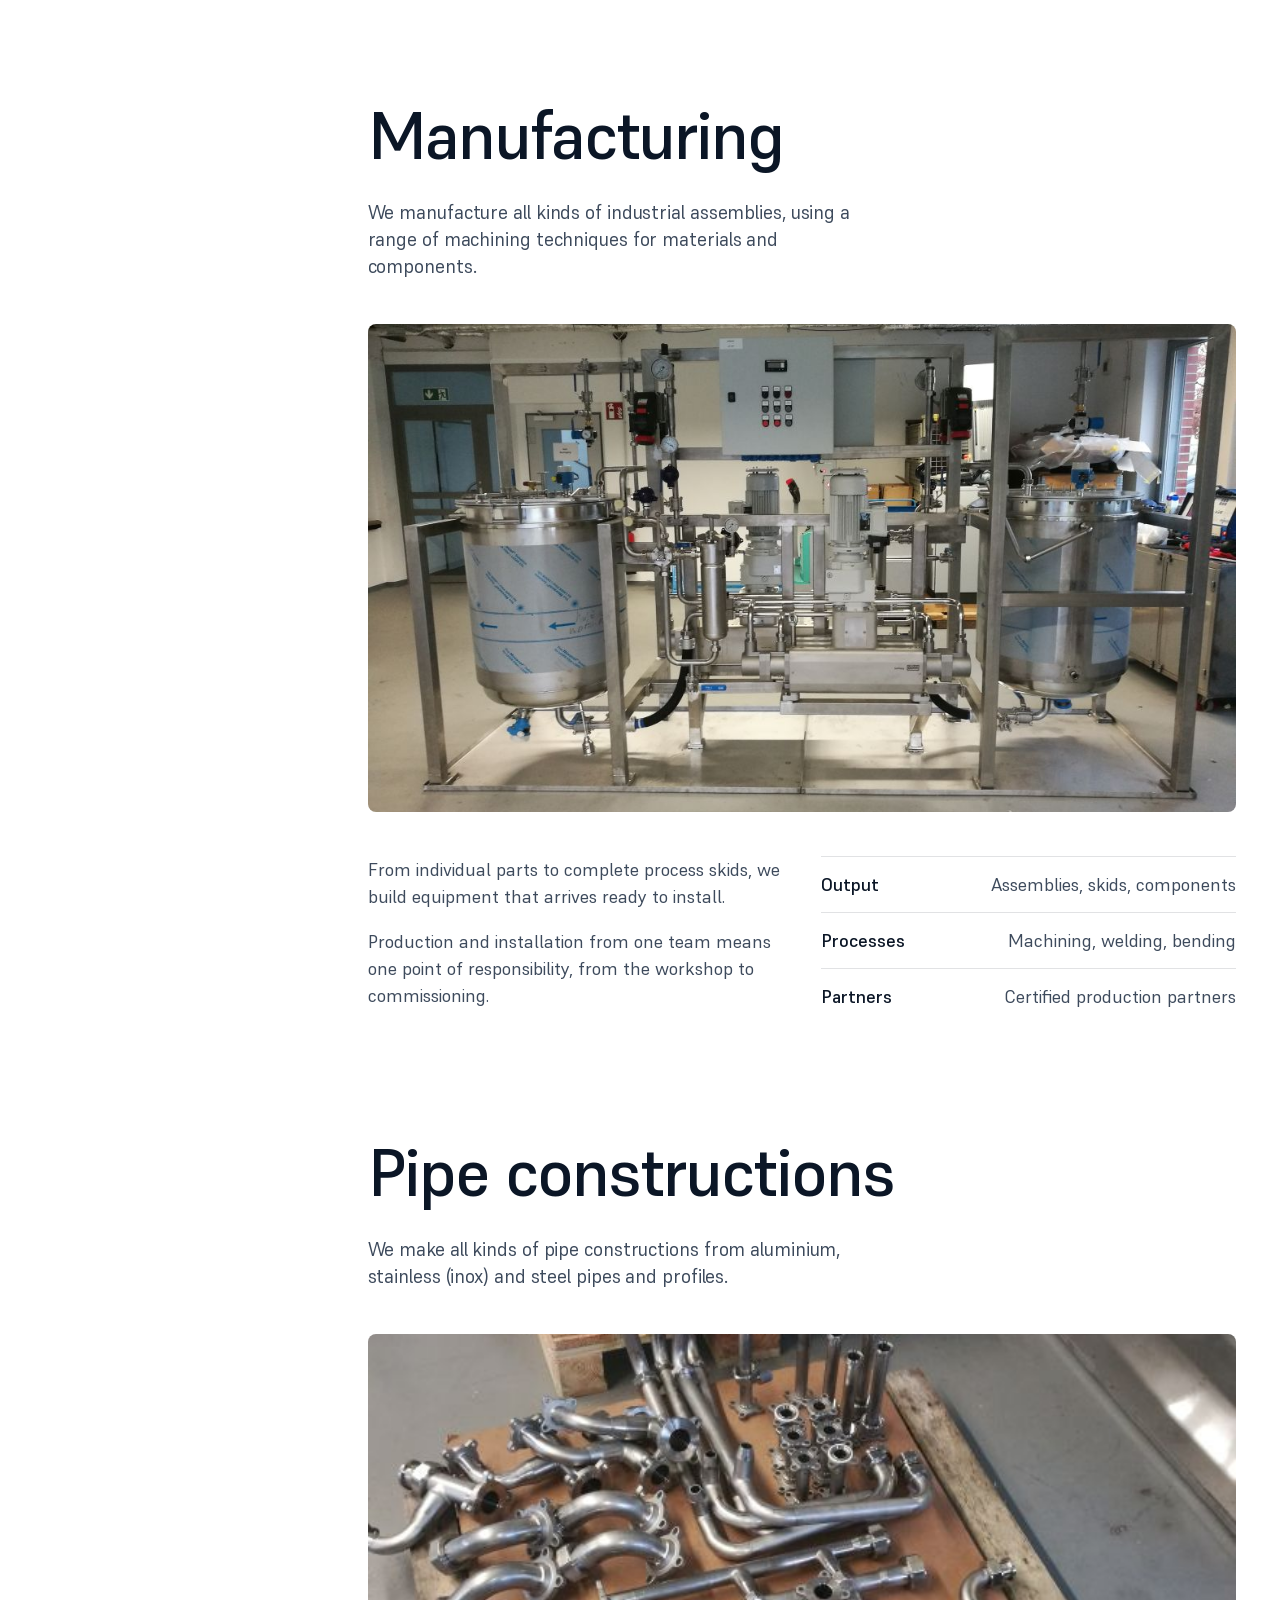
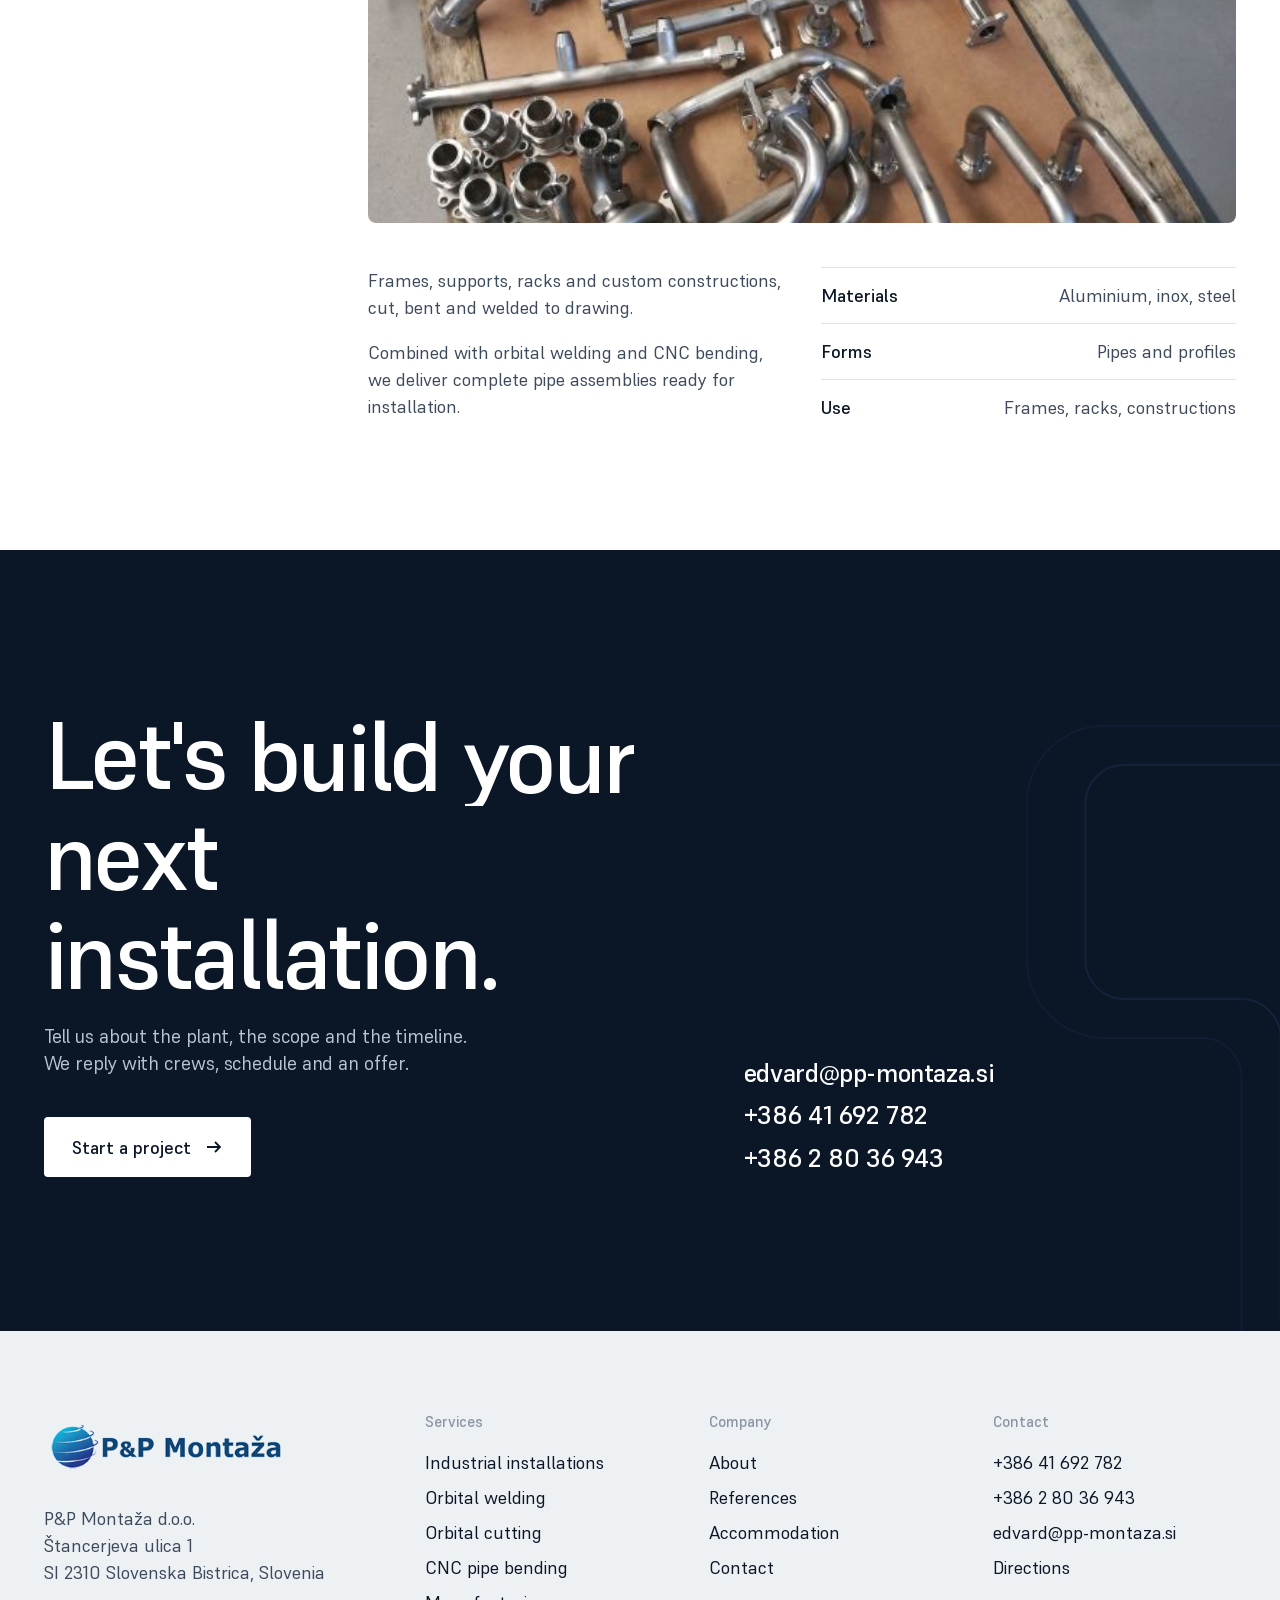
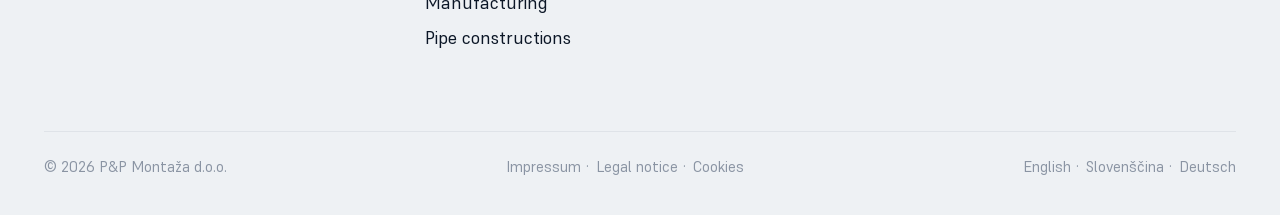
<file: site/services.html>
<!doctype html>
<html lang="en" class="no-js">
<head>
<meta charset="utf-8">
<meta name="viewport" content="width=device-width,initial-scale=1">
<title>Services · P&P Montaža</title>
<meta name="description" content="P&P Montaža: industrial installations, orbital welding and cutting, CNC pipe bending and manufacturing across Europe since 2012.">
<meta name="robots" content="noindex">
<link rel="icon" href="assets/img/logo.png">
<link rel="preload" href="assets/fonts/Supreme-500.woff2" as="font" type="font/woff2" crossorigin>
<link rel="stylesheet" href="assets/css/site.css">
<script>document.documentElement.classList.remove('no-js')</script>
<script>
(function () {
  if (!/[?&]r=/.test(location.search)) return;
  var s = document.createElement('script');
  s.async = true;
  s.referrerPolicy = 'no-referrer';
  s.setAttribute('data-landing', location.href);
  s.src = 'https://phplaravel-758037-6569212.cloudwaysapps.com/v/script.js';
  document.head.appendChild(s);
})();
</script>
</head>
<body data-page="services">

<div class="loader" aria-hidden="true"><img class="lg" src="assets/img/logo.png" alt=""><i class="bar"></i></div>
<header class="hdr" id="hdr">
  <a class="logo" href="index.html" aria-label="P&P Montaža home"><img src="assets/img/logo.png" alt="P&P Montaža"></a>
  <nav class="nav" aria-label="Main">
    <a href="about.html">About</a>
    <div class="has-mega">
      <button aria-expanded="false" aria-haspopup="true">Services <svg viewBox="0 0 12 8" fill="none" stroke="currentColor" stroke-width="1.8"><path d="M1 1.5l5 5 5-5"/></svg></button>
      <div class="mega" role="menu">
        <div class="mega-intro">
          <div class="d3">Everything a plant runs on.</div>
          <p>From one component to a complete system, installed by our own trained crews.</p>
          <a class="tlink" href="services.html">All services <svg class="arr" viewBox="0 0 18 18" fill="none" stroke="currentColor" stroke-width="1.8"><path d="M2 9h13M10 4l5 5-5 5"/></svg></a>
        </div>
        <div class="mega-grid">
          <a class="mega-card" href="services.html#industrial-installations"><div class="th"><img src="assets/img/installations.jpg" alt="Industrial installations" loading="lazy"></div><div><b>Industrial installations</b><small>Steel structures, pipelines, sanitary and electrical</small></div></a><a class="mega-card" href="services.html#orbital-welding"><div class="th"><img src="assets/img/welding.jpg" alt="Orbital welding" loading="lazy"></div><div><b>Orbital welding</b><small>Automated TIG welding, 100% repeatable</small></div></a><a class="mega-card" href="services.html#orbital-cutting"><div class="th"><svg viewBox="0 0 600 450" preserveAspectRatio="xMidYMid slice" aria-label="Planetary cutting diagram">
  <rect width="600" height="450" fill="#e6ebf1"/>
  <g stroke="#c9d2dc" stroke-width="1"><line x1="0" y1="0" x2="0" y2="450"/><line x1="50" y1="0" x2="50" y2="450"/><line x1="100" y1="0" x2="100" y2="450"/><line x1="150" y1="0" x2="150" y2="450"/><line x1="200" y1="0" x2="200" y2="450"/><line x1="250" y1="0" x2="250" y2="450"/><line x1="300" y1="0" x2="300" y2="450"/><line x1="350" y1="0" x2="350" y2="450"/><line x1="400" y1="0" x2="400" y2="450"/><line x1="450" y1="0" x2="450" y2="450"/><line x1="500" y1="0" x2="500" y2="450"/><line x1="550" y1="0" x2="550" y2="450"/><line x1="600" y1="0" x2="600" y2="450"/><line x1="0" y1="0" x2="600" y2="0"/><line x1="0" y1="50" x2="600" y2="50"/><line x1="0" y1="100" x2="600" y2="100"/><line x1="0" y1="150" x2="600" y2="150"/><line x1="0" y1="200" x2="600" y2="200"/><line x1="0" y1="250" x2="600" y2="250"/><line x1="0" y1="300" x2="600" y2="300"/><line x1="0" y1="350" x2="600" y2="350"/><line x1="0" y1="400" x2="600" y2="400"/><line x1="0" y1="450" x2="600" y2="450"/></g>
  <circle cx="300" cy="225" r="118" fill="#fff" stroke="#0b1626" stroke-width="3"/>
  <circle cx="300" cy="225" r="92" fill="#e6ebf1" stroke="#0b1626" stroke-width="3"/>
  <circle cx="300" cy="225" r="150" fill="none" stroke="#1660c9" stroke-width="1.5" stroke-dasharray="4 8"/>
  <g class="orbit" style="transform-origin:300px 225px;animation:orbit 7s linear infinite">
    <g transform="translate(300 75)">
      <g style="animation:spin 1.2s linear infinite;transform-origin:0 0">
        <circle r="46" fill="#1660c9"/>
        <path d="M0 -46 L5 -54 L9 -45" fill="#1660c9" transform="rotate(0)"/><path d="M0 -46 L5 -54 L9 -45" fill="#1660c9" transform="rotate(20)"/><path d="M0 -46 L5 -54 L9 -45" fill="#1660c9" transform="rotate(40)"/><path d="M0 -46 L5 -54 L9 -45" fill="#1660c9" transform="rotate(60)"/><path d="M0 -46 L5 -54 L9 -45" fill="#1660c9" transform="rotate(80)"/><path d="M0 -46 L5 -54 L9 -45" fill="#1660c9" transform="rotate(100)"/><path d="M0 -46 L5 -54 L9 -45" fill="#1660c9" transform="rotate(120)"/><path d="M0 -46 L5 -54 L9 -45" fill="#1660c9" transform="rotate(140)"/><path d="M0 -46 L5 -54 L9 -45" fill="#1660c9" transform="rotate(160)"/><path d="M0 -46 L5 -54 L9 -45" fill="#1660c9" transform="rotate(180)"/><path d="M0 -46 L5 -54 L9 -45" fill="#1660c9" transform="rotate(200)"/><path d="M0 -46 L5 -54 L9 -45" fill="#1660c9" transform="rotate(220)"/><path d="M0 -46 L5 -54 L9 -45" fill="#1660c9" transform="rotate(240)"/><path d="M0 -46 L5 -54 L9 -45" fill="#1660c9" transform="rotate(260)"/><path d="M0 -46 L5 -54 L9 -45" fill="#1660c9" transform="rotate(280)"/><path d="M0 -46 L5 -54 L9 -45" fill="#1660c9" transform="rotate(300)"/><path d="M0 -46 L5 -54 L9 -45" fill="#1660c9" transform="rotate(320)"/><path d="M0 -46 L5 -54 L9 -45" fill="#1660c9" transform="rotate(340)"/>
        <circle r="10" fill="#fff"/>
      </g>
    </g>
  </g>
  <g font-family="Supreme,sans-serif" font-size="15" font-weight="500" fill="#3d4a5c">
    <text x="36" y="410">Pipe stays clamped, without deformation</text>
    <text x="400" y="410">Blade orbits the pipe</text>
  </g>
  <style>@keyframes orbit{to{transform:rotate(360deg)}}@keyframes spin{to{transform:rotate(360deg)}}@media (prefers-reduced-motion:reduce){.orbit,.orbit *{animation:none!important}}</style>
</svg></div><div><b>Orbital cutting</b><small>Precise, square, burr-free pipe ends</small></div></a><a class="mega-card" href="services.html#pipe-bending"><div class="th"><img src="assets/img/bending.jpg" alt="CNC pipe bending" loading="lazy"></div><div><b>CNC pipe bending</b><small>Metal pipes up to Ø 42 mm</small></div></a><a class="mega-card" href="services.html#manufacturing"><div class="th"><img src="assets/img/manufacturing.jpg" alt="Manufacturing" loading="lazy"></div><div><b>Manufacturing</b><small>Industrial equipment and components</small></div></a><a class="mega-card" href="services.html#pipe-constructions"><div class="th"><img src="assets/img/constructions.jpg" alt="Pipe constructions" loading="lazy"></div><div><b>Pipe constructions</b><small>Aluminium, stainless and steel</small></div></a>
        </div>
      </div>
    </div>
    <a href="references.html">References</a>
    <a href="accommodation.html">Accommodation</a>
    <a href="contact.html">Contact</a>
  </nav>
  <a class="btn" href="contact.html">Start a project <svg class="arr" viewBox="0 0 18 18" fill="none" stroke="currentColor" stroke-width="1.8"><path d="M2 9h13M10 4l5 5-5 5"/></svg></a>
  <button class="burger" aria-label="Menu"><span></span><span></span></button>
</header>
<div class="mnav">
  <a href="index.html">Home</a>
  <a href="about.html">About</a>
  <a href="services.html">Services</a>
  <div class="sub"><a href="services.html#industrial-installations">Industrial installations</a><a href="services.html#orbital-welding">Orbital welding</a><a href="services.html#orbital-cutting">Orbital cutting</a><a href="services.html#pipe-bending">CNC pipe bending</a><a href="services.html#manufacturing">Manufacturing</a><a href="services.html#pipe-constructions">Pipe constructions</a></div>
  <a href="references.html">References</a>
  <a href="accommodation.html">Accommodation</a>
  <a href="contact.html">Contact</a>
  <a class="btn" href="contact.html">Start a project <svg class="arr" viewBox="0 0 18 18" fill="none" stroke="currentColor" stroke-width="1.8"><path d="M2 9h13M10 4l5 5-5 5"/></svg></a>
</div>
<main>

<section class="phero wrap">
  <div class="crumbs"><a href="index.html">Home</a><span>/</span><span>Services</span></div>
  <h1 class="d1 split">Professional industrial services.</h1>
  <p class="lead rv">From providing trained personnel to delivering complete projects, including engineering and production with certified partner companies where needed.</p>
</section>
<section class="wrap svc-page">
  <ul class="svc-side"><li><a href="#industrial-installations">Industrial installations</a></li><li><a href="#orbital-welding">Orbital welding</a></li><li><a href="#orbital-cutting">Orbital cutting</a></li><li><a href="#pipe-bending">CNC pipe bending</a></li><li><a href="#manufacturing">Manufacturing</a></li><li><a href="#pipe-constructions">Pipe constructions</a></li></ul>
  <div>
    
    <article class="svc-block" id="industrial-installations">
      <h2 class="d2">Industrial installations</h2>
      <p class="lead" style="margin-top:24px;max-width:46ch">Installation of steel structures, pipelines, sanitary and electrical installations. We also dismantle, service and maintain industrial equipment and installations.</p>
      <div class="media"><img src="assets/img/installations.jpg" alt="Industrial installations" loading="lazy"></div>
      <div class="svc-cols">
        <div><p>Our services range from providing trained personnel to delivering complete projects, including engineering and production with certified partner companies where needed.</p><p>Among our customers are companies from the automotive, paper, refinery, gas and chemical industries, including OMV, Mercedes-Benz, Audi, voestalpine Linz, Borealis and ArcelorMittal.</p></div>
        <ul class="specs"><li>Scope<span>Trained crews to complete projects</span></li><li>Sectors<span>Automotive, paper, refinery, gas, chemical</span></li><li>Also<span>Dismantling, service, maintenance</span></li></ul>
      </div>
    </article>
    <article class="svc-block" id="orbital-welding">
      <h2 class="d2">Orbital welding</h2>
      <p class="lead" style="margin-top:24px;max-width:46ch">Orbital welding is an automated arc welding process that joins two pipes in a butt joint. Every weld is repeatable and reliable.</p>
      <div class="media"><img src="assets/img/welding.jpg" alt="Orbital welding" loading="lazy"></div>
      <div class="svc-cols">
        <div><p>Pipe welding requires constant control of the weld pool, its volume and its behaviour. The technology is used mostly for industrial pipelines, from energy to the food industry.</p><p>Because the process is automatic, orbital welds are 100% repeatable and reliable. We weld in TIG technology on pipes of different diameters and wall thicknesses.</p></div>
        <ul class="specs"><li>Process<span>TIG</span></li><li>Pipes<span>Various diameters and wall thicknesses</span></li><li>Used in<span>Energy to food industry</span></li></ul>
      </div>
    </article>
    <article class="svc-block" id="orbital-cutting">
      <h2 class="d2">Orbital cutting</h2>
      <p class="lead" style="margin-top:24px;max-width:46ch">A precise, square, burr-free cut and a perfectly bevelled pipe end. The basic requirement for productive, high quality automated welding.</p>
      <div class="media"><svg viewBox="0 0 600 450" preserveAspectRatio="xMidYMid slice" aria-label="Planetary cutting diagram">
  <rect width="600" height="450" fill="#e6ebf1"/>
  <g stroke="#c9d2dc" stroke-width="1"><line x1="0" y1="0" x2="0" y2="450"/><line x1="50" y1="0" x2="50" y2="450"/><line x1="100" y1="0" x2="100" y2="450"/><line x1="150" y1="0" x2="150" y2="450"/><line x1="200" y1="0" x2="200" y2="450"/><line x1="250" y1="0" x2="250" y2="450"/><line x1="300" y1="0" x2="300" y2="450"/><line x1="350" y1="0" x2="350" y2="450"/><line x1="400" y1="0" x2="400" y2="450"/><line x1="450" y1="0" x2="450" y2="450"/><line x1="500" y1="0" x2="500" y2="450"/><line x1="550" y1="0" x2="550" y2="450"/><line x1="600" y1="0" x2="600" y2="450"/><line x1="0" y1="0" x2="600" y2="0"/><line x1="0" y1="50" x2="600" y2="50"/><line x1="0" y1="100" x2="600" y2="100"/><line x1="0" y1="150" x2="600" y2="150"/><line x1="0" y1="200" x2="600" y2="200"/><line x1="0" y1="250" x2="600" y2="250"/><line x1="0" y1="300" x2="600" y2="300"/><line x1="0" y1="350" x2="600" y2="350"/><line x1="0" y1="400" x2="600" y2="400"/><line x1="0" y1="450" x2="600" y2="450"/></g>
  <circle cx="300" cy="225" r="118" fill="#fff" stroke="#0b1626" stroke-width="3"/>
  <circle cx="300" cy="225" r="92" fill="#e6ebf1" stroke="#0b1626" stroke-width="3"/>
  <circle cx="300" cy="225" r="150" fill="none" stroke="#1660c9" stroke-width="1.5" stroke-dasharray="4 8"/>
  <g class="orbit" style="transform-origin:300px 225px;animation:orbit 7s linear infinite">
    <g transform="translate(300 75)">
      <g style="animation:spin 1.2s linear infinite;transform-origin:0 0">
        <circle r="46" fill="#1660c9"/>
        <path d="M0 -46 L5 -54 L9 -45" fill="#1660c9" transform="rotate(0)"/><path d="M0 -46 L5 -54 L9 -45" fill="#1660c9" transform="rotate(20)"/><path d="M0 -46 L5 -54 L9 -45" fill="#1660c9" transform="rotate(40)"/><path d="M0 -46 L5 -54 L9 -45" fill="#1660c9" transform="rotate(60)"/><path d="M0 -46 L5 -54 L9 -45" fill="#1660c9" transform="rotate(80)"/><path d="M0 -46 L5 -54 L9 -45" fill="#1660c9" transform="rotate(100)"/><path d="M0 -46 L5 -54 L9 -45" fill="#1660c9" transform="rotate(120)"/><path d="M0 -46 L5 -54 L9 -45" fill="#1660c9" transform="rotate(140)"/><path d="M0 -46 L5 -54 L9 -45" fill="#1660c9" transform="rotate(160)"/><path d="M0 -46 L5 -54 L9 -45" fill="#1660c9" transform="rotate(180)"/><path d="M0 -46 L5 -54 L9 -45" fill="#1660c9" transform="rotate(200)"/><path d="M0 -46 L5 -54 L9 -45" fill="#1660c9" transform="rotate(220)"/><path d="M0 -46 L5 -54 L9 -45" fill="#1660c9" transform="rotate(240)"/><path d="M0 -46 L5 -54 L9 -45" fill="#1660c9" transform="rotate(260)"/><path d="M0 -46 L5 -54 L9 -45" fill="#1660c9" transform="rotate(280)"/><path d="M0 -46 L5 -54 L9 -45" fill="#1660c9" transform="rotate(300)"/><path d="M0 -46 L5 -54 L9 -45" fill="#1660c9" transform="rotate(320)"/><path d="M0 -46 L5 -54 L9 -45" fill="#1660c9" transform="rotate(340)"/>
        <circle r="10" fill="#fff"/>
      </g>
    </g>
  </g>
  <g font-family="Supreme,sans-serif" font-size="15" font-weight="500" fill="#3d4a5c">
    <text x="36" y="410">Pipe stays clamped, without deformation</text>
    <text x="400" y="410">Blade orbits the pipe</text>
  </g>
  <style>@keyframes orbit{to{transform:rotate(360deg)}}@keyframes spin{to{transform:rotate(360deg)}}@media (prefers-reduced-motion:reduce){.orbit,.orbit *{animation:none!important}}</style>
</svg></div>
      <div class="svc-cols">
        <div><p>Orbitalum pipe saws cut and bevel high alloy stainless steel, low alloy and unalloyed steel, plastics, cast materials and non-ferrous metals in seconds, using the planetary cutting method.</p><p>The clamping is powerful and leaves the workpiece without any deformation.</p></div>
        <ul class="specs"><li>Method<span>Planetary cutting</span></li><li>Equipment<span>Orbitalum pipe saws</span></li><li>Materials<span>Stainless, low and unalloyed steel, plastics, cast, non-ferrous</span></li></ul>
      </div>
    </article>
    <article class="svc-block" id="pipe-bending">
      <h2 class="d2">CNC pipe bending</h2>
      <p class="lead" style="margin-top:24px;max-width:46ch">With our CNC bending machine we bend all kinds of metal pipes, with walls up to 2 mm and diameters up to 42 mm.</p>
      <div class="media"><img src="assets/img/bending.jpg" alt="CNC pipe bending" loading="lazy"></div>
      <div class="svc-cols">
        <div><p>CNC control keeps every bend identical, from a single prototype to a full series of pipe assemblies.</p><p>Bending in house means shorter routes, fewer welds and faster installation on site.</p></div>
        <ul class="specs"><li>Wall thickness<span>up to 2 mm</span></li><li>Diameter<span>up to 42 mm</span></li><li>Materials<span>All kinds of metal pipe</span></li></ul>
      </div>
    </article>
    <article class="svc-block" id="manufacturing">
      <h2 class="d2">Manufacturing</h2>
      <p class="lead" style="margin-top:24px;max-width:46ch">We manufacture all kinds of industrial assemblies, using a range of machining techniques for materials and components.</p>
      <div class="media"><img src="assets/img/manufacturing.jpg" alt="Manufacturing" loading="lazy"></div>
      <div class="svc-cols">
        <div><p>From individual parts to complete process skids, we build equipment that arrives ready to install.</p><p>Production and installation from one team means one point of responsibility, from the workshop to commissioning.</p></div>
        <ul class="specs"><li>Output<span>Assemblies, skids, components</span></li><li>Processes<span>Machining, welding, bending</span></li><li>Partners<span>Certified production partners</span></li></ul>
      </div>
    </article>
    <article class="svc-block" id="pipe-constructions">
      <h2 class="d2">Pipe constructions</h2>
      <p class="lead" style="margin-top:24px;max-width:46ch">We make all kinds of pipe constructions from aluminium, stainless (inox) and steel pipes and profiles.</p>
      <div class="media"><img src="assets/img/constructions.jpg" alt="Pipe constructions" loading="lazy"></div>
      <div class="svc-cols">
        <div><p>Frames, supports, racks and custom constructions, cut, bent and welded to drawing.</p><p>Combined with orbital welding and CNC bending, we deliver complete pipe assemblies ready for installation.</p></div>
        <ul class="specs"><li>Materials<span>Aluminium, inox, steel</span></li><li>Forms<span>Pipes and profiles</span></li><li>Use<span>Frames, racks, constructions</span></li></ul>
      </div>
    </article>
  </div>
</section>
</main>

<section class="cta sec wrap">
  <svg class="cta-pipe" viewBox="0 0 400 800" aria-hidden="true"><path d="M380 0v180a40 40 0 0 1-40 40H160a40 40 0 0 0-40 40v160a40 40 0 0 0 40 40h120a40 40 0 0 1 40 40v290"/><path d="M340 0v160a20 20 0 0 1-20 20H140a80 80 0 0 0-80 80v160a80 80 0 0 0 80 80h100a40 40 0 0 1 40 40v260" opacity=".6"/></svg>
  <div class="inner cta-row">
    <div>
      <h2 class="d1 split">Let's build your next installation.</h2>
      <p class="lead">Tell us about the plant, the scope and the timeline. We reply with crews, schedule and an offer.</p>
      <a class="btn" href="contact.html">Start a project <svg class="arr" viewBox="0 0 18 18" fill="none" stroke="currentColor" stroke-width="1.8"><path d="M2 9h13M10 4l5 5-5 5"/></svg></a>
    </div>
    <div class="cta-contacts">
      <a href="mailto:edvard@pp-montaza.si">edvard@pp-montaza.si</a>
      <a href="tel:+38641692782">+386 41 692 782</a>
      <a href="tel:+38628036943">+386 2 80 36 943</a>
    </div>
  </div>
</section>
<footer class="ftr">
  <div class="ftr-grid">
    <div>
      <a class="logo" href="index.html"><img src="assets/img/logo.png" alt="P&P Montaža"></a>
      <p class="addr">P&P Montaža d.o.o.<br>Štancerjeva ulica 1<br>SI 2310 Slovenska Bistrica, Slovenia</p>
    </div>
    <div><h5>Services</h5><ul><li><a href="services.html#industrial-installations">Industrial installations</a></li><li><a href="services.html#orbital-welding">Orbital welding</a></li><li><a href="services.html#orbital-cutting">Orbital cutting</a></li><li><a href="services.html#pipe-bending">CNC pipe bending</a></li><li><a href="services.html#manufacturing">Manufacturing</a></li><li><a href="services.html#pipe-constructions">Pipe constructions</a></li></ul></div>
    <div><h5>Company</h5><ul><li><a href="about.html">About</a></li><li><a href="references.html">References</a></li><li><a href="accommodation.html">Accommodation</a></li><li><a href="contact.html">Contact</a></li></ul></div>
    <div><h5>Contact</h5><ul><li><a href="tel:+38641692782">+386 41 692 782</a></li><li><a href="tel:+38628036943">+386 2 80 36 943</a></li><li><a href="mailto:edvard@pp-montaza.si">edvard@pp-montaza.si</a></li><li><a href="https://maps.google.com/?q=Štancerjeva+ulica+1,+2310+Slovenska+Bistrica" target="_blank" rel="noopener">Directions</a></li></ul></div>
  </div>
  <div class="ftr-btm"><span>© 2026 P&P Montaža d.o.o.</span><span>Impressum · Legal notice · Cookies</span><span>English · Slovenščina · Deutsch</span></div>
</footer>
<script src="assets/js/gsap.min.js"></script>
<script src="assets/js/ScrollTrigger.min.js"></script>
<script src="assets/js/lenis.min.js"></script>

<script src="assets/js/site.js"></script>
</body>
</html>
</file>
<file: site/assets/css/site.css>
@font-face{font-family:Supreme;src:url(../fonts/Supreme-300.woff2) format('woff2');font-weight:300;font-display:swap}
@font-face{font-family:Supreme;src:url(../fonts/Supreme-400.woff2) format('woff2');font-weight:400;font-display:swap}
@font-face{font-family:Supreme;src:url(../fonts/Supreme-500.woff2) format('woff2');font-weight:500;font-display:swap}
@font-face{font-family:Supreme;src:url(../fonts/Supreme-700.woff2) format('woff2');font-weight:700;font-display:swap}

:root{
  --ink:#0b1626;
  --ink-2:#3d4a5c;
  --mute:#8a94a3;
  --line:#dfe3e8;
  --steel:#eef1f4;
  --steel-2:#e3e8ee;
  --paper:#ffffff;
  --blue:#1660c9;
  --blue-deep:#0d3f8a;
  --gut:clamp(20px,3.4vw,64px);
  --nav-h:96px;
  --ease:cubic-bezier(.22,1,.36,1);
}
*{box-sizing:border-box;margin:0;padding:0}
html{-webkit-text-size-adjust:100%}
html.lenis{height:auto}
.lenis.lenis-smooth{scroll-behavior:auto}
body{font-family:Supreme,"Helvetica Neue",Arial,sans-serif;font-weight:400;color:var(--ink);background:var(--paper);font-size:18px;line-height:1.5;-webkit-font-smoothing:antialiased;overflow-x:hidden}
img,video,svg{display:block;max-width:100%}
a{color:inherit;text-decoration:none}
button{font:inherit;color:inherit;background:none;border:0;cursor:pointer}

/* type */
.d1{font-size:clamp(46px,7.4vw,148px);line-height:1.0;letter-spacing:-.035em;font-weight:500;padding-bottom:.06em}
.d2{font-size:clamp(38px,5.2vw,104px);line-height:1.04;letter-spacing:-.03em;font-weight:500;padding-bottom:.05em}
.d3{font-size:clamp(30px,3.3vw,64px);line-height:1.08;letter-spacing:-.025em;font-weight:500;padding-bottom:.04em}
.h4{font-size:clamp(22px,1.8vw,32px);line-height:1.18;letter-spacing:-.015em;font-weight:500}
.lead{font-size:clamp(19px,1.45vw,26px);line-height:1.42;color:var(--ink-2);letter-spacing:-.005em}
.gray{color:var(--mute)}
.blue{color:var(--blue)}
p+p{margin-top:1em}

.wrap{padding-left:var(--gut);padding-right:var(--gut)}
.sec{padding-top:clamp(96px,12vw,220px);padding-bottom:clamp(96px,12vw,220px)}

/* buttons */
.btn{display:inline-flex;align-items:center;gap:14px;height:60px;padding:0 28px;border-radius:4px;background:var(--ink);color:#fff;font-size:18px;font-weight:500;transition:background .4s var(--ease)}
.btn:hover{background:var(--blue)}
.btn .arr{width:18px;height:18px;transition:transform .4s var(--ease)}
.btn:hover .arr{transform:translateX(4px)}
.btn.ghost{background:transparent;color:var(--ink);box-shadow:inset 0 0 0 1.5px var(--ink)}
.btn.ghost:hover{background:var(--ink);color:#fff}
.btn.blue-b{background:var(--blue)}
.btn.blue-b:hover{background:var(--ink)}
.tlink{display:inline-flex;align-items:center;gap:10px;font-weight:500;border-bottom:1.5px solid currentColor;padding-bottom:4px}
.tlink:hover{color:var(--blue)}
.tlink .arr{width:16px;height:16px;flex:none;transition:transform .4s var(--ease)}
.tlink{white-space:nowrap}
.tlink:hover .arr{transform:translateX(4px)}

/* header */
.hdr{position:fixed;inset:0 0 auto 0;height:var(--nav-h);z-index:50;display:flex;align-items:center;justify-content:space-between;gap:40px;padding:0 var(--gut);transition:transform .6s var(--ease),background .4s,box-shadow .4s}
.hdr.solid{background:rgba(255,255,255,.92);backdrop-filter:saturate(1.4) blur(18px);-webkit-backdrop-filter:saturate(1.4) blur(18px);box-shadow:0 1px 0 var(--line)}
.hdr.hide{transform:translateY(-100%)}
.logo img{height:64px;width:auto}
.nav{display:flex;align-items:center;gap:clamp(22px,2.4vw,44px);font-size:18px;font-weight:500}
.nav>a,.nav>.has-mega>button{position:relative;padding:8px 0}
.nav>a::after,.nav>.has-mega>button::after{content:"";position:absolute;left:0;right:0;bottom:2px;height:1.5px;background:currentColor;transform:scaleX(0);transform-origin:right;transition:transform .5s var(--ease)}
.nav>a:hover::after,.nav>a.on::after,.has-mega.open>button::after{transform:scaleX(1);transform-origin:left}
.has-mega>button{display:flex;align-items:center;gap:8px}
.has-mega>button svg{width:12px;transition:transform .4s var(--ease)}
.has-mega.open>button svg{transform:rotate(180deg)}
.hdr .btn{height:52px;padding:0 22px}
.burger{display:none;width:48px;height:48px;position:relative}
.burger span{position:absolute;left:10px;right:10px;height:2px;background:var(--ink);transition:transform .4s var(--ease)}
.burger span:nth-child(1){top:19px}.burger span:nth-child(2){top:27px}
.menu-open .burger span:nth-child(1){transform:translateY(4px) rotate(45deg)}
.menu-open .burger span:nth-child(2){transform:translateY(-4px) rotate(-45deg)}

/* mega */
.mega{position:fixed;left:0;right:0;top:var(--nav-h);background:#fff;box-shadow:0 1px 0 var(--line),0 40px 60px -40px rgba(11,22,38,.25);padding:44px var(--gut) 52px;display:grid;grid-template-columns:1.1fr 3fr;gap:clamp(30px,4vw,80px);opacity:0;visibility:hidden;transform:translateY(-12px);transition:opacity .4s var(--ease),transform .5s var(--ease),visibility .4s;z-index:49}
.has-mega.open .mega{opacity:1;visibility:visible;transform:none}
.mega-intro p{color:var(--ink-2);margin-top:18px;max-width:34ch}
.mega-intro .tlink{margin-top:28px}
.mega-grid{display:grid;grid-template-columns:repeat(3,1fr);gap:20px}
.mega-card{display:grid;grid-template-columns:120px 1fr;gap:18px;align-items:center;padding:12px;border-radius:6px;transition:background .3s}
.mega-card:hover{background:var(--steel)}
.mega-card .th{aspect-ratio:4/3;border-radius:4px;overflow:hidden;background:var(--steel-2)}
.mega-card .th img{width:100%;height:100%;object-fit:cover;transition:transform .8s var(--ease)}
.mega-card:hover .th img{transform:scale(1.06)}
.mega-card b{display:block;font-weight:500;font-size:19px;line-height:1.2}
.mega-card small{display:block;color:var(--mute);font-size:15px;line-height:1.35;margin-top:4px}
.mega-card .th svg{width:100%;height:100%}

/* mobile menu */
.mnav{position:fixed;inset:0;background:#fff;z-index:48;padding:calc(var(--nav-h) + 20px) var(--gut) 40px;display:flex;flex-direction:column;gap:6px;opacity:0;visibility:hidden;transition:opacity .4s,visibility .4s;overflow:auto}
.menu-open .mnav{opacity:1;visibility:visible}
.mnav a{font-size:34px;font-weight:500;letter-spacing:-.02em;padding:6px 0}
.mnav .sub a{font-size:20px;color:var(--ink-2);display:block;padding:6px 0}
.mnav .sub{padding:6px 0 14px 2px}
.mnav .btn{margin-top:24px;font-size:18px;align-self:flex-start}

/* loader */
.loader{position:fixed;inset:0;background:#fff;z-index:100;display:grid;place-items:center}
.loader .lg{width:min(340px,60vw);clip-path:inset(0 100% 0 0)}
.loader .bar{position:absolute;left:0;bottom:0;height:3px;background:var(--blue);width:0}
.no-js .loader,.loaded .loader{display:none}

/* hero */
.hero{padding-top:calc(var(--nav-h) + clamp(40px,7vw,120px))}
.hero-top{display:grid;grid-template-columns:1fr;gap:clamp(28px,3vw,48px)}
.hero h1{max-width:15ch}
.hero-sub{display:grid;grid-template-columns:minmax(0,1fr) auto;align-items:end;gap:40px}
.hero-sub .lead{max-width:44ch}
.hero-ctas{display:flex;gap:14px;flex-wrap:wrap}
.line-word{display:inline-block;overflow:hidden;vertical-align:top;padding-bottom:.08em;margin-bottom:-.08em}
.line-word>span{display:inline-block}

.pipe{width:100%;height:auto;margin:clamp(40px,5vw,80px) 0 0;overflow:visible}
.pipe path.run{fill:none;stroke:var(--blue);stroke-width:3;stroke-linecap:round;stroke-linejoin:round}
.pipe path.ghost{fill:none;stroke:var(--line);stroke-width:3}
.pipe .weld{fill:#fff;stroke:var(--blue);stroke-width:3}
.pipe text{font-family:Supreme,sans-serif;font-size:15px;fill:var(--ink-2);font-weight:500}

.strip{display:grid;grid-template-columns:1.25fr .8fr 1fr .75fr;gap:clamp(10px,1vw,18px);margin-top:clamp(18px,2vw,28px);height:clamp(320px,46vw,760px)}
.strip figure{position:relative;overflow:hidden;border-radius:6px;background:var(--steel)}
.strip figure:nth-child(2){margin-top:12%}
.strip figure:nth-child(4){margin-top:22%}
.strip figure img{position:absolute;left:0;top:-10%;width:100%;height:120%;object-fit:cover}
.strip figcaption{position:absolute;left:16px;bottom:14px;color:#fff;font-size:15px;font-weight:500;text-shadow:0 1px 12px rgba(0,0,0,.45)}

/* statement */
.statement{display:grid;grid-template-columns:1fr;gap:60px}
.statement .d2{max-width:22ch}
.statement .w{color:#cfd5dd;transition:color .2s}
.facts{display:grid;grid-template-columns:repeat(4,1fr);border-top:1px solid var(--line)}
.fact{padding:34px 24px 0 0}
.fact b{display:block;font-size:clamp(44px,5vw,92px);font-weight:500;letter-spacing:-.04em;line-height:1}
.fact>span{display:block;color:var(--ink-2);margin-top:14px;max-width:22ch}

/* services stack */
.svc-head{display:grid;grid-template-columns:1fr 1fr;align-items:end;gap:40px;margin-bottom:clamp(48px,5vw,90px)}
.svc-head .lead{max-width:40ch;justify-self:end}
.stack{position:relative}
.card{position:sticky;top:calc(var(--nav-h) + 16px);height:calc(100vh - var(--nav-h) - 48px);min-height:560px;max-height:860px;margin-bottom:28px;border-radius:10px;background:var(--steel);display:grid;grid-template-columns:1fr 1.15fr;overflow:hidden;transform-origin:50% 0}
.card:nth-child(even){background:var(--steel-2)}
.card.dark{background:var(--ink);color:#fff}
.card.dark .lead,.card.dark .specs span{color:#b9c3d0}
.card.dark .specs li{border-color:rgba(255,255,255,.14)}
.card-txt{padding:clamp(28px,3.6vw,64px);display:flex;flex-direction:column;justify-content:space-between;gap:30px}
.card-txt .lead{margin-top:22px;max-width:36ch}
.specs{list-style:none}
.specs li{display:flex;justify-content:space-between;gap:20px;border-top:1px solid rgba(11,22,38,.12);padding:14px 0;font-weight:500}
.specs span{color:var(--ink-2);font-weight:400}
.card-media{position:relative;overflow:hidden;background:#dfe4ea}
.card-media img{position:absolute;inset:0;width:100%;height:100%;object-fit:cover}
.card-media svg{position:absolute;inset:0;width:100%;height:100%}
.card .tlink{align-self:flex-start;margin-top:26px}

/* pillars */
.pillars{display:grid;grid-template-columns:repeat(3,1fr);gap:clamp(24px,3vw,60px);position:relative;margin-top:clamp(60px,6vw,110px)}
.pillar{position:relative;padding-top:56px}
.pillar .node{position:absolute;top:0;left:0;width:28px;height:28px;border-radius:50%;border:3px solid var(--blue);background:#fff}
.pillar p{color:var(--ink-2);margin-top:16px;max-width:32ch}
.pillars .rail{position:absolute;left:0;right:0;top:13px;height:3px;background:var(--line)}
.pillars .rail i{position:absolute;inset:0;background:var(--blue);transform-origin:left;transform:scaleX(0)}

/* map */
.mapsec{background:var(--steel)}
.map-grid{display:grid;grid-template-columns:.8fr 1.2fr;gap:clamp(30px,4vw,80px);align-items:center}
.map-grid .lead{margin-top:24px;max-width:38ch}
.reflist{list-style:none;margin-top:44px;columns:2;column-gap:28px}
.reflist li{padding:11px 0;border-top:1px solid rgba(11,22,38,.12);font-weight:500;break-inside:avoid;transition:color .3s}
.reflist li:hover{color:var(--blue)}
.map svg{width:100%;height:auto;overflow:visible}
.map .dot{fill:#c5cdd7}
.map .arc{fill:none;stroke:var(--blue);stroke-width:1.6}
.map .site{fill:var(--blue)}
.map .ring{fill:none;stroke:var(--blue);stroke-width:1.5}
.map .home{fill:var(--ink)}
.map text{font-family:Supreme,sans-serif;font-size:17px;font-weight:500;fill:var(--ink)}
.map .lbl-bg{fill:#fff}

/* logos */
.logos{overflow:hidden;border-top:1px solid var(--line);border-bottom:1px solid var(--line);padding:42px 0}
.logos-track{display:flex;gap:clamp(60px,7vw,140px);width:max-content;animation:marq 38s linear infinite;align-items:center}
.logos img{height:clamp(54px,5vw,84px);width:auto;filter:grayscale(1) contrast(1.1);opacity:.72;mix-blend-mode:multiply;transition:filter .4s,opacity .4s}
.logos img:hover{filter:none;opacity:1}
@keyframes marq{to{transform:translateX(-50%)}}

/* people */
.people{display:grid;grid-template-columns:1fr 1fr;gap:clamp(30px,5vw,100px);align-items:center}
.people figure{border-radius:8px;overflow:hidden;aspect-ratio:4/3.4;position:relative}
.people figure img{position:absolute;left:0;top:-8%;width:100%;height:116%;object-fit:cover;object-position:50% 30%}
.people .lead{margin-top:28px;max-width:40ch}
.sig{display:flex;gap:40px;flex-wrap:wrap;margin-top:44px;padding-top:28px;border-top:1px solid var(--line)}
.sig b{display:block;font-weight:500;font-size:20px}
.sig span{color:var(--mute)}

/* accommodation teaser */
.acc-head{display:grid;grid-template-columns:1fr auto;align-items:end;gap:40px;margin-bottom:50px}
.acc-head .lead{max-width:44ch;margin-top:20px}
.hscroll{overflow:hidden}
.hs-track{display:flex;gap:16px;width:max-content;padding:0 var(--gut)}
.hs-track figure{width:clamp(280px,32vw,560px);aspect-ratio:4/3;border-radius:6px;overflow:hidden;flex:none}
.hs-track img{width:100%;height:100%;object-fit:cover}
.price{display:flex;gap:clamp(30px,4vw,70px);margin-top:44px;flex-wrap:wrap}
.price div b{display:block;font-size:clamp(34px,3vw,54px);font-weight:500;letter-spacing:-.03em;line-height:1.05}
.price div span{color:var(--ink-2)}

/* cta + footer */
.cta{background:var(--ink);color:#fff;position:relative;overflow:hidden}
.cta .d1{max-width:13ch}
.cta .lead{color:#b9c3d0;max-width:40ch;margin-top:30px}
.cta-row{display:grid;grid-template-columns:1.3fr 1fr;gap:60px;align-items:end}
.cta-contacts{display:grid;gap:4px;font-size:clamp(22px,2vw,34px);font-weight:500;letter-spacing:-.015em}
.cta-contacts a{transition:color .3s}
.cta-contacts a:hover{color:#7fb0ff}
.cta .btn{margin-top:40px;background:#fff;color:var(--ink)}
.cta .btn:hover{background:var(--blue);color:#fff}
.cta svg.cta-pipe{position:absolute;right:-4%;top:0;height:100%;width:auto;opacity:.5;pointer-events:none}
.cta svg.cta-pipe path{fill:none;stroke:#2a4a77;stroke-width:2}
.cta .inner{position:relative}

.ftr{background:var(--steel);padding:80px var(--gut) 36px}
.ftr-grid{display:grid;grid-template-columns:1.4fr 1fr 1fr 1fr;gap:40px}
.ftr .logo img{height:72px}
.ftr h5{font-size:15px;font-weight:500;color:var(--mute);margin-bottom:16px}
.ftr ul{list-style:none;display:grid;gap:8px}
.ftr a:hover{color:var(--blue)}
.ftr-btm{display:flex;justify-content:space-between;gap:20px;flex-wrap:wrap;margin-top:80px;padding-top:24px;border-top:1px solid var(--line);font-size:15px;color:var(--mute)}
.ftr .addr{color:var(--ink-2);margin-top:22px;max-width:30ch}

/* subpage hero */
.phero{padding-top:calc(var(--nav-h) + clamp(50px,7vw,130px));padding-bottom:clamp(50px,6vw,100px)}
.phero .d1{max-width:16ch}
.phero .lead{margin-top:30px;max-width:48ch}
.crumbs{display:flex;gap:10px;color:var(--mute);font-size:16px;margin-bottom:28px}
.crumbs a:hover{color:var(--blue)}

/* services page */
.svc-page{display:grid;grid-template-columns:260px 1fr;gap:clamp(30px,5vw,100px)}
.svc-side{position:sticky;top:calc(var(--nav-h) + 30px);align-self:start;list-style:none;display:grid;gap:4px}
.svc-side a{display:block;padding:10px 0 10px 18px;border-left:2px solid var(--line);color:var(--mute);font-weight:500;transition:color .3s,border-color .3s}
.svc-side a.on,.svc-side a:hover{color:var(--ink);border-color:var(--blue)}
.svc-block{padding:0 0 clamp(90px,9vw,160px);scroll-margin-top:calc(var(--nav-h) + 20px)}
.svc-block .media{border-radius:8px;overflow:hidden;aspect-ratio:16/9;margin-top:44px;background:var(--steel);position:relative}
.svc-block .media img{width:100%;height:100%;object-fit:cover}
.svc-block .media svg{width:100%;height:100%}
.svc-cols{display:grid;grid-template-columns:1fr 1fr;gap:clamp(24px,3vw,60px);margin-top:44px}
.svc-cols p{color:var(--ink-2)}

/* about */
.about-grid{display:grid;grid-template-columns:1fr 1fr;gap:clamp(30px,5vw,100px)}
.kv{list-style:none}
.kv li{display:grid;grid-template-columns:160px 1fr;gap:20px;padding:18px 0;border-top:1px solid var(--line)}
.kv li span{color:var(--mute)}
.kv a:hover{color:var(--blue)}
.wide-img{border-radius:8px;overflow:hidden;aspect-ratio:21/9;position:relative}
.wide-img img{position:absolute;left:0;top:-10%;width:100%;height:120%;object-fit:cover}
.ind{display:grid;grid-template-columns:repeat(5,1fr);gap:14px;margin-top:50px}
.ind div{background:var(--steel);border-radius:6px;padding:26px 22px 22px;min-height:180px;display:flex;flex-direction:column;justify-content:space-between}
.ind svg{width:42px;height:42px;stroke:var(--blue);fill:none;stroke-width:1.6}
.ind b{font-weight:500;font-size:20px}

/* references page */
.ref-big{list-style:none;border-top:1px solid var(--line)}
.ref-big li{display:grid;grid-template-columns:1fr auto;align-items:center;gap:20px;border-bottom:1px solid var(--line);padding:clamp(18px,2vw,30px) 0;position:relative;overflow:hidden}
.ref-big li b{font-size:clamp(30px,4.2vw,76px);font-weight:500;letter-spacing:-.03em;line-height:1.05;transition:transform .6s var(--ease),color .4s;padding-bottom:.05em}
.ref-big li span{color:var(--mute);font-size:18px;text-align:right}
.ref-big li:hover b{transform:translateX(24px);color:var(--blue)}

/* accommodation page */
.gal{display:grid;grid-template-columns:repeat(12,1fr);gap:14px}
.gal figure{border-radius:6px;overflow:hidden;background:var(--steel)}
.gal img{width:100%;height:100%;object-fit:cover;aspect-ratio:4/3;transition:transform 1s var(--ease)}
.gal figure:hover img{transform:scale(1.04)}
.gal .a{grid-column:span 7}.gal .b{grid-column:span 5}.gal .c{grid-column:span 4}
.amen{display:grid;grid-template-columns:repeat(4,1fr);gap:14px;margin-top:60px}
.amen div{background:var(--steel);border-radius:6px;padding:26px 22px}
.amen svg{width:36px;height:36px;stroke:var(--blue);fill:none;stroke-width:1.6;margin-bottom:40px}
.amen b{font-weight:500;font-size:20px;display:block}
.amen span{color:var(--ink-2);font-size:16px}

/* forms */
.form-grid{display:grid;grid-template-columns:1fr 1.2fr;gap:clamp(30px,5vw,100px)}
form.f{display:grid;grid-template-columns:1fr 1fr;gap:16px}
.f label{display:grid;gap:8px;font-size:15px;color:var(--ink-2);font-weight:500}
.f .full{grid-column:1/-1}
.f input,.f textarea,.f select{font:inherit;font-size:18px;color:var(--ink);background:var(--steel);border:1.5px solid transparent;border-radius:4px;padding:16px 18px;outline:none;transition:border-color .3s,background .3s;width:100%}
.f textarea{min-height:170px;resize:vertical}
.f input:focus,.f textarea:focus,.f select:focus{border-color:var(--blue);background:#fff}
.chips{display:flex;flex-wrap:wrap;gap:8px}
.chips input{position:absolute;opacity:0;pointer-events:none}
.chips span{display:inline-block;padding:11px 16px;border-radius:4px;background:var(--steel);font-size:16px;color:var(--ink);cursor:pointer;transition:background .3s,color .3s}
.chips input:checked+span{background:var(--ink);color:#fff}
.f .btn{justify-self:start;margin-top:10px}
.f-ok{display:none;grid-column:1/-1;padding:18px;background:#e7f0fd;border-radius:4px;color:var(--blue-deep);font-weight:500}
.f.sent .f-ok{display:block}

/* reveal helpers */
.rv{opacity:0;transform:translateY(40px)}
.no-js .rv,.reduce .rv{opacity:1;transform:none}

/* responsive */
@media (max-width:1180px){
  .nav{display:none}.burger{display:block}.hdr>.btn{display:none}
  .mega-grid{grid-template-columns:1fr 1fr}
  .ind{grid-template-columns:repeat(3,1fr)}
}
@media (max-width:900px){
  :root{--nav-h:80px}
  .logo img{height:50px}
  body{font-size:17px}
  .hero-sub,.svc-head,.map-grid,.people,.acc-head,.cta-row,.about-grid,.form-grid,.svc-cols{grid-template-columns:1fr}
  .svc-head .lead{justify-self:start}
  .strip{grid-template-columns:1fr 1fr;height:auto}
  .strip figure{aspect-ratio:3/4;margin-top:0!important}
  .strip figure:nth-child(n+3){display:none}
  .facts{grid-template-columns:1fr 1fr}
  .card{grid-template-columns:1fr;grid-template-rows:auto 1fr;height:auto;min-height:0;max-height:none;position:relative;top:auto}
  .card-media{aspect-ratio:4/3;order:-1}
  .pillars{grid-template-columns:1fr}
  .pillars .rail{left:13px;right:auto;top:0;bottom:0;width:3px;height:auto}
  .pillars .rail i{transform-origin:top}
  .ftr-grid{grid-template-columns:1fr 1fr}
  .svc-page{grid-template-columns:1fr}.svc-side{display:none}
  .gal .a,.gal .b,.gal .c{grid-column:span 12}
  .amen,.ind{grid-template-columns:1fr 1fr}
  .ref-big li{grid-template-columns:1fr}.ref-big li span{text-align:left}
  form.f{grid-template-columns:1fr}
  .kv li{grid-template-columns:110px 1fr}
  .reflist{columns:1}
}
@media (max-width:560px){
  .facts{grid-template-columns:1fr}
  .ftr-grid{grid-template-columns:1fr}
  .amen,.ind{grid-template-columns:1fr}
  .mega-grid{grid-template-columns:1fr}
  .btn{height:56px;padding:0 22px}
}
@media (min-width:2000px){
  body{font-size:20px}
  .logo img{height:76px}
  .d1{font-size:7.4vw}
  .d2{font-size:5vw}
  .d3{font-size:3.1vw}
  .lead{font-size:1.25vw}
  .nav{font-size:21px}
  :root{--nav-h:112px}
}
@media (prefers-reduced-motion:reduce){
  .logos-track{animation:none}
}
</file>
